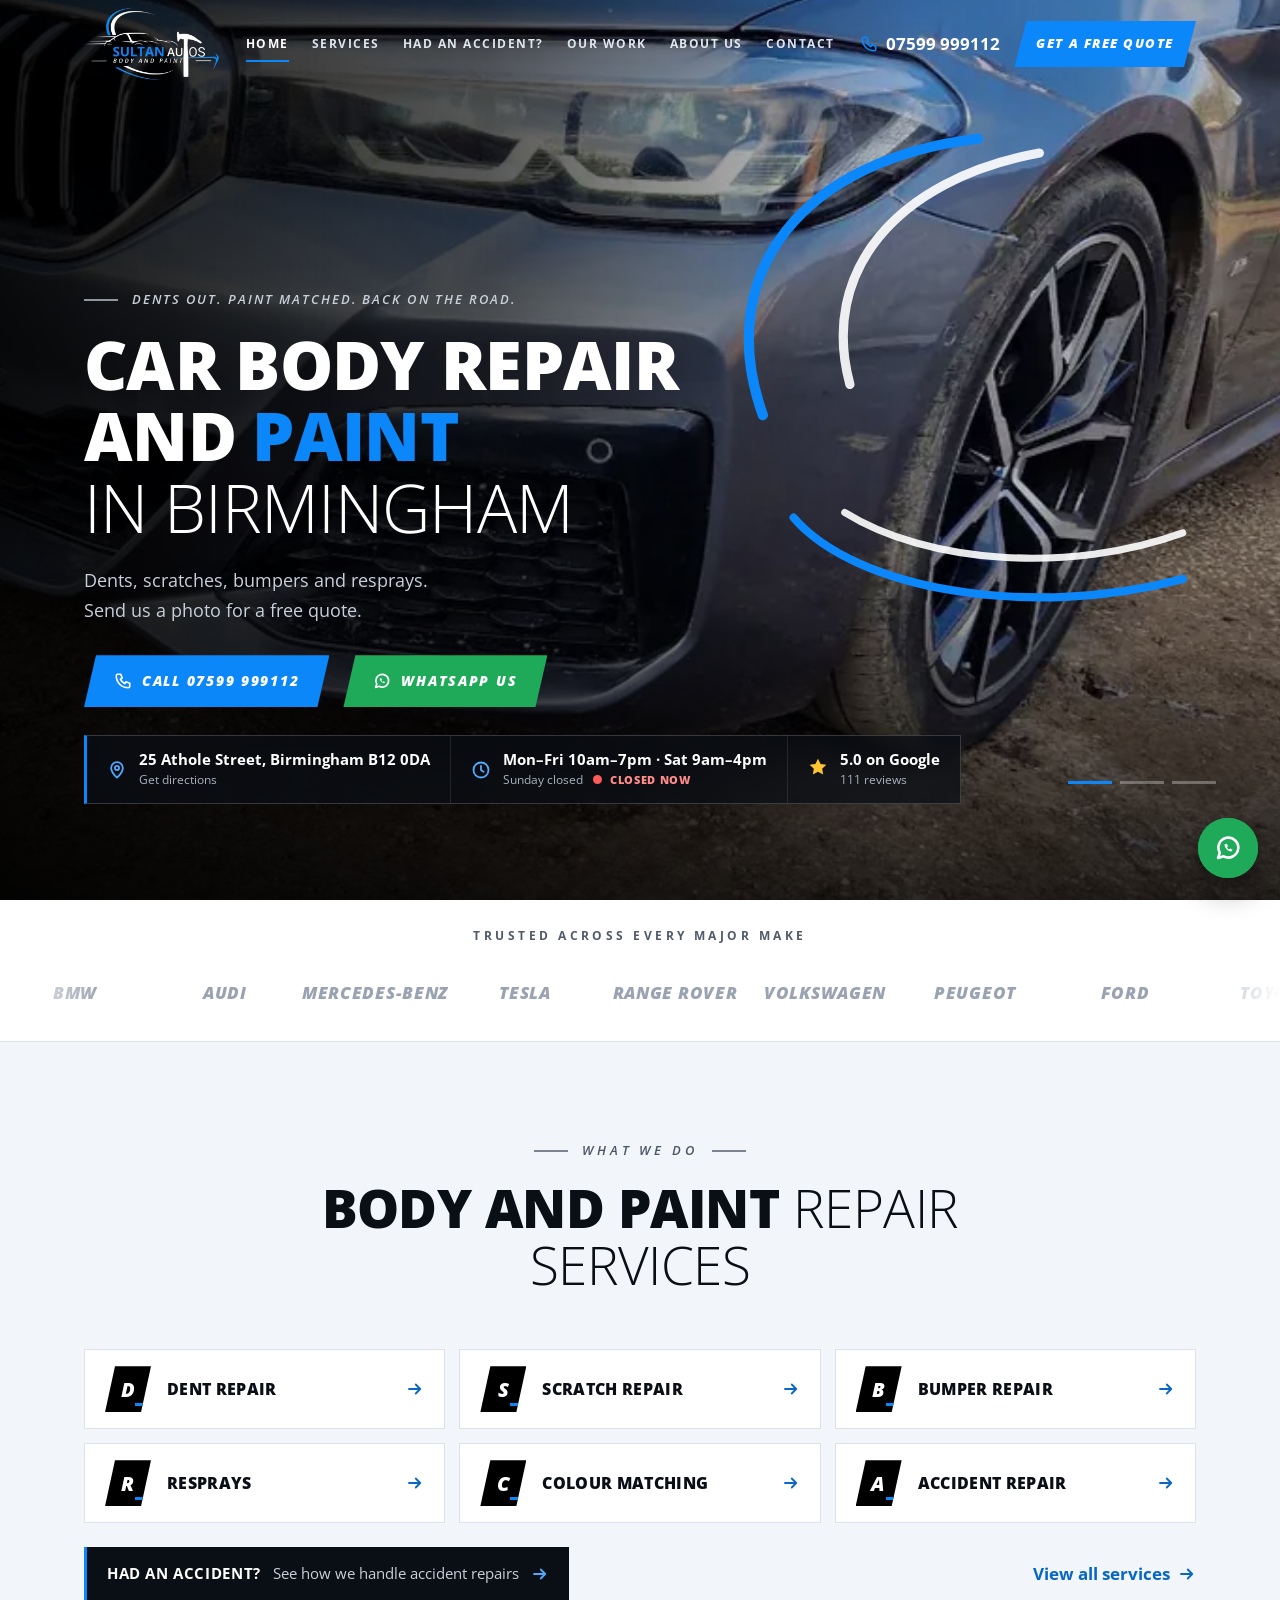
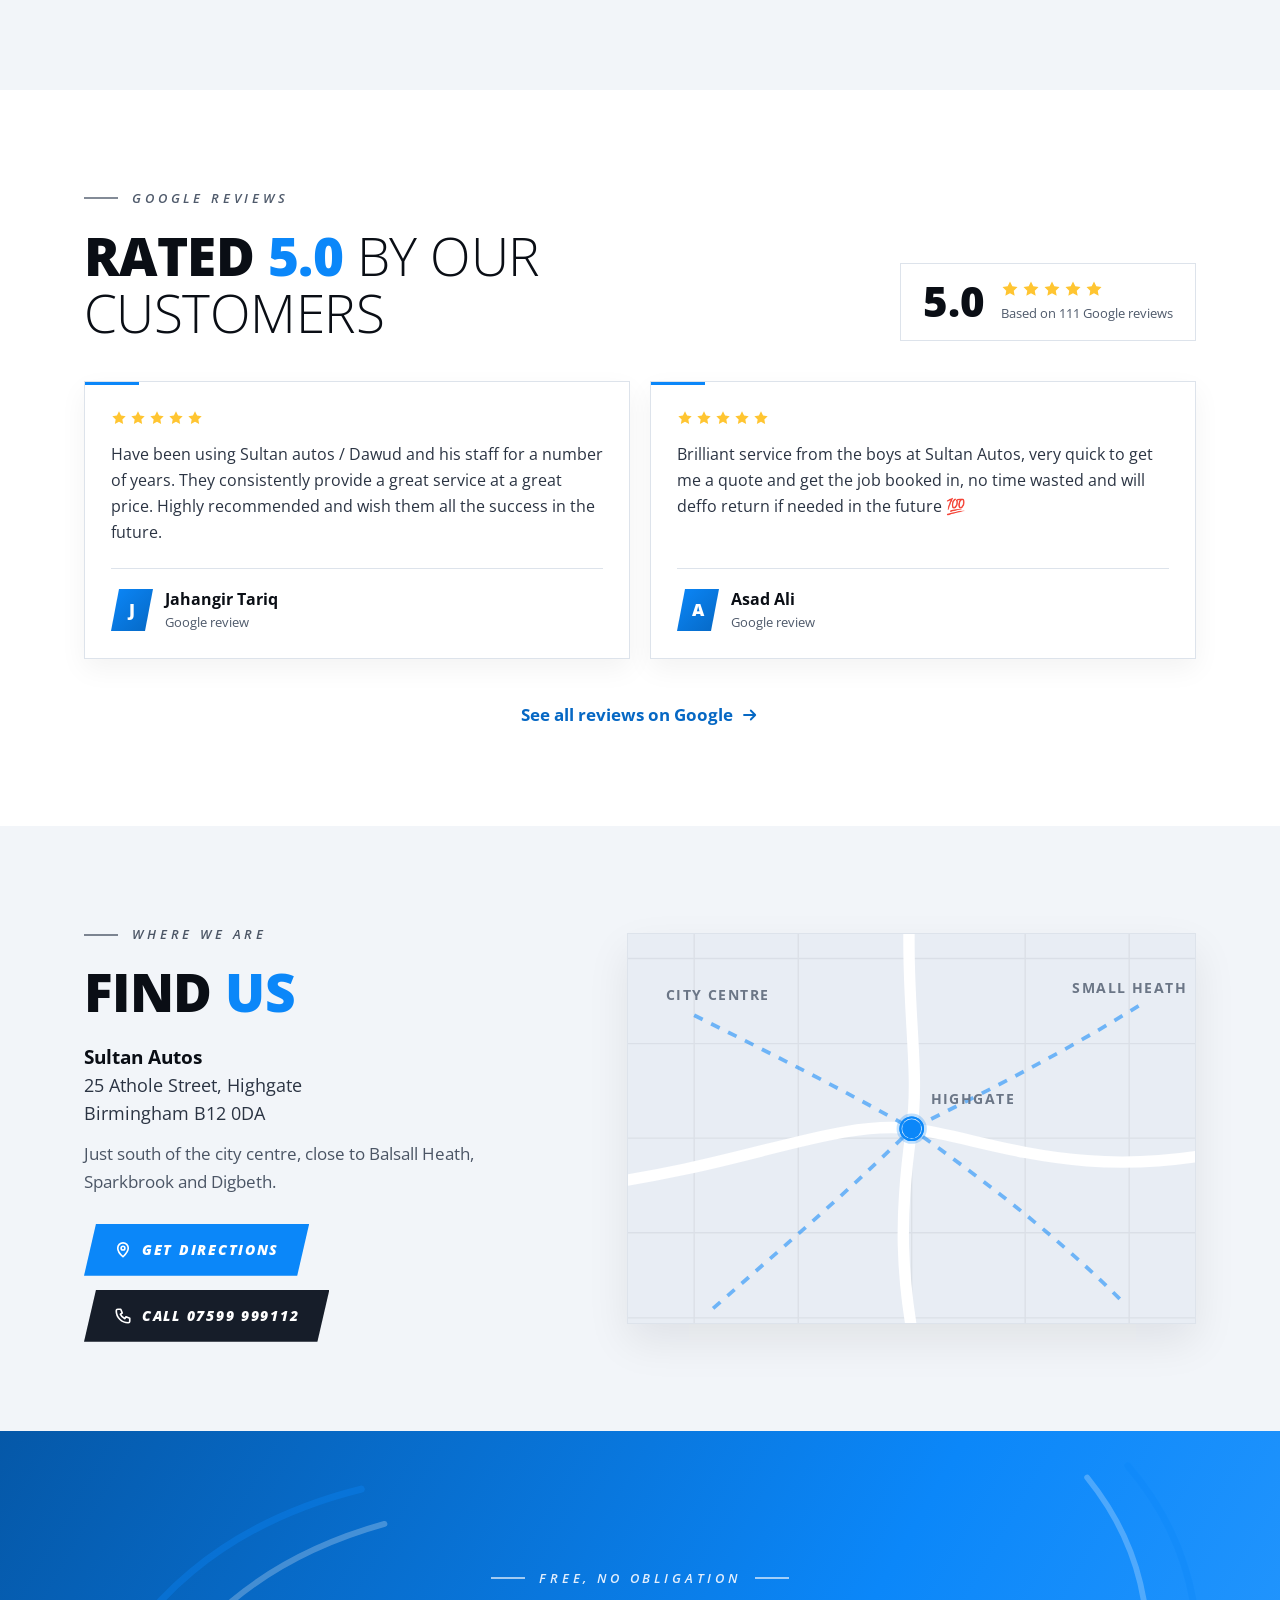
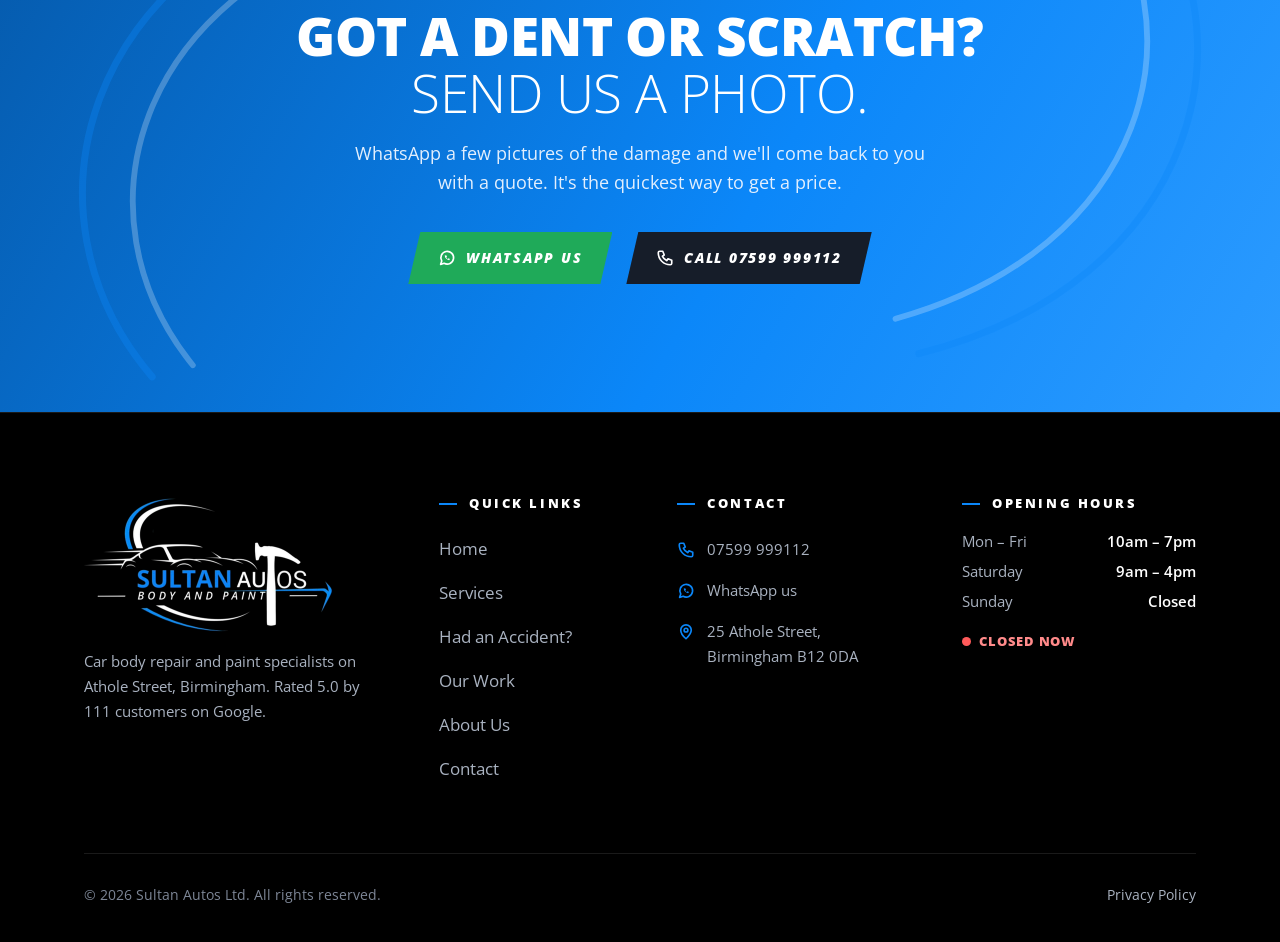
<file: index.html>
<!doctype html>
<html lang="en-GB">
<head>
<meta charset="utf-8">
<meta name="viewport" content="width=device-width, initial-scale=1, viewport-fit=cover">
<title>Sultan Autos | Car Body Repair &amp; Paint Shop, Birmingham</title>
<meta name="description" content="5.0 rated car body repair and paint shop in Birmingham B12. Dent, scratch and bumper repair, resprays, colour matching and accident repair. Free quotes.">
<meta name="theme-color" content="#000000">
<link rel="icon" href="data:image/svg+xml,%3Csvg xmlns='http://www.w3.org/2000/svg' viewBox='0 0 64 64'%3E%3Crect width='64' height='64' fill='%23000'/%3E%3Cpath d='M14 50C4 36 10 16 30 10' fill='none' stroke='%230b87f9' stroke-width='5' stroke-linecap='round'/%3E%3Ctext x='34' y='46' font-family='Arial,sans-serif' font-weight='900' font-style='italic' font-size='34' fill='%23fff' text-anchor='middle'%3ES%3C/text%3E%3C/svg%3E">
<meta property="og:type" content="website">
<meta property="og:title" content="Sultan Autos | Car Body Repair &amp; Paint Shop, Birmingham">
<meta property="og:description" content="5.0 rated car body repair and paint shop in Birmingham B12. Dent, scratch and bumper repair, resprays, colour matching and accident repair. Free quotes.">
<link rel="canonical" href="https://sultanautos.uk/">
<meta property="og:url" content="https://sultanautos.uk/">
<meta property="og:site_name" content="Sultan Autos">
<meta property="og:image" content="https://sultanautos.uk/assets/img/og/og-home.jpg">
<meta property="og:image:width" content="1062">
<meta property="og:image:height" content="556">
<meta property="og:image:alt" content="Grey BMW 5 Series at Sultan Autos, Birmingham">
<meta name="twitter:card" content="summary_large_image">
<link rel="preload" href="assets/fonts/open-sans.woff2" as="font" type="font/woff2" crossorigin>
<link rel="stylesheet" href="assets/css/style.css">
<script>document.documentElement.classList.add('js');function blf(i){if(!i.dataset.t){i.dataset.t=1;i.src=i.src.replace(/[.]svg$/,'.png')}else{var b=document.createElement('b');b.textContent=i.alt;i.replaceWith(b)}}</script>
<script type="application/ld+json">{"@context":"https://schema.org","@type":"AutoBodyShop","name":"Sultan Autos Ltd","description":"Car body repair and paint shop in Birmingham offering dent, scratch and bumper repair, resprays, colour matching and accident repair.","telephone":"+447599999112","address":{"@type":"PostalAddress","streetAddress":"25 Athole Street","addressLocality":"Birmingham","postalCode":"B12 0DA","addressCountry":"GB"},"geo":{"@type":"GeoCoordinates","latitude":52.463938,"longitude":-1.882437},"openingHoursSpecification":[{"@type":"OpeningHoursSpecification","dayOfWeek":["Monday","Tuesday","Wednesday","Thursday","Friday"],"opens":"10:00","closes":"19:00"},{"@type":"OpeningHoursSpecification","dayOfWeek":["Saturday"],"opens":"09:00","closes":"16:00"}],"url":"https://sultanautos.uk/","image":"https://sultanautos.uk/assets/img/og/og-home.jpg"}</script>
</head>
<body>
<a class="skip" href="#main">Skip to content</a>
<header class="hdr" id="hdr">
  <div class="wrap hdr-in">
    <a class="brand" href="index.html" aria-label="Sultan Autos, body and paint, home"><img src="assets/img/logo.webp" alt="Sultan Autos Body and Paint" width="500" height="272"></a>
    <nav class="nav" aria-label="Main"><a href="index.html" aria-current="page">Home</a><a href="services.html">Services</a><a href="accident-repair.html">Had an Accident?</a><a href="our-work.html">Our Work</a><a href="about.html">About Us</a><a href="contact.html">Contact</a></nav>
    <div class="hdr-cta">
      <a class="hdr-tel" href="tel:+447599999112"><svg viewBox="0 0 24 24" fill="none" stroke="currentColor" stroke-width="2.2" stroke-linecap="round" stroke-linejoin="round" aria-hidden="true"><path d="M5 3h4l2 5-2.5 1.5a11 11 0 0 0 6 6L16 13l5 2v4a2 2 0 0 1-2 2A16 16 0 0 1 3 5a2 2 0 0 1 2-2Z"/></svg>07599 999112</a>
      <a class="btn sm" href="contact.html#quote">Get a Free Quote</a>
      <a class="icon-btn" href="tel:+447599999112" aria-label="Call Sultan Autos on 07599 999112"><svg viewBox="0 0 24 24" fill="none" stroke="currentColor" stroke-width="2.2" stroke-linecap="round" stroke-linejoin="round" aria-hidden="true"><path d="M5 3h4l2 5-2.5 1.5a11 11 0 0 0 6 6L16 13l5 2v4a2 2 0 0 1-2 2A16 16 0 0 1 3 5a2 2 0 0 1 2-2Z"/></svg></a>
      <button class="burger" id="burger" type="button" aria-label="Open menu" aria-expanded="false" aria-controls="drawer"><span></span><span></span><span></span></button>
    </div>
  </div>
</header>
<div class="drawer" id="drawer" aria-hidden="true">
  <nav aria-label="Mobile"><a class="dl" href="index.html" aria-current="page" style="transition-delay:0.06s">Home<svg viewBox="0 0 24 24" fill="none" stroke="currentColor" stroke-width="2.4" stroke-linecap="round" stroke-linejoin="round" aria-hidden="true"><path d="M4 12h15M13 6l6 6-6 6"/></svg></a><a class="dl" href="services.html" style="transition-delay:0.11s">Services<svg viewBox="0 0 24 24" fill="none" stroke="currentColor" stroke-width="2.4" stroke-linecap="round" stroke-linejoin="round" aria-hidden="true"><path d="M4 12h15M13 6l6 6-6 6"/></svg></a><a class="dl" href="accident-repair.html" style="transition-delay:0.16s">Had an Accident?<svg viewBox="0 0 24 24" fill="none" stroke="currentColor" stroke-width="2.4" stroke-linecap="round" stroke-linejoin="round" aria-hidden="true"><path d="M4 12h15M13 6l6 6-6 6"/></svg></a><a class="dl" href="our-work.html" style="transition-delay:0.21s">Our Work<svg viewBox="0 0 24 24" fill="none" stroke="currentColor" stroke-width="2.4" stroke-linecap="round" stroke-linejoin="round" aria-hidden="true"><path d="M4 12h15M13 6l6 6-6 6"/></svg></a><a class="dl" href="about.html" style="transition-delay:0.26s">About Us<svg viewBox="0 0 24 24" fill="none" stroke="currentColor" stroke-width="2.4" stroke-linecap="round" stroke-linejoin="round" aria-hidden="true"><path d="M4 12h15M13 6l6 6-6 6"/></svg></a><a class="dl" href="contact.html" style="transition-delay:0.31s">Contact<svg viewBox="0 0 24 24" fill="none" stroke="currentColor" stroke-width="2.4" stroke-linecap="round" stroke-linejoin="round" aria-hidden="true"><path d="M4 12h15M13 6l6 6-6 6"/></svg></a></nav>
  <div class="btns"><a class="btn" href="contact.html#quote">Get a Free Quote</a><a class="btn wa" href="https://wa.me/447599999112?text=Hi%20Sultan%20Autos%2C%20I%27d%20like%20a%20quote." target="_blank" rel="noopener"><svg viewBox="0 0 24 24" fill="none" stroke="currentColor" stroke-width="2.2" stroke-linecap="round" stroke-linejoin="round" aria-hidden="true"><path d="M3.5 20.5 5 16a8.5 8.5 0 1 1 3.2 3.1Z"/><path d="M9 8.8c0 3 2.6 5.8 5.8 6.2l1.2-1.6-2-1-.9.9a4 4 0 0 1-2-2l.9-.9-1-2Z" fill="currentColor" stroke="none"/></svg>WhatsApp Us</a></div>
</div>
<main id="main">
<section class="hero">
  <div class="hero-media">
    <div class="slide on"><img src="assets/img/bmw5.webp" width="1100" height="556" alt="Grey BMW 5 Series at Sultan Autos" style="object-position:center 60%"></div>
    <div class="slide"><img src="assets/img/rangerover.webp" width="1200" height="626" alt="Silver Range Rover Sport" style="object-position:center 55%" loading="lazy"></div>
    <div class="slide"><img src="assets/img/bmw4_done.webp" width="716" height="727" alt="BMW 4 Series finished in the yard" style="object-position:center 60%" loading="lazy"></div>
  </div>
  <svg class="swoosh" viewBox="0 0 700 520" aria-hidden="true"><path pathLength="1" d="M330 30C160 50 70 160 120 300" stroke="#0b87f9" stroke-width="10"/><path class="s2" pathLength="1" d="M390 44C250 70 175 160 205 270" stroke="#fff" stroke-width="9"/><path pathLength="1" d="M150 400c60 70 230 100 380 60" stroke="#0b87f9" stroke-width="8"/><path class="s2" pathLength="1" d="M200 395c80 50 220 60 330 20" stroke="#fff" stroke-width="7"/></svg>
  <div class="wrap hero-in">
    <span class="eyebrow left hero-tag fade-up">Dents Out. Paint Matched. Back on the Road.</span>
    <h1><span class="ln"><span>Car Body Repair</span></span><span class="ln"><span>and <span class="blue">Paint</span></span></span><span class="ln"><span class="thin">in Birmingham</span></span></h1>
    <p class="lead fade-up d2">Dents, scratches, bumpers and resprays.<br>Send us a photo for a free quote.</p>
    <div class="btns fade-up d3"><a class="btn" href="tel:+447599999112"><svg viewBox="0 0 24 24" fill="none" stroke="currentColor" stroke-width="2.2" stroke-linecap="round" stroke-linejoin="round" aria-hidden="true"><path d="M5 3h4l2 5-2.5 1.5a11 11 0 0 0 6 6L16 13l5 2v4a2 2 0 0 1-2 2A16 16 0 0 1 3 5a2 2 0 0 1 2-2Z"/></svg>Call 07599 999112</a><a class="btn wa" href="https://wa.me/447599999112?text=Hi%20Sultan%20Autos%2C%20I%27d%20like%20a%20quote." target="_blank" rel="noopener"><svg viewBox="0 0 24 24" fill="none" stroke="currentColor" stroke-width="2.2" stroke-linecap="round" stroke-linejoin="round" aria-hidden="true"><path d="M3.5 20.5 5 16a8.5 8.5 0 1 1 3.2 3.1Z"/><path d="M9 8.8c0 3 2.6 5.8 5.8 6.2l1.2-1.6-2-1-.9.9a4 4 0 0 1-2-2l.9-.9-1-2Z" fill="currentColor" stroke="none"/></svg>WhatsApp Us</a></div>
    <div class="hero-info fade-up d4">
      <a href="https://www.google.com/maps/dir/?api=1&amp;destination=Sultan+Autos+LTD%2C+25+Athole+St%2C+Birmingham+B12+0DA" target="_blank" rel="noopener"><svg viewBox="0 0 24 24" fill="none" stroke="currentColor" stroke-width="2.2" stroke-linecap="round" stroke-linejoin="round" aria-hidden="true"><path d="M12 21s7-6.2 7-11.5A7 7 0 0 0 5 9.5C5 14.8 12 21 12 21Z"/><circle cx="12" cy="9.5" r="2.5"/></svg><span><b>25 Athole Street, Birmingham B12 0DA</b><small>Get directions</small></span></a>
      <div><svg viewBox="0 0 24 24" fill="none" stroke="currentColor" stroke-width="2.2" stroke-linecap="round" stroke-linejoin="round" aria-hidden="true"><circle cx="12" cy="12" r="9"/><path d="M12 7v5l3 2"/></svg><span><b>Mon–Fri 10am–7pm · Sat 9am–4pm</b><small>Sunday closed<span class="hrs-badge" hidden></span></small></span></div>
      <a href="#reviews"><span class="hi-star"><svg viewBox="0 0 24 24" fill="currentColor" aria-hidden="true"><path d="m12 2 3.1 6.3 6.9 1-5 4.9 1.2 6.8L12 17.8 5.8 21 7 14.2 2 9.3l6.9-1Z"/></svg></span><span><b>5.0 on Google</b><small>111 reviews</small></span></a>
    </div>
  </div>
  <div class="hero-dots"><button type="button" class="on" aria-label="Show photo 1"></button><button type="button" aria-label="Show photo 2"></button><button type="button" aria-label="Show photo 3"></button></div>
</section>
<section class="brands" aria-label="Car brands we repair">
  <p class="brands-label">Trusted across every major make</p>
  <div class="brands-wrap"><div class="strip-t"><ul><li><b>BMW</b></li><li><b>Audi</b></li><li><b>Mercedes-Benz</b></li><li><b>Tesla</b></li><li><b>Range Rover</b></li><li><b>Volkswagen</b></li><li><b>Peugeot</b></li><li><b>Ford</b></li><li><b>Toyota</b></li><li><b>Nissan</b></li><li><b>Kia</b></li><li><b>Vauxhall</b></li></ul><ul aria-hidden="true"><li><b>BMW</b></li><li><b>Audi</b></li><li><b>Mercedes-Benz</b></li><li><b>Tesla</b></li><li><b>Range Rover</b></li><li><b>Volkswagen</b></li><li><b>Peugeot</b></li><li><b>Ford</b></li><li><b>Toyota</b></li><li><b>Nissan</b></li><li><b>Kia</b></li><li><b>Vauxhall</b></li></ul></div></div>
</section>

<section class="sec light tight" id="services">
  <div class="wrap">
    <div class="sec-head center"><span class="eyebrow" data-r>What we do</span><h2 data-r data-d="1">Body and Paint <span class="thin">Repair Services</span></h2></div>
    <div class="svc-grid">
      <a class="svc-tile" href="services.html#dent-repair" data-r data-d="1"><span class="ltr" aria-hidden="true">D</span><span>Dent Repair</span><svg viewBox="0 0 24 24" fill="none" stroke="currentColor" stroke-width="2.4" stroke-linecap="round" stroke-linejoin="round" aria-hidden="true"><path d="M4 12h15M13 6l6 6-6 6"/></svg></a>
      <a class="svc-tile" href="services.html#scratch-repair" data-r data-d="2"><span class="ltr" aria-hidden="true">S</span><span>Scratch Repair</span><svg viewBox="0 0 24 24" fill="none" stroke="currentColor" stroke-width="2.4" stroke-linecap="round" stroke-linejoin="round" aria-hidden="true"><path d="M4 12h15M13 6l6 6-6 6"/></svg></a>
      <a class="svc-tile" href="services.html#bumper-repair" data-r data-d="3"><span class="ltr" aria-hidden="true">B</span><span>Bumper Repair</span><svg viewBox="0 0 24 24" fill="none" stroke="currentColor" stroke-width="2.4" stroke-linecap="round" stroke-linejoin="round" aria-hidden="true"><path d="M4 12h15M13 6l6 6-6 6"/></svg></a>
      <a class="svc-tile" href="services.html#resprays" data-r data-d="1"><span class="ltr" aria-hidden="true">R</span><span>Resprays</span><svg viewBox="0 0 24 24" fill="none" stroke="currentColor" stroke-width="2.4" stroke-linecap="round" stroke-linejoin="round" aria-hidden="true"><path d="M4 12h15M13 6l6 6-6 6"/></svg></a>
      <a class="svc-tile" href="services.html#colour-matching" data-r data-d="2"><span class="ltr" aria-hidden="true">C</span><span>Colour Matching</span><svg viewBox="0 0 24 24" fill="none" stroke="currentColor" stroke-width="2.4" stroke-linecap="round" stroke-linejoin="round" aria-hidden="true"><path d="M4 12h15M13 6l6 6-6 6"/></svg></a>
      <a class="svc-tile" href="services.html#accident-repair" data-r data-d="3"><span class="ltr" aria-hidden="true">A</span><span>Accident Repair</span><svg viewBox="0 0 24 24" fill="none" stroke="currentColor" stroke-width="2.4" stroke-linecap="round" stroke-linejoin="round" aria-hidden="true"><path d="M4 12h15M13 6l6 6-6 6"/></svg></a>
    </div>
    <div class="svc-foot" data-r>
      <a class="acc-note" href="accident-repair.html"><b>Had an accident?</b><span>See how we handle accident repairs</span><svg viewBox="0 0 24 24" fill="none" stroke="currentColor" stroke-width="2.4" stroke-linecap="round" stroke-linejoin="round" aria-hidden="true"><path d="M4 12h15M13 6l6 6-6 6"/></svg></a>
      <a class="link" href="services.html">View all services <svg viewBox="0 0 24 24" fill="none" stroke="currentColor" stroke-width="2.4" stroke-linecap="round" stroke-linejoin="round" aria-hidden="true"><path d="M4 12h15M13 6l6 6-6 6"/></svg></a>
    </div>
  </div>
</section>

<section class="sec tight" id="reviews">
  <div class="wrap">
    <div class="rev-top">
      <div class="sec-head"><span class="eyebrow left" data-r>Google Reviews</span><h2 data-r data-d="1">Rated <span class="blue">5.0</span> <span class="thin">by our customers</span></h2></div>
      <a class="g-score" href="https://www.google.com/maps/search/?api=1&amp;query=Sultan+Autos+LTD%2C+25+Athole+St%2C+Birmingham+B12+0DA" target="_blank" rel="noopener" data-r="r"><b>5.0</b><span><span class="stars" role="img" aria-label="5 out of 5 stars"><svg viewBox="0 0 24 24" fill="currentColor" aria-hidden="true"><path d="m12 2 3.1 6.3 6.9 1-5 4.9 1.2 6.8L12 17.8 5.8 21 7 14.2 2 9.3l6.9-1Z"/></svg><svg viewBox="0 0 24 24" fill="currentColor" aria-hidden="true"><path d="m12 2 3.1 6.3 6.9 1-5 4.9 1.2 6.8L12 17.8 5.8 21 7 14.2 2 9.3l6.9-1Z"/></svg><svg viewBox="0 0 24 24" fill="currentColor" aria-hidden="true"><path d="m12 2 3.1 6.3 6.9 1-5 4.9 1.2 6.8L12 17.8 5.8 21 7 14.2 2 9.3l6.9-1Z"/></svg><svg viewBox="0 0 24 24" fill="currentColor" aria-hidden="true"><path d="m12 2 3.1 6.3 6.9 1-5 4.9 1.2 6.8L12 17.8 5.8 21 7 14.2 2 9.3l6.9-1Z"/></svg><svg viewBox="0 0 24 24" fill="currentColor" aria-hidden="true"><path d="m12 2 3.1 6.3 6.9 1-5 4.9 1.2 6.8L12 17.8 5.8 21 7 14.2 2 9.3l6.9-1Z"/></svg></span><small>Based on 111 Google reviews</small></span></a>
    </div>
    <div class="rev-grid">
      <article class="rev" data-r data-d="1"><div class="stars" role="img" aria-label="5 out of 5 stars"><svg viewBox="0 0 24 24" fill="currentColor" aria-hidden="true"><path d="m12 2 3.1 6.3 6.9 1-5 4.9 1.2 6.8L12 17.8 5.8 21 7 14.2 2 9.3l6.9-1Z"/></svg><svg viewBox="0 0 24 24" fill="currentColor" aria-hidden="true"><path d="m12 2 3.1 6.3 6.9 1-5 4.9 1.2 6.8L12 17.8 5.8 21 7 14.2 2 9.3l6.9-1Z"/></svg><svg viewBox="0 0 24 24" fill="currentColor" aria-hidden="true"><path d="m12 2 3.1 6.3 6.9 1-5 4.9 1.2 6.8L12 17.8 5.8 21 7 14.2 2 9.3l6.9-1Z"/></svg><svg viewBox="0 0 24 24" fill="currentColor" aria-hidden="true"><path d="m12 2 3.1 6.3 6.9 1-5 4.9 1.2 6.8L12 17.8 5.8 21 7 14.2 2 9.3l6.9-1Z"/></svg><svg viewBox="0 0 24 24" fill="currentColor" aria-hidden="true"><path d="m12 2 3.1 6.3 6.9 1-5 4.9 1.2 6.8L12 17.8 5.8 21 7 14.2 2 9.3l6.9-1Z"/></svg></div><p>Have been using Sultan autos / Dawud and his staff for a number of years. They consistently provide a great service at a great price. Highly recommended and wish them all the success in the future.</p><footer><span class="av" aria-hidden="true">J</span><span><b>Jahangir Tariq</b><small>Google review</small></span></footer></article>
      <article class="rev" data-r data-d="2"><div class="stars" role="img" aria-label="5 out of 5 stars"><svg viewBox="0 0 24 24" fill="currentColor" aria-hidden="true"><path d="m12 2 3.1 6.3 6.9 1-5 4.9 1.2 6.8L12 17.8 5.8 21 7 14.2 2 9.3l6.9-1Z"/></svg><svg viewBox="0 0 24 24" fill="currentColor" aria-hidden="true"><path d="m12 2 3.1 6.3 6.9 1-5 4.9 1.2 6.8L12 17.8 5.8 21 7 14.2 2 9.3l6.9-1Z"/></svg><svg viewBox="0 0 24 24" fill="currentColor" aria-hidden="true"><path d="m12 2 3.1 6.3 6.9 1-5 4.9 1.2 6.8L12 17.8 5.8 21 7 14.2 2 9.3l6.9-1Z"/></svg><svg viewBox="0 0 24 24" fill="currentColor" aria-hidden="true"><path d="m12 2 3.1 6.3 6.9 1-5 4.9 1.2 6.8L12 17.8 5.8 21 7 14.2 2 9.3l6.9-1Z"/></svg><svg viewBox="0 0 24 24" fill="currentColor" aria-hidden="true"><path d="m12 2 3.1 6.3 6.9 1-5 4.9 1.2 6.8L12 17.8 5.8 21 7 14.2 2 9.3l6.9-1Z"/></svg></div><p>Brilliant service from the boys at Sultan Autos, very quick to get me a quote and get the job booked in, no time wasted and will deffo return if needed in the future 💯</p><footer><span class="av" aria-hidden="true">A</span><span><b>Asad Ali</b><small>Google review</small></span></footer></article>
    </div>
    <div class="rev-foot"><a class="link" href="https://www.google.com/maps/search/?api=1&amp;query=Sultan+Autos+LTD%2C+25+Athole+St%2C+Birmingham+B12+0DA" target="_blank" rel="noopener">See all reviews on Google <svg viewBox="0 0 24 24" fill="none" stroke="currentColor" stroke-width="2.4" stroke-linecap="round" stroke-linejoin="round" aria-hidden="true"><path d="M4 12h15M13 6l6 6-6 6"/></svg></a></div>
  </div>
</section>

<section class="sec light tight" id="find-us">
  <div class="wrap cover">
    <div>
      <span class="eyebrow left" data-r>Where we are</span>
      <h2 data-r data-d="1">Find <span class="blue">Us</span></h2>
      <address class="find-addr" data-r data-d="2"><b>Sultan Autos</b>25 Athole Street, Highgate<br>Birmingham B12 0DA</address>
      <p class="find-note" data-r data-d="2">Just south of the city centre, close to Balsall Heath, Sparkbrook and Digbeth.</p>
      <div class="btns" data-r data-d="3"><a class="btn" href="https://www.google.com/maps/dir/?api=1&amp;destination=Sultan+Autos+LTD%2C+25+Athole+St%2C+Birmingham+B12+0DA" target="_blank" rel="noopener"><svg viewBox="0 0 24 24" fill="none" stroke="currentColor" stroke-width="2.2" stroke-linecap="round" stroke-linejoin="round" aria-hidden="true"><path d="M12 21s7-6.2 7-11.5A7 7 0 0 0 5 9.5C5 14.8 12 21 12 21Z"/><circle cx="12" cy="9.5" r="2.5"/></svg>Get Directions</a><a class="btn dark" href="tel:+447599999112"><svg viewBox="0 0 24 24" fill="none" stroke="currentColor" stroke-width="2.2" stroke-linecap="round" stroke-linejoin="round" aria-hidden="true"><path d="M5 3h4l2 5-2.5 1.5a11 11 0 0 0 6 6L16 13l5 2v4a2 2 0 0 1-2 2A16 16 0 0 1 3 5a2 2 0 0 1 2-2Z"/></svg>Call 07599 999112</a></div>
    </div>
    <a class="map sm" href="https://www.google.com/maps/dir/?api=1&amp;destination=Sultan+Autos+LTD%2C+25+Athole+St%2C+Birmingham+B12+0DA" target="_blank" rel="noopener" aria-label="Open directions to Sultan Autos in Google Maps" data-r="z">
      <svg class="grid" viewBox="0 0 600 480" preserveAspectRatio="xMidYMid slice" aria-hidden="true">
  <g fill="none" stroke="rgba(10,14,21,.06)" stroke-width="1.4"><path d="M-50 60H650M-50 150H650M-50 250H650M-50 350H650M-50 440H650M70 -50V530M180 -50V530M300 -50V530M420 -50V530M530 -50V530"/></g>
  <g fill="none" stroke="#fff" stroke-width="12" stroke-linecap="round"><path d="M-40 300C120 280 220 230 300 240S480 300 650 260"/><path d="M300 -40C290 100 310 170 300 240S280 400 320 540"/></g>
  <g fill="none" stroke="rgba(11,135,249,.55)" stroke-width="4" stroke-dasharray="10 10"><path d="M70 120C150 160 230 200 300 240"/><path d="M540 110C460 160 380 200 300 240"/><path d="M90 430C170 360 240 300 300 240"/><path d="M520 420C450 350 370 290 300 240"/></g>
  <g font-family="Open Sans,sans-serif" font-size="15" font-weight="700" fill="#6b7686" letter-spacing="1.5"><text x="40" y="104">CITY CENTRE</text><text x="470" y="96">SMALL HEATH</text><text x="30" y="458">EDGBASTON</text><text x="470" y="458">MOSELEY</text><text x="320" y="214">HIGHGATE</text></g>
  <circle class="ring" cx="300" cy="240" r="12" fill="none" stroke="#0b87f9" stroke-width="2"/><circle class="ring r2" cx="300" cy="240" r="12" fill="none" stroke="#0b87f9" stroke-width="2"/>
  <circle cx="300" cy="240" r="16" fill="rgba(11,135,249,.25)"/><circle cx="300" cy="240" r="10" fill="#0b87f9"/>
</svg>
    </a>
  </div>
</section>
</main>
<section class="cta sec">
  <svg class="cta-arcs" viewBox="0 0 1200 500" preserveAspectRatio="xMidYMid slice" aria-hidden="true"><path d="M180 470C60 330 120 110 360 50" stroke="#0b87f9" stroke-width="6"/><path d="M215 460C110 330 165 140 380 80" stroke="#fff" stroke-width="5" opacity=".7"/><path d="M1020 30c120 140 60 360-180 420" stroke="#0b87f9" stroke-width="6"/><path d="M985 40c105 130 50 320-165 380" stroke="#fff" stroke-width="5" opacity=".7"/></svg>
  <div class="wrap">
    <span class="eyebrow" data-r>Free, no obligation</span>
    <h2 data-r data-d="1">Got a dent or scratch? <span class="thin">Send us a photo.</span></h2>
    <p class="lead" data-r data-d="2">WhatsApp a few pictures of the damage and we'll come back to you with a quote. It's the quickest way to get a price.</p>
    <div class="btns" data-r data-d="3"><a class="btn wa" href="https://wa.me/447599999112?text=Hi%20Sultan%20Autos%2C%20I%27d%20like%20a%20quote." target="_blank" rel="noopener"><svg viewBox="0 0 24 24" fill="none" stroke="currentColor" stroke-width="2.2" stroke-linecap="round" stroke-linejoin="round" aria-hidden="true"><path d="M3.5 20.5 5 16a8.5 8.5 0 1 1 3.2 3.1Z"/><path d="M9 8.8c0 3 2.6 5.8 5.8 6.2l1.2-1.6-2-1-.9.9a4 4 0 0 1-2-2l.9-.9-1-2Z" fill="currentColor" stroke="none"/></svg>WhatsApp Us</a><a class="btn dark" href="tel:+447599999112"><svg viewBox="0 0 24 24" fill="none" stroke="currentColor" stroke-width="2.2" stroke-linecap="round" stroke-linejoin="round" aria-hidden="true"><path d="M5 3h4l2 5-2.5 1.5a11 11 0 0 0 6 6L16 13l5 2v4a2 2 0 0 1-2 2A16 16 0 0 1 3 5a2 2 0 0 1 2-2Z"/></svg>Call 07599 999112</a></div>
  </div>
</section>
<footer class="foot">
  <div class="wrap">
    <div class="foot-grid">
      <div>
        <a href="index.html" aria-label="Sultan Autos home"><img class="foot-logo" src="assets/img/logo.webp" alt="Sultan Autos Body and Paint logo" width="500" height="272" loading="lazy"></a>
        <p>Car body repair and paint specialists on Athole Street, Birmingham. Rated 5.0 by 111 customers on Google.</p>
      </div>
      <div>
        <h3>Quick Links</h3>
        <ul><li><a href="index.html">Home</a></li><li><a href="services.html">Services</a></li><li><a href="accident-repair.html">Had an Accident?</a></li><li><a href="our-work.html">Our Work</a></li><li><a href="about.html">About Us</a></li><li><a href="contact.html">Contact</a></li></ul>
      </div>
      <div>
        <h3>Contact</h3>
        <a class="ci" href="tel:+447599999112"><svg viewBox="0 0 24 24" fill="none" stroke="currentColor" stroke-width="2.2" stroke-linecap="round" stroke-linejoin="round" aria-hidden="true"><path d="M5 3h4l2 5-2.5 1.5a11 11 0 0 0 6 6L16 13l5 2v4a2 2 0 0 1-2 2A16 16 0 0 1 3 5a2 2 0 0 1 2-2Z"/></svg><span>07599 999112</span></a>
        <a class="ci" href="https://wa.me/447599999112?text=Hi%20Sultan%20Autos%2C%20I%27d%20like%20a%20quote." target="_blank" rel="noopener"><svg viewBox="0 0 24 24" fill="none" stroke="currentColor" stroke-width="2.2" stroke-linecap="round" stroke-linejoin="round" aria-hidden="true"><path d="M3.5 20.5 5 16a8.5 8.5 0 1 1 3.2 3.1Z"/><path d="M9 8.8c0 3 2.6 5.8 5.8 6.2l1.2-1.6-2-1-.9.9a4 4 0 0 1-2-2l.9-.9-1-2Z" fill="currentColor" stroke="none"/></svg><span>WhatsApp us</span></a>
        <a class="ci" href="https://www.google.com/maps/dir/?api=1&amp;destination=Sultan+Autos+LTD%2C+25+Athole+St%2C+Birmingham+B12+0DA" target="_blank" rel="noopener"><svg viewBox="0 0 24 24" fill="none" stroke="currentColor" stroke-width="2.2" stroke-linecap="round" stroke-linejoin="round" aria-hidden="true"><path d="M12 21s7-6.2 7-11.5A7 7 0 0 0 5 9.5C5 14.8 12 21 12 21Z"/><circle cx="12" cy="9.5" r="2.5"/></svg><span>25 Athole Street, Birmingham B12 0DA</span></a>
      </div>
      <div>
        <h3>Opening Hours</h3>
        <div class="foot-hrs"><span>Mon – Fri</span><b>10am – 7pm</b><span>Saturday</span><b>9am – 4pm</b><span>Sunday</span><b>Closed</b></div>
        <p style="margin-top:14px"><span class="hrs-badge" hidden></span></p>
      </div>
    </div>
    <div class="foot-base"><span>&copy;&nbsp;<span class="yr">2026</span>&nbsp;Sultan Autos Ltd. All rights reserved.</span><span class="foot-links"><a href="privacy.html">Privacy Policy</a></span></div>
  </div>
</footer>
<nav class="mbar" aria-label="Quick contact"><a class="c" href="tel:+447599999112"><svg viewBox="0 0 24 24" fill="none" stroke="currentColor" stroke-width="2.2" stroke-linecap="round" stroke-linejoin="round" aria-hidden="true"><path d="M5 3h4l2 5-2.5 1.5a11 11 0 0 0 6 6L16 13l5 2v4a2 2 0 0 1-2 2A16 16 0 0 1 3 5a2 2 0 0 1 2-2Z"/></svg>Call</a><a class="w" href="https://wa.me/447599999112?text=Hi%20Sultan%20Autos%2C%20I%27d%20like%20a%20quote." target="_blank" rel="noopener"><svg viewBox="0 0 24 24" fill="none" stroke="currentColor" stroke-width="2.2" stroke-linecap="round" stroke-linejoin="round" aria-hidden="true"><path d="M3.5 20.5 5 16a8.5 8.5 0 1 1 3.2 3.1Z"/><path d="M9 8.8c0 3 2.6 5.8 5.8 6.2l1.2-1.6-2-1-.9.9a4 4 0 0 1-2-2l.9-.9-1-2Z" fill="currentColor" stroke="none"/></svg>WhatsApp</a><a class="q" href="contact.html#quote"><svg viewBox="0 0 24 24" fill="none" stroke="currentColor" stroke-width="2.4" stroke-linecap="round" stroke-linejoin="round" aria-hidden="true"><path d="M4 12h15M13 6l6 6-6 6"/></svg>Free Quote</a></nav>
<a class="fab" href="https://wa.me/447599999112?text=Hi%20Sultan%20Autos%2C%20I%27d%20like%20a%20quote." target="_blank" rel="noopener" aria-label="WhatsApp Sultan Autos"><svg viewBox="0 0 24 24" fill="none" stroke="currentColor" stroke-width="2.2" stroke-linecap="round" stroke-linejoin="round" aria-hidden="true"><path d="M3.5 20.5 5 16a8.5 8.5 0 1 1 3.2 3.1Z"/><path d="M9 8.8c0 3 2.6 5.8 5.8 6.2l1.2-1.6-2-1-.9.9a4 4 0 0 1-2-2l.9-.9-1-2Z" fill="currentColor" stroke="none"/></svg></a>
<script src="assets/js/main.js"></script>
</body>
</html>
</file>
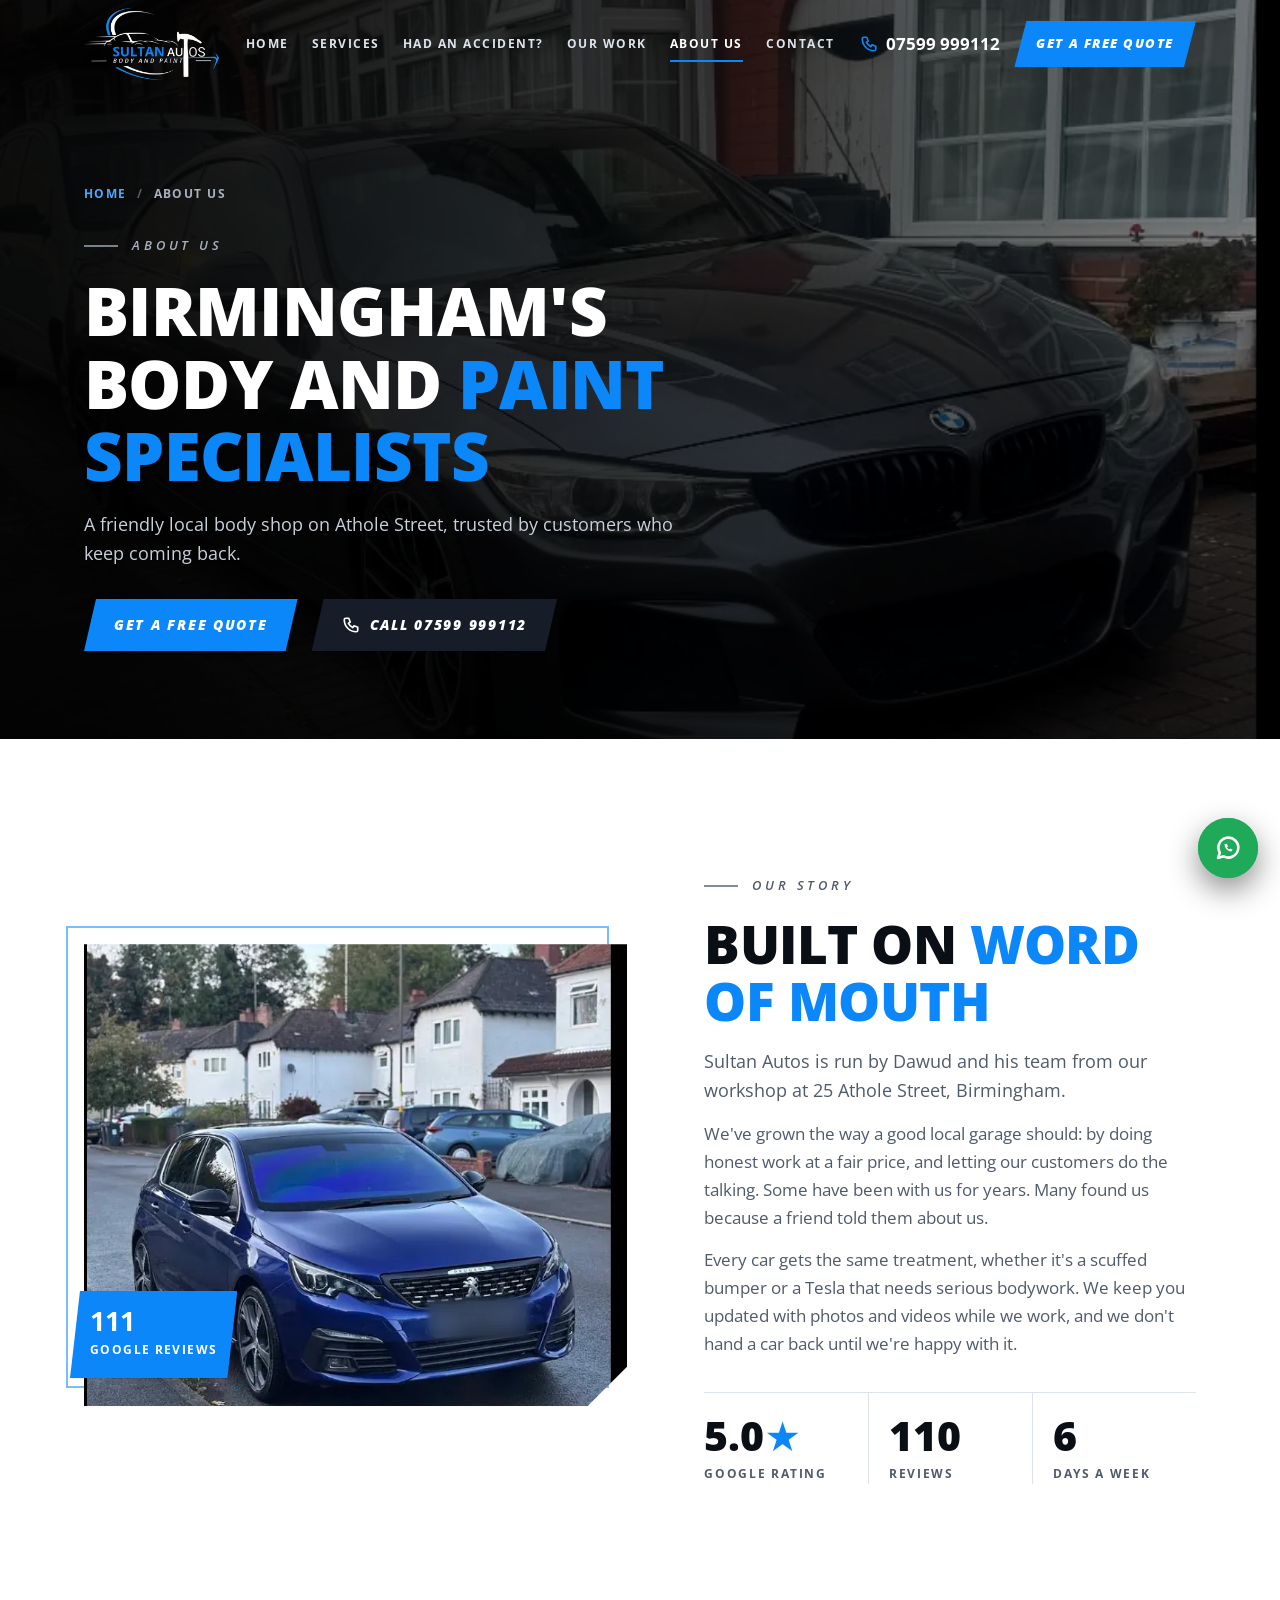
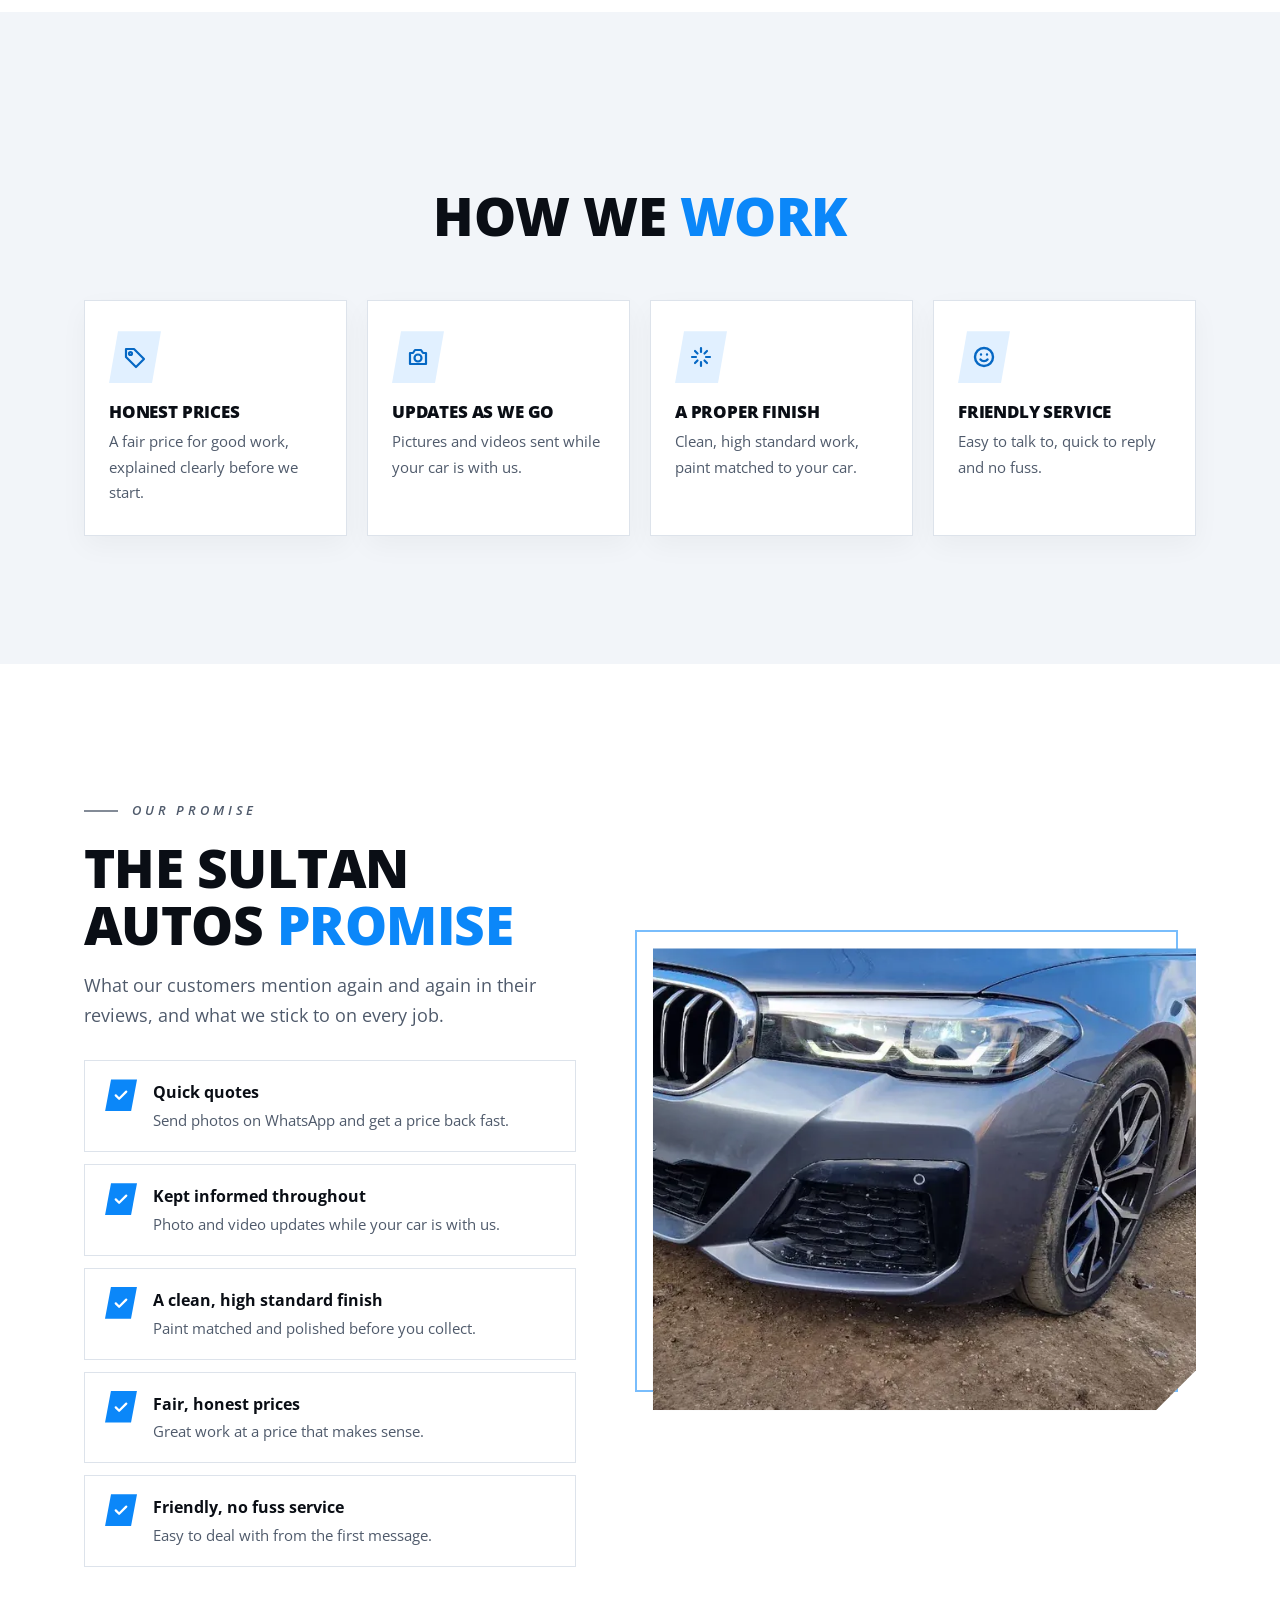
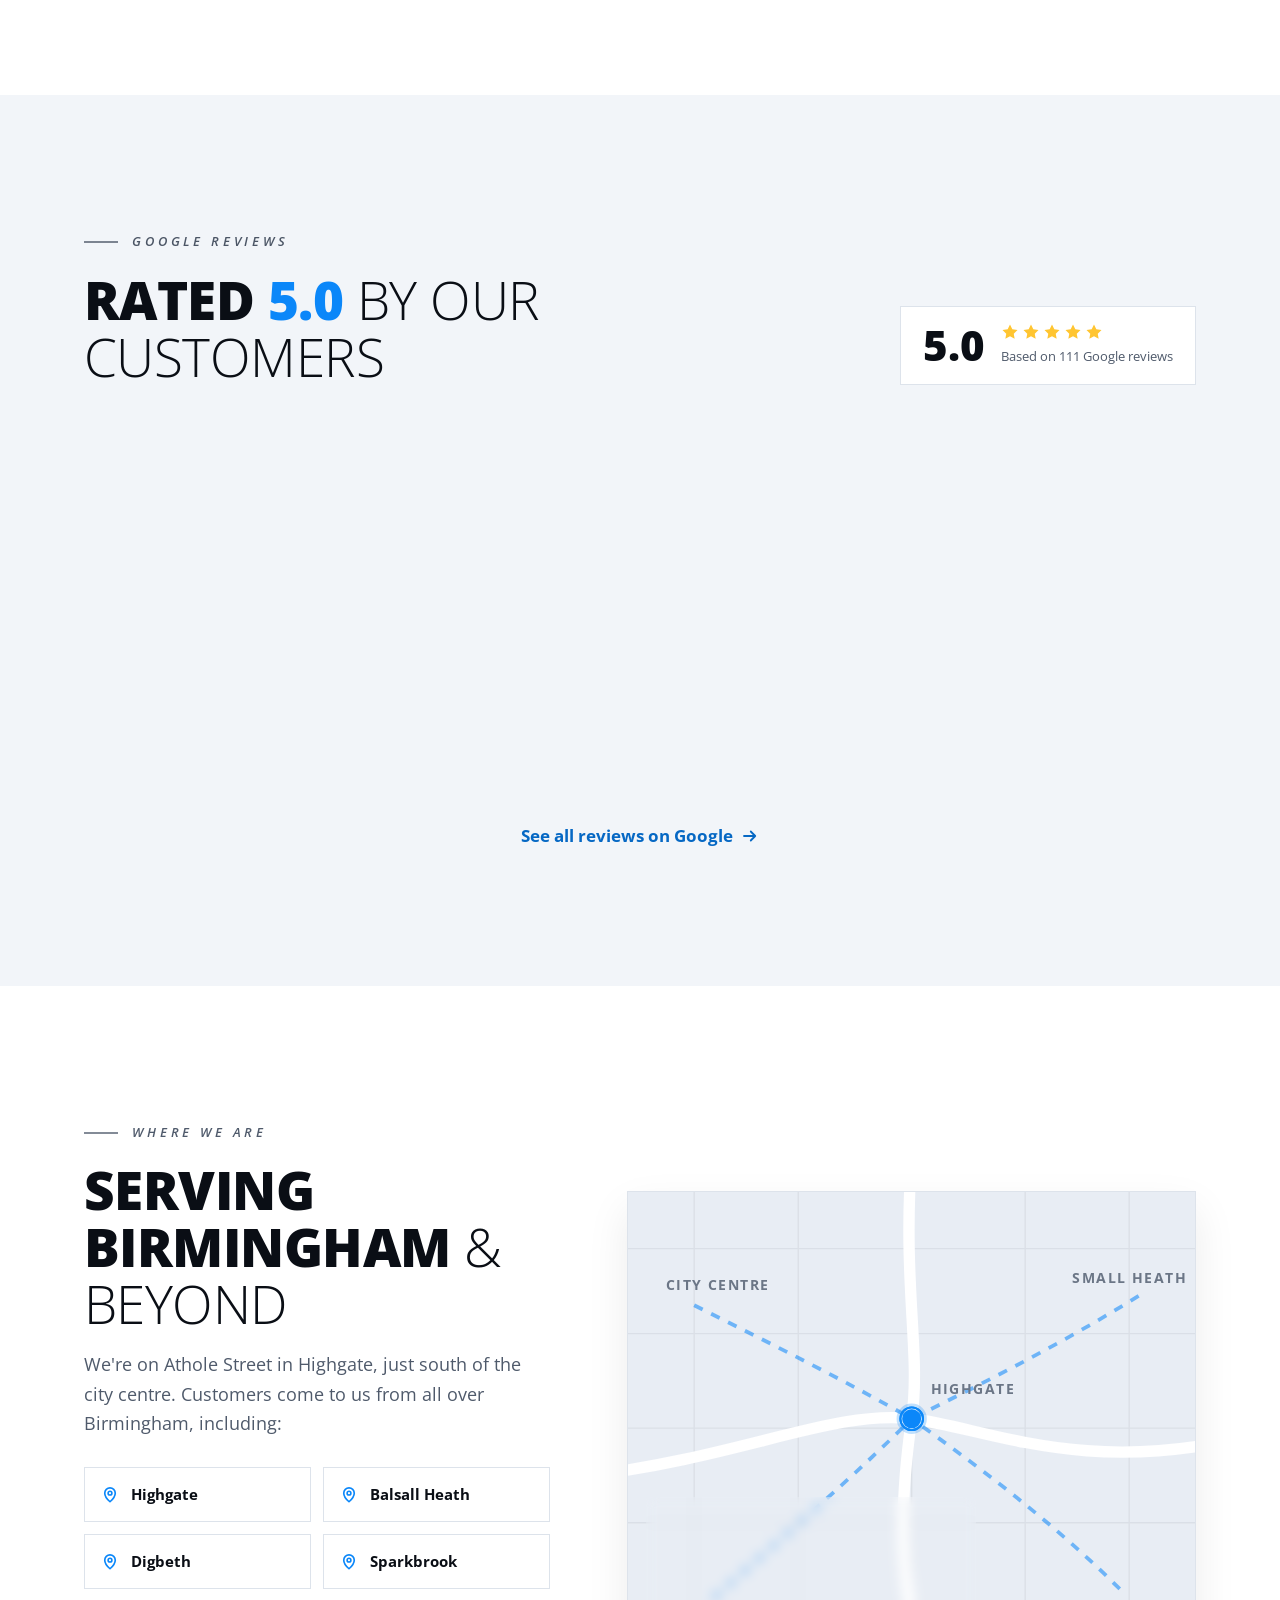
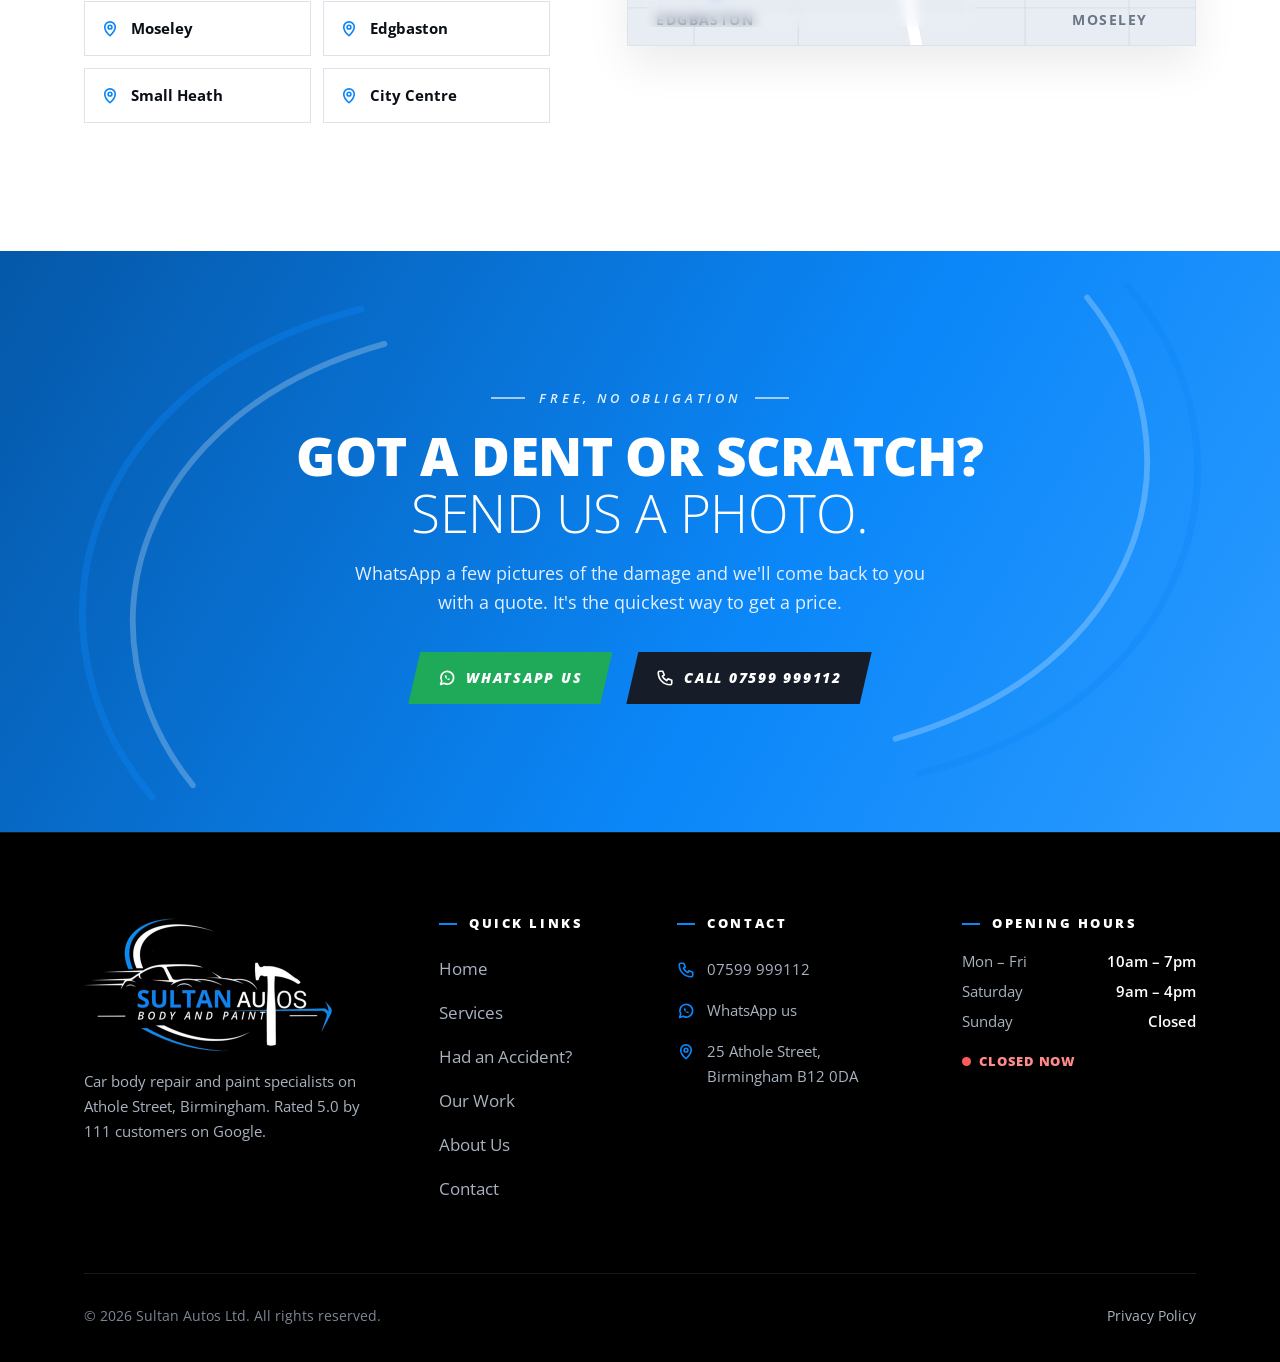
<file: about.html>
<!doctype html>
<html lang="en-GB">
<head>
<meta charset="utf-8">
<meta name="viewport" content="width=device-width, initial-scale=1, viewport-fit=cover">
<title>About Sultan Autos | Body and Paint Shop, Birmingham B12</title>
<meta name="description" content="Sultan Autos is a 5.0 rated car body and paint shop on Athole Street, Birmingham, run by Dawud and his team. Honest prices and a proper finish.">
<meta name="theme-color" content="#000000">
<link rel="icon" href="data:image/svg+xml,%3Csvg xmlns='http://www.w3.org/2000/svg' viewBox='0 0 64 64'%3E%3Crect width='64' height='64' fill='%23000'/%3E%3Cpath d='M14 50C4 36 10 16 30 10' fill='none' stroke='%230b87f9' stroke-width='5' stroke-linecap='round'/%3E%3Ctext x='34' y='46' font-family='Arial,sans-serif' font-weight='900' font-style='italic' font-size='34' fill='%23fff' text-anchor='middle'%3ES%3C/text%3E%3C/svg%3E">
<meta property="og:type" content="website">
<meta property="og:title" content="About Sultan Autos | Body and Paint Shop, Birmingham B12">
<meta property="og:description" content="Sultan Autos is a 5.0 rated car body and paint shop on Athole Street, Birmingham, run by Dawud and his team. Honest prices and a proper finish.">
<link rel="canonical" href="https://sultanautos.uk/about">
<meta property="og:url" content="https://sultanautos.uk/about">
<meta property="og:site_name" content="Sultan Autos">
<meta property="og:image" content="https://sultanautos.uk/assets/img/og/og-about.jpg">
<meta property="og:image:width" content="749">
<meta property="og:image:height" content="392">
<meta property="og:image:alt" content="Grey BMW 4 Series coupe after repair">
<meta name="twitter:card" content="summary_large_image">
<link rel="preload" href="assets/fonts/open-sans.woff2" as="font" type="font/woff2" crossorigin>
<link rel="stylesheet" href="assets/css/style.css">
<script>document.documentElement.classList.add('js');function blf(i){if(!i.dataset.t){i.dataset.t=1;i.src=i.src.replace(/[.]svg$/,'.png')}else{var b=document.createElement('b');b.textContent=i.alt;i.replaceWith(b)}}</script>
</head>
<body>
<a class="skip" href="#main">Skip to content</a>
<header class="hdr" id="hdr">
  <div class="wrap hdr-in">
    <a class="brand" href="index.html" aria-label="Sultan Autos, body and paint, home"><img src="assets/img/logo.webp" alt="Sultan Autos Body and Paint" width="500" height="272"></a>
    <nav class="nav" aria-label="Main"><a href="index.html">Home</a><a href="services.html">Services</a><a href="accident-repair.html">Had an Accident?</a><a href="our-work.html">Our Work</a><a href="about.html" aria-current="page">About Us</a><a href="contact.html">Contact</a></nav>
    <div class="hdr-cta">
      <a class="hdr-tel" href="tel:+447599999112"><svg viewBox="0 0 24 24" fill="none" stroke="currentColor" stroke-width="2.2" stroke-linecap="round" stroke-linejoin="round" aria-hidden="true"><path d="M5 3h4l2 5-2.5 1.5a11 11 0 0 0 6 6L16 13l5 2v4a2 2 0 0 1-2 2A16 16 0 0 1 3 5a2 2 0 0 1 2-2Z"/></svg>07599 999112</a>
      <a class="btn sm" href="contact.html#quote">Get a Free Quote</a>
      <a class="icon-btn" href="tel:+447599999112" aria-label="Call Sultan Autos on 07599 999112"><svg viewBox="0 0 24 24" fill="none" stroke="currentColor" stroke-width="2.2" stroke-linecap="round" stroke-linejoin="round" aria-hidden="true"><path d="M5 3h4l2 5-2.5 1.5a11 11 0 0 0 6 6L16 13l5 2v4a2 2 0 0 1-2 2A16 16 0 0 1 3 5a2 2 0 0 1 2-2Z"/></svg></a>
      <button class="burger" id="burger" type="button" aria-label="Open menu" aria-expanded="false" aria-controls="drawer"><span></span><span></span><span></span></button>
    </div>
  </div>
</header>
<div class="drawer" id="drawer" aria-hidden="true">
  <nav aria-label="Mobile"><a class="dl" href="index.html" style="transition-delay:0.06s">Home<svg viewBox="0 0 24 24" fill="none" stroke="currentColor" stroke-width="2.4" stroke-linecap="round" stroke-linejoin="round" aria-hidden="true"><path d="M4 12h15M13 6l6 6-6 6"/></svg></a><a class="dl" href="services.html" style="transition-delay:0.11s">Services<svg viewBox="0 0 24 24" fill="none" stroke="currentColor" stroke-width="2.4" stroke-linecap="round" stroke-linejoin="round" aria-hidden="true"><path d="M4 12h15M13 6l6 6-6 6"/></svg></a><a class="dl" href="accident-repair.html" style="transition-delay:0.16s">Had an Accident?<svg viewBox="0 0 24 24" fill="none" stroke="currentColor" stroke-width="2.4" stroke-linecap="round" stroke-linejoin="round" aria-hidden="true"><path d="M4 12h15M13 6l6 6-6 6"/></svg></a><a class="dl" href="our-work.html" style="transition-delay:0.21s">Our Work<svg viewBox="0 0 24 24" fill="none" stroke="currentColor" stroke-width="2.4" stroke-linecap="round" stroke-linejoin="round" aria-hidden="true"><path d="M4 12h15M13 6l6 6-6 6"/></svg></a><a class="dl" href="about.html" aria-current="page" style="transition-delay:0.26s">About Us<svg viewBox="0 0 24 24" fill="none" stroke="currentColor" stroke-width="2.4" stroke-linecap="round" stroke-linejoin="round" aria-hidden="true"><path d="M4 12h15M13 6l6 6-6 6"/></svg></a><a class="dl" href="contact.html" style="transition-delay:0.31s">Contact<svg viewBox="0 0 24 24" fill="none" stroke="currentColor" stroke-width="2.4" stroke-linecap="round" stroke-linejoin="round" aria-hidden="true"><path d="M4 12h15M13 6l6 6-6 6"/></svg></a></nav>
  <div class="btns"><a class="btn" href="contact.html#quote">Get a Free Quote</a><a class="btn wa" href="https://wa.me/447599999112?text=Hi%20Sultan%20Autos%2C%20I%27d%20like%20a%20quote." target="_blank" rel="noopener"><svg viewBox="0 0 24 24" fill="none" stroke="currentColor" stroke-width="2.2" stroke-linecap="round" stroke-linejoin="round" aria-hidden="true"><path d="M3.5 20.5 5 16a8.5 8.5 0 1 1 3.2 3.1Z"/><path d="M9 8.8c0 3 2.6 5.8 5.8 6.2l1.2-1.6-2-1-.9.9a4 4 0 0 1-2-2l.9-.9-1-2Z" fill="currentColor" stroke="none"/></svg>WhatsApp Us</a></div>
</div>
<main id="main">
<section class="phero">
  <div class="phero-bg" aria-hidden="true"><img src="assets/img/bmw4_street.webp" width="749" height="596" alt="" style="object-position:center"></div>
  <div class="wrap">
    <nav class="crumbs fade-up" aria-label="Breadcrumb"><a href="index.html">Home</a><span aria-hidden="true">/</span><span>About Us</span></nav>
    <span class="eyebrow left fade-up d1">About us</span>
    <h1 class="fade-up d1">Birmingham's Body and <span class="blue">Paint Specialists</span></h1>
    <p class="lead fade-up d2">A friendly local body shop on Athole Street, trusted by customers who keep coming back.</p>
    <div class="btns fade-up d3"><a class="btn" href="contact.html#quote">Get a Free Quote</a><a class="btn dark" href="tel:+447599999112"><svg viewBox="0 0 24 24" fill="none" stroke="currentColor" stroke-width="2.2" stroke-linecap="round" stroke-linejoin="round" aria-hidden="true"><path d="M5 3h4l2 5-2.5 1.5a11 11 0 0 0 6 6L16 13l5 2v4a2 2 0 0 1-2 2A16 16 0 0 1 3 5a2 2 0 0 1 2-2Z"/></svg>Call 07599 999112</a></div>
  </div>
</section>
<section class="sec">
  <div class="wrap split">
    <div class="split-media" data-r="l">
      <div class="frame"><img src="assets/img/peugeot.webp" width="734" height="651" alt="Blue Peugeot 308 GT" loading="lazy"></div>
      <div class="badge-float"><b>111</b><small>Google reviews</small></div>
    </div>
    <div>
      <span class="eyebrow left" data-r>Our story</span>
      <h2 data-r data-d="1">Built on <span class="blue">Word of Mouth</span></h2>
      <p class="lead" data-r data-d="2">Sultan Autos is run by Dawud and his team from our workshop at 25 Athole Street, Birmingham.</p>
      <p data-r data-d="3" style="color:var(--mute)">We've grown the way a good local garage should: by doing honest work at a fair price, and letting our customers do the talking. Some have been with us for years. Many found us because a friend told them about us.</p>
      <p data-r data-d="3" style="color:var(--mute)">Every car gets the same treatment, whether it's a scuffed bumper or a Tesla that needs serious bodywork. We keep you updated with photos and videos while we work, and we don't hand a car back until we're happy with it.</p>
      <div class="stats" data-r data-d="4">
        <div class="stat"><b><span data-count="5.0">5.0</span><i>★</i></b><small>Google rating</small></div>
        <div class="stat"><b><span data-count="111">111</span></b><small>Reviews</small></div>
        <div class="stat"><b>6</b><small>Days a week</small></div>
      </div>
    </div>
  </div>
</section>
<section class="sec alt">
  <div class="wrap">
    <div class="sec-head center"><span class="eyebrow" data-r>What we stand for</span><h2 data-r data-d="1">How We <span class="blue">Work</span></h2></div>
    <div class="values">
      <div class="val" data-r data-d="1"><span class="ico"><svg viewBox="0 0 24 24" fill="none" stroke="currentColor" stroke-width="2.2" stroke-linecap="round" stroke-linejoin="round" aria-hidden="true"><path d="M3 12V4h8l10 10-8 8Z"/><circle cx="7.5" cy="8.5" r="1.5"/></svg></span><h3>Honest prices</h3><p>A fair price for good work, explained clearly before we start.</p></div>
      <div class="val" data-r data-d="2"><span class="ico"><svg viewBox="0 0 24 24" fill="none" stroke="currentColor" stroke-width="2.2" stroke-linecap="round" stroke-linejoin="round" aria-hidden="true"><path d="M4 8h3l2-3h6l2 3h3v11H4Z"/><circle cx="12" cy="13" r="3.5"/></svg></span><h3>Updates as we go</h3><p>Pictures and videos sent while your car is with us.</p></div>
      <div class="val" data-r data-d="3"><span class="ico"><svg viewBox="0 0 24 24" fill="none" stroke="currentColor" stroke-width="2.2" stroke-linecap="round" stroke-linejoin="round" aria-hidden="true"><path d="M12 3v4M12 17v4M3 12h4M17 12h4M6 6l2.5 2.5M15.5 15.5 18 18M6 18l2.5-2.5M15.5 8.5 18 6"/></svg></span><h3>A proper finish</h3><p>Clean, high standard work, paint matched to your car.</p></div>
      <div class="val" data-r data-d="4"><span class="ico"><svg viewBox="0 0 24 24" fill="none" stroke="currentColor" stroke-width="2.4" stroke-linecap="round" stroke-linejoin="round" aria-hidden="true"><circle cx="12" cy="12" r="9"/><path d="M8.5 14.5a4.5 4.5 0 0 0 7 0M9 9.5h.01M15 9.5h.01"/></svg></span><h3>Friendly service</h3><p>Easy to talk to, quick to reply and no fuss.</p></div>
    </div>
  </div>
</section>
<section class="sec">
  <div class="wrap split flip">
    <div class="split-media" data-r="r"><div class="frame"><img src="assets/img/bmw5.webp" width="1100" height="556" alt="BMW 5 Series" loading="lazy" style="object-position:center 60%"></div></div>
    <div>
      <span class="eyebrow left" data-r>Our promise</span>
      <h2 data-r data-d="1">The Sultan Autos <span class="blue">Promise</span></h2>
      <p class="lead" data-r data-d="2">What our customers mention again and again in their reviews, and what we stick to on every job.</p>
      <ul class="promise">
<li data-r data-d="1"><span class="chk"><svg viewBox="0 0 24 24" fill="none" stroke="currentColor" stroke-width="3" stroke-linecap="round" stroke-linejoin="round" aria-hidden="true"><path d="m5 12.5 4.5 4.5L19 7.5"/></svg></span><span><b>Quick quotes</b><span>Send photos on WhatsApp and get a price back fast.</span></span></li>
<li data-r data-d="2"><span class="chk"><svg viewBox="0 0 24 24" fill="none" stroke="currentColor" stroke-width="3" stroke-linecap="round" stroke-linejoin="round" aria-hidden="true"><path d="m5 12.5 4.5 4.5L19 7.5"/></svg></span><span><b>Kept informed throughout</b><span>Photo and video updates while your car is with us.</span></span></li>
<li data-r data-d="3"><span class="chk"><svg viewBox="0 0 24 24" fill="none" stroke="currentColor" stroke-width="3" stroke-linecap="round" stroke-linejoin="round" aria-hidden="true"><path d="m5 12.5 4.5 4.5L19 7.5"/></svg></span><span><b>A clean, high standard finish</b><span>Paint matched and polished before you collect.</span></span></li>
<li data-r data-d="4"><span class="chk"><svg viewBox="0 0 24 24" fill="none" stroke="currentColor" stroke-width="3" stroke-linecap="round" stroke-linejoin="round" aria-hidden="true"><path d="m5 12.5 4.5 4.5L19 7.5"/></svg></span><span><b>Fair, honest prices</b><span>Great work at a price that makes sense.</span></span></li>
<li data-r data-d="5"><span class="chk"><svg viewBox="0 0 24 24" fill="none" stroke="currentColor" stroke-width="3" stroke-linecap="round" stroke-linejoin="round" aria-hidden="true"><path d="m5 12.5 4.5 4.5L19 7.5"/></svg></span><span><b>Friendly, no fuss service</b><span>Easy to deal with from the first message.</span></span></li>
      </ul>
    </div>
  </div>
</section>
<section class="sec light" id="reviews">
  <div class="wrap">
    <div class="rev-top">
      <div class="sec-head"><span class="eyebrow left" data-r>Google Reviews</span><h2 data-r data-d="1">Rated <span class="blue">5.0</span> <span class="thin">by our customers</span></h2></div>
      <a class="g-score" href="https://www.google.com/maps/search/?api=1&amp;query=Sultan+Autos+LTD%2C+25+Athole+St%2C+Birmingham+B12+0DA" target="_blank" rel="noopener" data-r="r"><b>5.0</b><span><span class="stars" role="img" aria-label="5 out of 5 stars"><svg viewBox="0 0 24 24" fill="currentColor" aria-hidden="true"><path d="m12 2 3.1 6.3 6.9 1-5 4.9 1.2 6.8L12 17.8 5.8 21 7 14.2 2 9.3l6.9-1Z"/></svg><svg viewBox="0 0 24 24" fill="currentColor" aria-hidden="true"><path d="m12 2 3.1 6.3 6.9 1-5 4.9 1.2 6.8L12 17.8 5.8 21 7 14.2 2 9.3l6.9-1Z"/></svg><svg viewBox="0 0 24 24" fill="currentColor" aria-hidden="true"><path d="m12 2 3.1 6.3 6.9 1-5 4.9 1.2 6.8L12 17.8 5.8 21 7 14.2 2 9.3l6.9-1Z"/></svg><svg viewBox="0 0 24 24" fill="currentColor" aria-hidden="true"><path d="m12 2 3.1 6.3 6.9 1-5 4.9 1.2 6.8L12 17.8 5.8 21 7 14.2 2 9.3l6.9-1Z"/></svg><svg viewBox="0 0 24 24" fill="currentColor" aria-hidden="true"><path d="m12 2 3.1 6.3 6.9 1-5 4.9 1.2 6.8L12 17.8 5.8 21 7 14.2 2 9.3l6.9-1Z"/></svg></span><small>Based on 111 Google reviews</small></span></a>
    </div>
  </div>
  <div class="rev-wrap" data-r>
    <div class="rev-track">
        <article class="rev"><div class="stars" role="img" aria-label="5 out of 5 stars"><svg viewBox="0 0 24 24" fill="currentColor" aria-hidden="true"><path d="m12 2 3.1 6.3 6.9 1-5 4.9 1.2 6.8L12 17.8 5.8 21 7 14.2 2 9.3l6.9-1Z"/></svg><svg viewBox="0 0 24 24" fill="currentColor" aria-hidden="true"><path d="m12 2 3.1 6.3 6.9 1-5 4.9 1.2 6.8L12 17.8 5.8 21 7 14.2 2 9.3l6.9-1Z"/></svg><svg viewBox="0 0 24 24" fill="currentColor" aria-hidden="true"><path d="m12 2 3.1 6.3 6.9 1-5 4.9 1.2 6.8L12 17.8 5.8 21 7 14.2 2 9.3l6.9-1Z"/></svg><svg viewBox="0 0 24 24" fill="currentColor" aria-hidden="true"><path d="m12 2 3.1 6.3 6.9 1-5 4.9 1.2 6.8L12 17.8 5.8 21 7 14.2 2 9.3l6.9-1Z"/></svg><svg viewBox="0 0 24 24" fill="currentColor" aria-hidden="true"><path d="m12 2 3.1 6.3 6.9 1-5 4.9 1.2 6.8L12 17.8 5.8 21 7 14.2 2 9.3l6.9-1Z"/></svg></div><p>Have been using Sultan autos / Dawud and his staff for a number of years. They consistently provide a great service at a great price. Highly recommended and wish them all the success in the future.</p><footer><span class="av" aria-hidden="true">J</span><span><b>Jahangir Tariq</b><small>Google review</small></span></footer></article>
        <article class="rev"><div class="stars" role="img" aria-label="5 out of 5 stars"><svg viewBox="0 0 24 24" fill="currentColor" aria-hidden="true"><path d="m12 2 3.1 6.3 6.9 1-5 4.9 1.2 6.8L12 17.8 5.8 21 7 14.2 2 9.3l6.9-1Z"/></svg><svg viewBox="0 0 24 24" fill="currentColor" aria-hidden="true"><path d="m12 2 3.1 6.3 6.9 1-5 4.9 1.2 6.8L12 17.8 5.8 21 7 14.2 2 9.3l6.9-1Z"/></svg><svg viewBox="0 0 24 24" fill="currentColor" aria-hidden="true"><path d="m12 2 3.1 6.3 6.9 1-5 4.9 1.2 6.8L12 17.8 5.8 21 7 14.2 2 9.3l6.9-1Z"/></svg><svg viewBox="0 0 24 24" fill="currentColor" aria-hidden="true"><path d="m12 2 3.1 6.3 6.9 1-5 4.9 1.2 6.8L12 17.8 5.8 21 7 14.2 2 9.3l6.9-1Z"/></svg><svg viewBox="0 0 24 24" fill="currentColor" aria-hidden="true"><path d="m12 2 3.1 6.3 6.9 1-5 4.9 1.2 6.8L12 17.8 5.8 21 7 14.2 2 9.3l6.9-1Z"/></svg></div><p>Superb service &amp; very professional. Daud knows what he’s doing &amp; has many years experience. Best of all you are kept informed every step of the way with pictures &amp; videos sent with updates too. The final work is so clean, car was washed too. Would 100% recommend.</p><footer><span class="av" aria-hidden="true">H</span><span><b>Hassan Ahmed</b><small>Google review</small></span></footer></article>
        <article class="rev"><div class="stars" role="img" aria-label="5 out of 5 stars"><svg viewBox="0 0 24 24" fill="currentColor" aria-hidden="true"><path d="m12 2 3.1 6.3 6.9 1-5 4.9 1.2 6.8L12 17.8 5.8 21 7 14.2 2 9.3l6.9-1Z"/></svg><svg viewBox="0 0 24 24" fill="currentColor" aria-hidden="true"><path d="m12 2 3.1 6.3 6.9 1-5 4.9 1.2 6.8L12 17.8 5.8 21 7 14.2 2 9.3l6.9-1Z"/></svg><svg viewBox="0 0 24 24" fill="currentColor" aria-hidden="true"><path d="m12 2 3.1 6.3 6.9 1-5 4.9 1.2 6.8L12 17.8 5.8 21 7 14.2 2 9.3l6.9-1Z"/></svg><svg viewBox="0 0 24 24" fill="currentColor" aria-hidden="true"><path d="m12 2 3.1 6.3 6.9 1-5 4.9 1.2 6.8L12 17.8 5.8 21 7 14.2 2 9.3l6.9-1Z"/></svg><svg viewBox="0 0 24 24" fill="currentColor" aria-hidden="true"><path d="m12 2 3.1 6.3 6.9 1-5 4.9 1.2 6.8L12 17.8 5.8 21 7 14.2 2 9.3l6.9-1Z"/></svg></div><p>Brilliant service from the boys at Sultan Autos, very quick to get me a quote and get the job booked in, no time wasted and will deffo return if needed in the future 💯</p><footer><span class="av" aria-hidden="true">A</span><span><b>Asad Ali</b><small>Google review</small></span></footer></article>
        <article class="rev"><div class="stars" role="img" aria-label="5 out of 5 stars"><svg viewBox="0 0 24 24" fill="currentColor" aria-hidden="true"><path d="m12 2 3.1 6.3 6.9 1-5 4.9 1.2 6.8L12 17.8 5.8 21 7 14.2 2 9.3l6.9-1Z"/></svg><svg viewBox="0 0 24 24" fill="currentColor" aria-hidden="true"><path d="m12 2 3.1 6.3 6.9 1-5 4.9 1.2 6.8L12 17.8 5.8 21 7 14.2 2 9.3l6.9-1Z"/></svg><svg viewBox="0 0 24 24" fill="currentColor" aria-hidden="true"><path d="m12 2 3.1 6.3 6.9 1-5 4.9 1.2 6.8L12 17.8 5.8 21 7 14.2 2 9.3l6.9-1Z"/></svg><svg viewBox="0 0 24 24" fill="currentColor" aria-hidden="true"><path d="m12 2 3.1 6.3 6.9 1-5 4.9 1.2 6.8L12 17.8 5.8 21 7 14.2 2 9.3l6.9-1Z"/></svg><svg viewBox="0 0 24 24" fill="currentColor" aria-hidden="true"><path d="m12 2 3.1 6.3 6.9 1-5 4.9 1.2 6.8L12 17.8 5.8 21 7 14.2 2 9.3l6.9-1Z"/></svg></div><p>We had a big dent in the left wing, cracks and scratches on the bumper, and broken grilles. Nice guy and he did an amazing job on our Audi A3. Would definitely recommend him if you need any bodywork done.</p><footer><span class="av" aria-hidden="true">M</span><span><b>Melissa Jary</b><small>Google review</small></span></footer></article>
        <article class="rev"><div class="stars" role="img" aria-label="5 out of 5 stars"><svg viewBox="0 0 24 24" fill="currentColor" aria-hidden="true"><path d="m12 2 3.1 6.3 6.9 1-5 4.9 1.2 6.8L12 17.8 5.8 21 7 14.2 2 9.3l6.9-1Z"/></svg><svg viewBox="0 0 24 24" fill="currentColor" aria-hidden="true"><path d="m12 2 3.1 6.3 6.9 1-5 4.9 1.2 6.8L12 17.8 5.8 21 7 14.2 2 9.3l6.9-1Z"/></svg><svg viewBox="0 0 24 24" fill="currentColor" aria-hidden="true"><path d="m12 2 3.1 6.3 6.9 1-5 4.9 1.2 6.8L12 17.8 5.8 21 7 14.2 2 9.3l6.9-1Z"/></svg><svg viewBox="0 0 24 24" fill="currentColor" aria-hidden="true"><path d="m12 2 3.1 6.3 6.9 1-5 4.9 1.2 6.8L12 17.8 5.8 21 7 14.2 2 9.3l6.9-1Z"/></svg><svg viewBox="0 0 24 24" fill="currentColor" aria-hidden="true"><path d="m12 2 3.1 6.3 6.9 1-5 4.9 1.2 6.8L12 17.8 5.8 21 7 14.2 2 9.3l6.9-1Z"/></svg></div><p>I recommend them to anyone who wants good car body spray at a good price and in less time. You won’t be disappointed. They repaired my Tesla, a car worth £50,000.</p><footer><span class="av" aria-hidden="true">V</span><span><b>Vinod Garg</b><small>Google review</small></span></footer></article>
        <article class="rev"><div class="stars" role="img" aria-label="5 out of 5 stars"><svg viewBox="0 0 24 24" fill="currentColor" aria-hidden="true"><path d="m12 2 3.1 6.3 6.9 1-5 4.9 1.2 6.8L12 17.8 5.8 21 7 14.2 2 9.3l6.9-1Z"/></svg><svg viewBox="0 0 24 24" fill="currentColor" aria-hidden="true"><path d="m12 2 3.1 6.3 6.9 1-5 4.9 1.2 6.8L12 17.8 5.8 21 7 14.2 2 9.3l6.9-1Z"/></svg><svg viewBox="0 0 24 24" fill="currentColor" aria-hidden="true"><path d="m12 2 3.1 6.3 6.9 1-5 4.9 1.2 6.8L12 17.8 5.8 21 7 14.2 2 9.3l6.9-1Z"/></svg><svg viewBox="0 0 24 24" fill="currentColor" aria-hidden="true"><path d="m12 2 3.1 6.3 6.9 1-5 4.9 1.2 6.8L12 17.8 5.8 21 7 14.2 2 9.3l6.9-1Z"/></svg><svg viewBox="0 0 24 24" fill="currentColor" aria-hidden="true"><path d="m12 2 3.1 6.3 6.9 1-5 4.9 1.2 6.8L12 17.8 5.8 21 7 14.2 2 9.3l6.9-1Z"/></svg></div><p>Great friendly professional service, the work was carried out to a high standard by a young man who will no doubt excel to a very high standard. Thanks</p><footer><span class="av" aria-hidden="true">W</span><span><b>Wikas Lone</b><small>Google review</small></span></footer></article>
        <article class="rev"><div class="stars" role="img" aria-label="5 out of 5 stars"><svg viewBox="0 0 24 24" fill="currentColor" aria-hidden="true"><path d="m12 2 3.1 6.3 6.9 1-5 4.9 1.2 6.8L12 17.8 5.8 21 7 14.2 2 9.3l6.9-1Z"/></svg><svg viewBox="0 0 24 24" fill="currentColor" aria-hidden="true"><path d="m12 2 3.1 6.3 6.9 1-5 4.9 1.2 6.8L12 17.8 5.8 21 7 14.2 2 9.3l6.9-1Z"/></svg><svg viewBox="0 0 24 24" fill="currentColor" aria-hidden="true"><path d="m12 2 3.1 6.3 6.9 1-5 4.9 1.2 6.8L12 17.8 5.8 21 7 14.2 2 9.3l6.9-1Z"/></svg><svg viewBox="0 0 24 24" fill="currentColor" aria-hidden="true"><path d="m12 2 3.1 6.3 6.9 1-5 4.9 1.2 6.8L12 17.8 5.8 21 7 14.2 2 9.3l6.9-1Z"/></svg><svg viewBox="0 0 24 24" fill="currentColor" aria-hidden="true"><path d="m12 2 3.1 6.3 6.9 1-5 4.9 1.2 6.8L12 17.8 5.8 21 7 14.2 2 9.3l6.9-1Z"/></svg></div><p>Exceptional service. The results are amazing, thank you for your hard work.</p><footer><span class="av" aria-hidden="true">L</span><span><b>Lettie</b><small>Google review</small></span></footer></article>
    </div>
  </div>
  <div class="wrap rev-foot"><a class="link" href="https://www.google.com/maps/search/?api=1&amp;query=Sultan+Autos+LTD%2C+25+Athole+St%2C+Birmingham+B12+0DA" target="_blank" rel="noopener">See all reviews on Google <svg viewBox="0 0 24 24" fill="none" stroke="currentColor" stroke-width="2.4" stroke-linecap="round" stroke-linejoin="round" aria-hidden="true"><path d="M4 12h15M13 6l6 6-6 6"/></svg></a></div>
</section>

<section class="sec">
  <div class="wrap cover">
    <div>
      <span class="eyebrow left" data-r>Where we are</span>
      <h2 data-r data-d="1">Serving Birmingham <span class="thin">&amp; Beyond</span></h2>
      <p class="lead" data-r data-d="2">We're on Athole Street in Highgate, just south of the city centre. Customers come to us from all over Birmingham, including:</p>
      <ul class="areas"><li data-r data-d="1"><svg viewBox="0 0 24 24" fill="none" stroke="currentColor" stroke-width="2.2" stroke-linecap="round" stroke-linejoin="round" aria-hidden="true"><path d="M12 21s7-6.2 7-11.5A7 7 0 0 0 5 9.5C5 14.8 12 21 12 21Z"/><circle cx="12" cy="9.5" r="2.5"/></svg>Highgate</li><li data-r data-d="2"><svg viewBox="0 0 24 24" fill="none" stroke="currentColor" stroke-width="2.2" stroke-linecap="round" stroke-linejoin="round" aria-hidden="true"><path d="M12 21s7-6.2 7-11.5A7 7 0 0 0 5 9.5C5 14.8 12 21 12 21Z"/><circle cx="12" cy="9.5" r="2.5"/></svg>Balsall Heath</li><li data-r data-d="3"><svg viewBox="0 0 24 24" fill="none" stroke="currentColor" stroke-width="2.2" stroke-linecap="round" stroke-linejoin="round" aria-hidden="true"><path d="M12 21s7-6.2 7-11.5A7 7 0 0 0 5 9.5C5 14.8 12 21 12 21Z"/><circle cx="12" cy="9.5" r="2.5"/></svg>Digbeth</li><li data-r data-d="4"><svg viewBox="0 0 24 24" fill="none" stroke="currentColor" stroke-width="2.2" stroke-linecap="round" stroke-linejoin="round" aria-hidden="true"><path d="M12 21s7-6.2 7-11.5A7 7 0 0 0 5 9.5C5 14.8 12 21 12 21Z"/><circle cx="12" cy="9.5" r="2.5"/></svg>Sparkbrook</li><li data-r data-d="1"><svg viewBox="0 0 24 24" fill="none" stroke="currentColor" stroke-width="2.2" stroke-linecap="round" stroke-linejoin="round" aria-hidden="true"><path d="M12 21s7-6.2 7-11.5A7 7 0 0 0 5 9.5C5 14.8 12 21 12 21Z"/><circle cx="12" cy="9.5" r="2.5"/></svg>Moseley</li><li data-r data-d="2"><svg viewBox="0 0 24 24" fill="none" stroke="currentColor" stroke-width="2.2" stroke-linecap="round" stroke-linejoin="round" aria-hidden="true"><path d="M12 21s7-6.2 7-11.5A7 7 0 0 0 5 9.5C5 14.8 12 21 12 21Z"/><circle cx="12" cy="9.5" r="2.5"/></svg>Edgbaston</li><li data-r data-d="3"><svg viewBox="0 0 24 24" fill="none" stroke="currentColor" stroke-width="2.2" stroke-linecap="round" stroke-linejoin="round" aria-hidden="true"><path d="M12 21s7-6.2 7-11.5A7 7 0 0 0 5 9.5C5 14.8 12 21 12 21Z"/><circle cx="12" cy="9.5" r="2.5"/></svg>Small Heath</li><li data-r data-d="4"><svg viewBox="0 0 24 24" fill="none" stroke="currentColor" stroke-width="2.2" stroke-linecap="round" stroke-linejoin="round" aria-hidden="true"><path d="M12 21s7-6.2 7-11.5A7 7 0 0 0 5 9.5C5 14.8 12 21 12 21Z"/><circle cx="12" cy="9.5" r="2.5"/></svg>City Centre</li></ul>
    </div>
    <div class="map" data-r="z">
      <svg class="grid" viewBox="0 0 600 480" preserveAspectRatio="xMidYMid slice" aria-hidden="true">
  <g fill="none" stroke="rgba(10,14,21,.06)" stroke-width="1.4"><path d="M-50 60H650M-50 150H650M-50 250H650M-50 350H650M-50 440H650M70 -50V530M180 -50V530M300 -50V530M420 -50V530M530 -50V530"/></g>
  <g fill="none" stroke="#fff" stroke-width="12" stroke-linecap="round"><path d="M-40 300C120 280 220 230 300 240S480 300 650 260"/><path d="M300 -40C290 100 310 170 300 240S280 400 320 540"/></g>
  <g fill="none" stroke="rgba(11,135,249,.55)" stroke-width="4" stroke-dasharray="10 10"><path d="M70 120C150 160 230 200 300 240"/><path d="M540 110C460 160 380 200 300 240"/><path d="M90 430C170 360 240 300 300 240"/><path d="M520 420C450 350 370 290 300 240"/></g>
  <g font-family="Open Sans,sans-serif" font-size="15" font-weight="700" fill="#6b7686" letter-spacing="1.5"><text x="40" y="104">CITY CENTRE</text><text x="470" y="96">SMALL HEATH</text><text x="30" y="458">EDGBASTON</text><text x="470" y="458">MOSELEY</text><text x="320" y="214">HIGHGATE</text></g>
  <circle class="ring" cx="300" cy="240" r="12" fill="none" stroke="#0b87f9" stroke-width="2"/><circle class="ring r2" cx="300" cy="240" r="12" fill="none" stroke="#0b87f9" stroke-width="2"/>
  <circle cx="300" cy="240" r="16" fill="rgba(11,135,249,.25)"/><circle cx="300" cy="240" r="10" fill="#0b87f9"/>
</svg>
      <div class="map-card"><b>Sultan Autos Ltd</b><span>25 Athole Street, Birmingham B12 0DA</span><a class="link" href="https://www.google.com/maps/dir/?api=1&amp;destination=Sultan+Autos+LTD%2C+25+Athole+St%2C+Birmingham+B12+0DA" target="_blank" rel="noopener">Get directions <svg viewBox="0 0 24 24" fill="none" stroke="currentColor" stroke-width="2.4" stroke-linecap="round" stroke-linejoin="round" aria-hidden="true"><path d="M4 12h15M13 6l6 6-6 6"/></svg></a></div>
    </div>
  </div>
</section>
</main>
<section class="cta sec">
  <svg class="cta-arcs" viewBox="0 0 1200 500" preserveAspectRatio="xMidYMid slice" aria-hidden="true"><path d="M180 470C60 330 120 110 360 50" stroke="#0b87f9" stroke-width="6"/><path d="M215 460C110 330 165 140 380 80" stroke="#fff" stroke-width="5" opacity=".7"/><path d="M1020 30c120 140 60 360-180 420" stroke="#0b87f9" stroke-width="6"/><path d="M985 40c105 130 50 320-165 380" stroke="#fff" stroke-width="5" opacity=".7"/></svg>
  <div class="wrap">
    <span class="eyebrow" data-r>Free, no obligation</span>
    <h2 data-r data-d="1">Got a dent or scratch? <span class="thin">Send us a photo.</span></h2>
    <p class="lead" data-r data-d="2">WhatsApp a few pictures of the damage and we'll come back to you with a quote. It's the quickest way to get a price.</p>
    <div class="btns" data-r data-d="3"><a class="btn wa" href="https://wa.me/447599999112?text=Hi%20Sultan%20Autos%2C%20I%27d%20like%20a%20quote." target="_blank" rel="noopener"><svg viewBox="0 0 24 24" fill="none" stroke="currentColor" stroke-width="2.2" stroke-linecap="round" stroke-linejoin="round" aria-hidden="true"><path d="M3.5 20.5 5 16a8.5 8.5 0 1 1 3.2 3.1Z"/><path d="M9 8.8c0 3 2.6 5.8 5.8 6.2l1.2-1.6-2-1-.9.9a4 4 0 0 1-2-2l.9-.9-1-2Z" fill="currentColor" stroke="none"/></svg>WhatsApp Us</a><a class="btn dark" href="tel:+447599999112"><svg viewBox="0 0 24 24" fill="none" stroke="currentColor" stroke-width="2.2" stroke-linecap="round" stroke-linejoin="round" aria-hidden="true"><path d="M5 3h4l2 5-2.5 1.5a11 11 0 0 0 6 6L16 13l5 2v4a2 2 0 0 1-2 2A16 16 0 0 1 3 5a2 2 0 0 1 2-2Z"/></svg>Call 07599 999112</a></div>
  </div>
</section>
<footer class="foot">
  <div class="wrap">
    <div class="foot-grid">
      <div>
        <a href="index.html" aria-label="Sultan Autos home"><img class="foot-logo" src="assets/img/logo.webp" alt="Sultan Autos Body and Paint logo" width="500" height="272" loading="lazy"></a>
        <p>Car body repair and paint specialists on Athole Street, Birmingham. Rated 5.0 by 111 customers on Google.</p>
      </div>
      <div>
        <h3>Quick Links</h3>
        <ul><li><a href="index.html">Home</a></li><li><a href="services.html">Services</a></li><li><a href="accident-repair.html">Had an Accident?</a></li><li><a href="our-work.html">Our Work</a></li><li><a href="about.html">About Us</a></li><li><a href="contact.html">Contact</a></li></ul>
      </div>
      <div>
        <h3>Contact</h3>
        <a class="ci" href="tel:+447599999112"><svg viewBox="0 0 24 24" fill="none" stroke="currentColor" stroke-width="2.2" stroke-linecap="round" stroke-linejoin="round" aria-hidden="true"><path d="M5 3h4l2 5-2.5 1.5a11 11 0 0 0 6 6L16 13l5 2v4a2 2 0 0 1-2 2A16 16 0 0 1 3 5a2 2 0 0 1 2-2Z"/></svg><span>07599 999112</span></a>
        <a class="ci" href="https://wa.me/447599999112?text=Hi%20Sultan%20Autos%2C%20I%27d%20like%20a%20quote." target="_blank" rel="noopener"><svg viewBox="0 0 24 24" fill="none" stroke="currentColor" stroke-width="2.2" stroke-linecap="round" stroke-linejoin="round" aria-hidden="true"><path d="M3.5 20.5 5 16a8.5 8.5 0 1 1 3.2 3.1Z"/><path d="M9 8.8c0 3 2.6 5.8 5.8 6.2l1.2-1.6-2-1-.9.9a4 4 0 0 1-2-2l.9-.9-1-2Z" fill="currentColor" stroke="none"/></svg><span>WhatsApp us</span></a>
        <a class="ci" href="https://www.google.com/maps/dir/?api=1&amp;destination=Sultan+Autos+LTD%2C+25+Athole+St%2C+Birmingham+B12+0DA" target="_blank" rel="noopener"><svg viewBox="0 0 24 24" fill="none" stroke="currentColor" stroke-width="2.2" stroke-linecap="round" stroke-linejoin="round" aria-hidden="true"><path d="M12 21s7-6.2 7-11.5A7 7 0 0 0 5 9.5C5 14.8 12 21 12 21Z"/><circle cx="12" cy="9.5" r="2.5"/></svg><span>25 Athole Street, Birmingham B12 0DA</span></a>
      </div>
      <div>
        <h3>Opening Hours</h3>
        <div class="foot-hrs"><span>Mon – Fri</span><b>10am – 7pm</b><span>Saturday</span><b>9am – 4pm</b><span>Sunday</span><b>Closed</b></div>
        <p style="margin-top:14px"><span class="hrs-badge" hidden></span></p>
      </div>
    </div>
    <div class="foot-base"><span>&copy;&nbsp;<span class="yr">2026</span>&nbsp;Sultan Autos Ltd. All rights reserved.</span><span class="foot-links"><a href="privacy.html">Privacy Policy</a></span></div>
  </div>
</footer>
<nav class="mbar" aria-label="Quick contact"><a class="c" href="tel:+447599999112"><svg viewBox="0 0 24 24" fill="none" stroke="currentColor" stroke-width="2.2" stroke-linecap="round" stroke-linejoin="round" aria-hidden="true"><path d="M5 3h4l2 5-2.5 1.5a11 11 0 0 0 6 6L16 13l5 2v4a2 2 0 0 1-2 2A16 16 0 0 1 3 5a2 2 0 0 1 2-2Z"/></svg>Call</a><a class="w" href="https://wa.me/447599999112?text=Hi%20Sultan%20Autos%2C%20I%27d%20like%20a%20quote." target="_blank" rel="noopener"><svg viewBox="0 0 24 24" fill="none" stroke="currentColor" stroke-width="2.2" stroke-linecap="round" stroke-linejoin="round" aria-hidden="true"><path d="M3.5 20.5 5 16a8.5 8.5 0 1 1 3.2 3.1Z"/><path d="M9 8.8c0 3 2.6 5.8 5.8 6.2l1.2-1.6-2-1-.9.9a4 4 0 0 1-2-2l.9-.9-1-2Z" fill="currentColor" stroke="none"/></svg>WhatsApp</a><a class="q" href="contact.html#quote"><svg viewBox="0 0 24 24" fill="none" stroke="currentColor" stroke-width="2.4" stroke-linecap="round" stroke-linejoin="round" aria-hidden="true"><path d="M4 12h15M13 6l6 6-6 6"/></svg>Free Quote</a></nav>
<a class="fab" href="https://wa.me/447599999112?text=Hi%20Sultan%20Autos%2C%20I%27d%20like%20a%20quote." target="_blank" rel="noopener" aria-label="WhatsApp Sultan Autos"><svg viewBox="0 0 24 24" fill="none" stroke="currentColor" stroke-width="2.2" stroke-linecap="round" stroke-linejoin="round" aria-hidden="true"><path d="M3.5 20.5 5 16a8.5 8.5 0 1 1 3.2 3.1Z"/><path d="M9 8.8c0 3 2.6 5.8 5.8 6.2l1.2-1.6-2-1-.9.9a4 4 0 0 1-2-2l.9-.9-1-2Z" fill="currentColor" stroke="none"/></svg></a>
<script src="assets/js/main.js"></script>
</body>
</html>
</file>
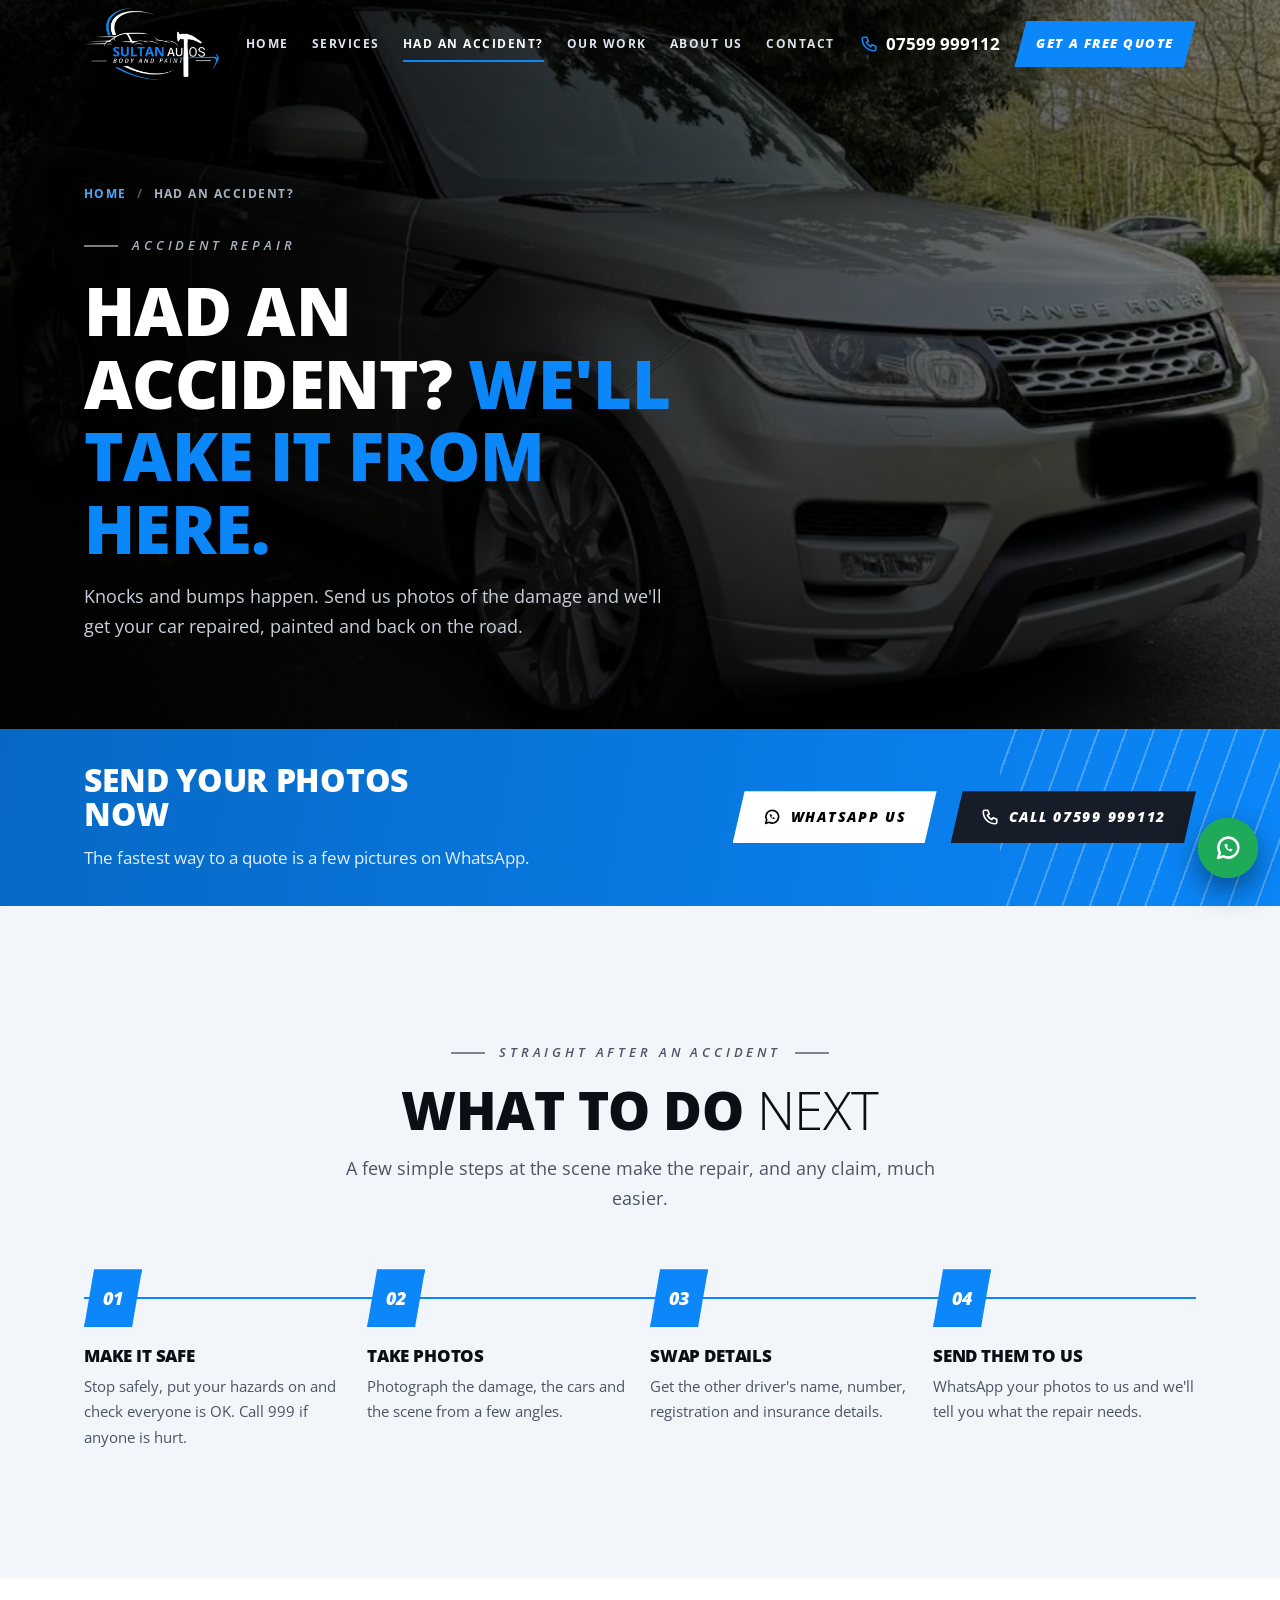
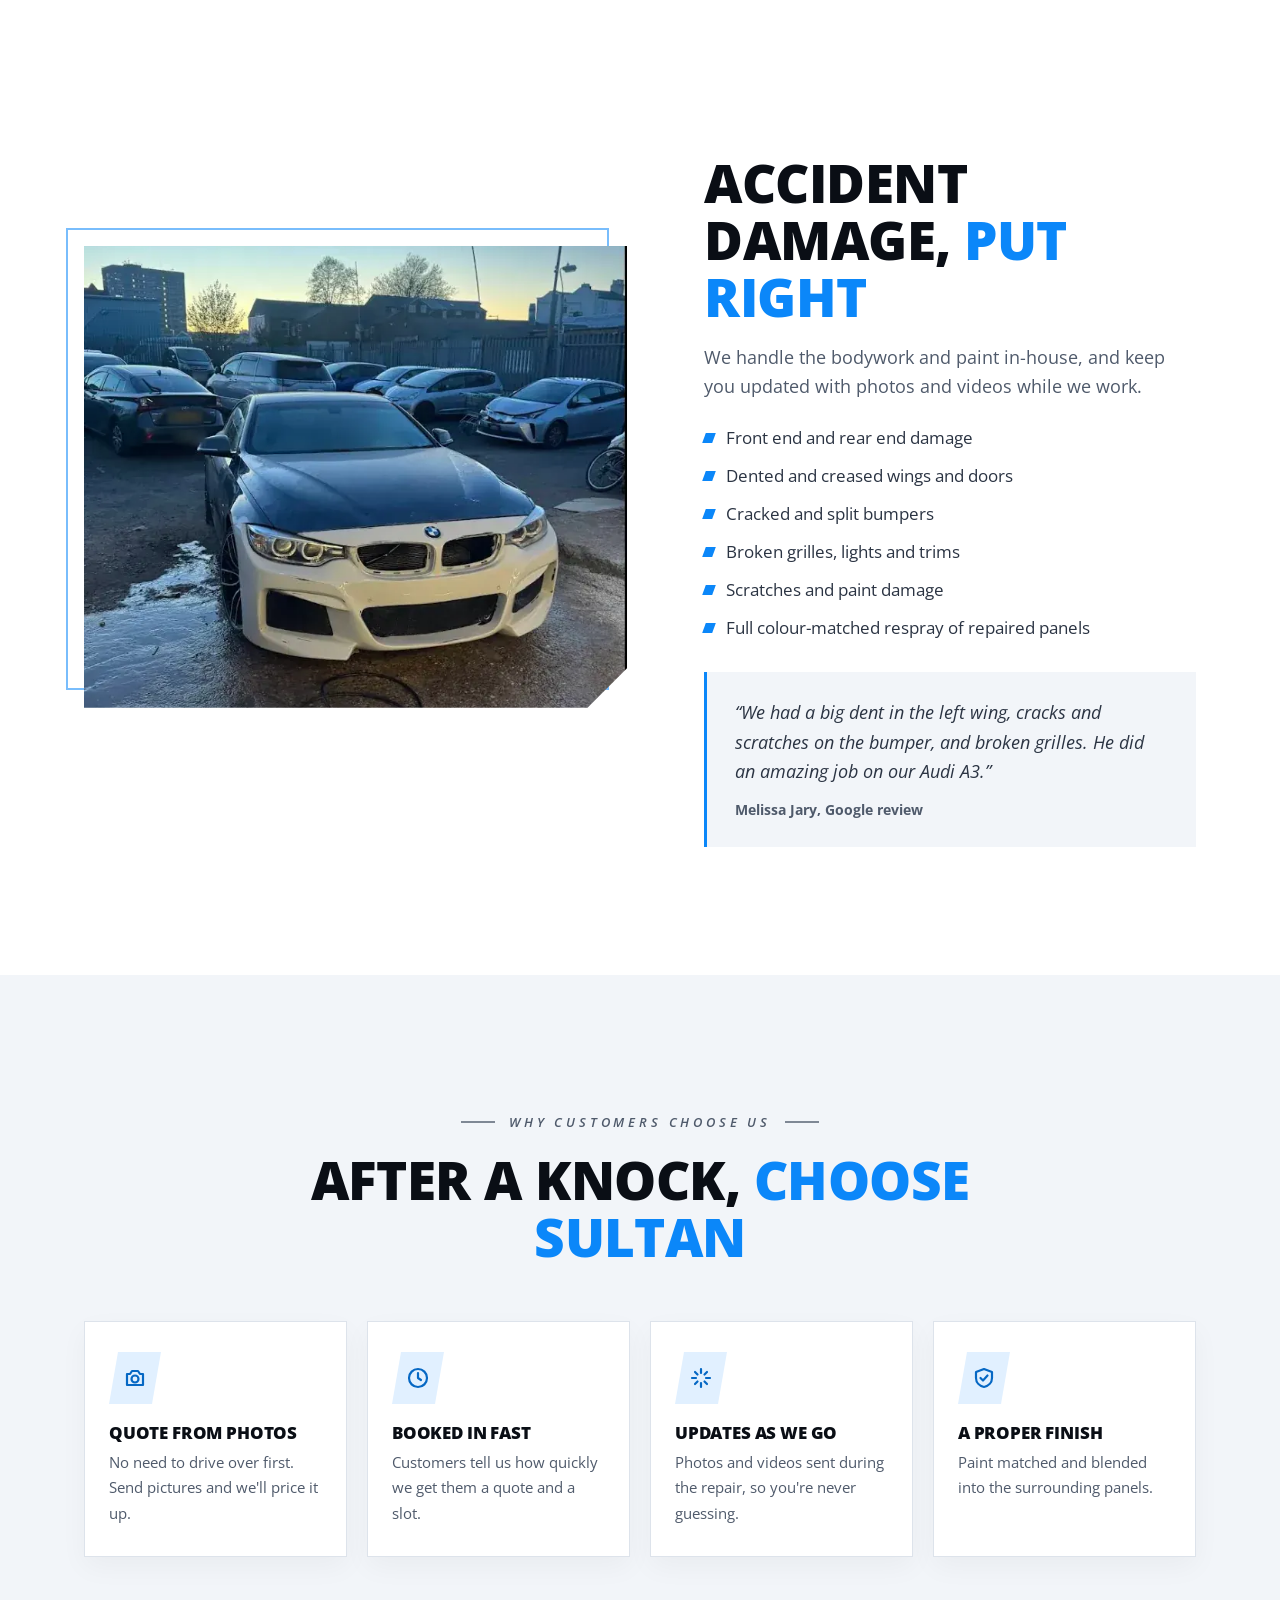
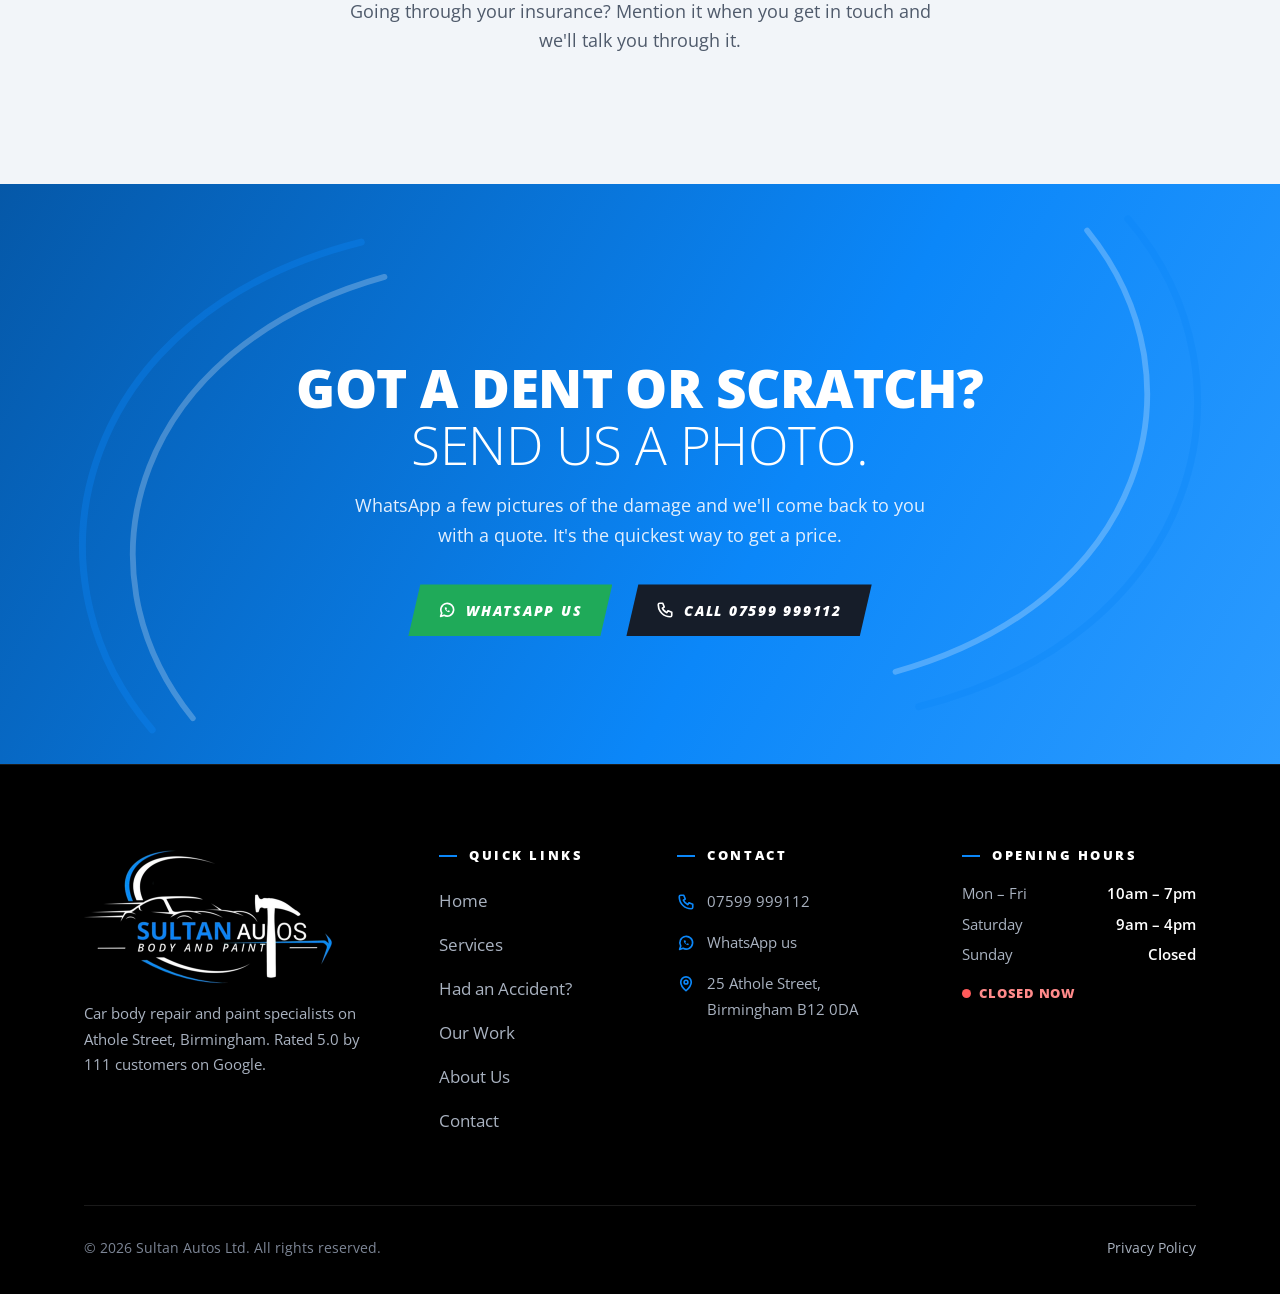
<file: accident-repair.html>
<!doctype html>
<html lang="en-GB">
<head>
<meta charset="utf-8">
<meta name="viewport" content="width=device-width, initial-scale=1, viewport-fit=cover">
<title>Accident Repair Birmingham | Sultan Autos Body and Paint</title>
<meta name="description" content="Had an accident in Birmingham? Sultan Autos repairs accident damage, bumpers, wings and panels with colour-matched paint. Send photos for a quote.">
<meta name="theme-color" content="#000000">
<link rel="icon" href="data:image/svg+xml,%3Csvg xmlns='http://www.w3.org/2000/svg' viewBox='0 0 64 64'%3E%3Crect width='64' height='64' fill='%23000'/%3E%3Cpath d='M14 50C4 36 10 16 30 10' fill='none' stroke='%230b87f9' stroke-width='5' stroke-linecap='round'/%3E%3Ctext x='34' y='46' font-family='Arial,sans-serif' font-weight='900' font-style='italic' font-size='34' fill='%23fff' text-anchor='middle'%3ES%3C/text%3E%3C/svg%3E">
<meta property="og:type" content="website">
<meta property="og:title" content="Accident Repair Birmingham | Sultan Autos Body and Paint">
<meta property="og:description" content="Had an accident in Birmingham? Sultan Autos repairs accident damage, bumpers, wings and panels with colour-matched paint. Send photos for a quote.">
<link rel="canonical" href="https://sultanautos.uk/accident-repair">
<meta property="og:url" content="https://sultanautos.uk/accident-repair">
<meta property="og:site_name" content="Sultan Autos">
<meta property="og:image" content="https://sultanautos.uk/assets/img/og/og-accident.jpg">
<meta property="og:image:width" content="1196">
<meta property="og:image:height" content="626">
<meta property="og:image:alt" content="Silver Range Rover Sport at Sultan Autos">
<meta name="twitter:card" content="summary_large_image">
<link rel="preload" href="assets/fonts/open-sans.woff2" as="font" type="font/woff2" crossorigin>
<link rel="stylesheet" href="assets/css/style.css">
<script>document.documentElement.classList.add('js');function blf(i){if(!i.dataset.t){i.dataset.t=1;i.src=i.src.replace(/[.]svg$/,'.png')}else{var b=document.createElement('b');b.textContent=i.alt;i.replaceWith(b)}}</script>
<script type="application/ld+json">{"@context":"https://schema.org","@type":"Service","serviceType":"Accident repair","name":"Accident repair in Birmingham","description":"Accident damage repair for bumpers, wings, doors and panels, with colour-matched paint.","areaServed":{"@type":"City","name":"Birmingham"},"provider":{"@type":"AutoBodyShop","name":"Sultan Autos Ltd","telephone":"+447599999112","address":{"@type":"PostalAddress","streetAddress":"25 Athole Street","addressLocality":"Birmingham","postalCode":"B12 0DA","addressCountry":"GB"},"geo":{"@type":"GeoCoordinates","latitude":52.463938,"longitude":-1.882437},"openingHoursSpecification":[{"@type":"OpeningHoursSpecification","dayOfWeek":["Monday","Tuesday","Wednesday","Thursday","Friday"],"opens":"10:00","closes":"19:00"},{"@type":"OpeningHoursSpecification","dayOfWeek":["Saturday"],"opens":"09:00","closes":"16:00"}],"url":"https://sultanautos.uk/","image":"https://sultanautos.uk/assets/img/og/og-home.jpg"}}</script>
</head>
<body>
<a class="skip" href="#main">Skip to content</a>
<header class="hdr" id="hdr">
  <div class="wrap hdr-in">
    <a class="brand" href="index.html" aria-label="Sultan Autos, body and paint, home"><img src="assets/img/logo.webp" alt="Sultan Autos Body and Paint" width="500" height="272"></a>
    <nav class="nav" aria-label="Main"><a href="index.html">Home</a><a href="services.html">Services</a><a href="accident-repair.html" aria-current="page">Had an Accident?</a><a href="our-work.html">Our Work</a><a href="about.html">About Us</a><a href="contact.html">Contact</a></nav>
    <div class="hdr-cta">
      <a class="hdr-tel" href="tel:+447599999112"><svg viewBox="0 0 24 24" fill="none" stroke="currentColor" stroke-width="2.2" stroke-linecap="round" stroke-linejoin="round" aria-hidden="true"><path d="M5 3h4l2 5-2.5 1.5a11 11 0 0 0 6 6L16 13l5 2v4a2 2 0 0 1-2 2A16 16 0 0 1 3 5a2 2 0 0 1 2-2Z"/></svg>07599 999112</a>
      <a class="btn sm" href="contact.html#quote">Get a Free Quote</a>
      <a class="icon-btn" href="tel:+447599999112" aria-label="Call Sultan Autos on 07599 999112"><svg viewBox="0 0 24 24" fill="none" stroke="currentColor" stroke-width="2.2" stroke-linecap="round" stroke-linejoin="round" aria-hidden="true"><path d="M5 3h4l2 5-2.5 1.5a11 11 0 0 0 6 6L16 13l5 2v4a2 2 0 0 1-2 2A16 16 0 0 1 3 5a2 2 0 0 1 2-2Z"/></svg></a>
      <button class="burger" id="burger" type="button" aria-label="Open menu" aria-expanded="false" aria-controls="drawer"><span></span><span></span><span></span></button>
    </div>
  </div>
</header>
<div class="drawer" id="drawer" aria-hidden="true">
  <nav aria-label="Mobile"><a class="dl" href="index.html" style="transition-delay:0.06s">Home<svg viewBox="0 0 24 24" fill="none" stroke="currentColor" stroke-width="2.4" stroke-linecap="round" stroke-linejoin="round" aria-hidden="true"><path d="M4 12h15M13 6l6 6-6 6"/></svg></a><a class="dl" href="services.html" style="transition-delay:0.11s">Services<svg viewBox="0 0 24 24" fill="none" stroke="currentColor" stroke-width="2.4" stroke-linecap="round" stroke-linejoin="round" aria-hidden="true"><path d="M4 12h15M13 6l6 6-6 6"/></svg></a><a class="dl" href="accident-repair.html" aria-current="page" style="transition-delay:0.16s">Had an Accident?<svg viewBox="0 0 24 24" fill="none" stroke="currentColor" stroke-width="2.4" stroke-linecap="round" stroke-linejoin="round" aria-hidden="true"><path d="M4 12h15M13 6l6 6-6 6"/></svg></a><a class="dl" href="our-work.html" style="transition-delay:0.21s">Our Work<svg viewBox="0 0 24 24" fill="none" stroke="currentColor" stroke-width="2.4" stroke-linecap="round" stroke-linejoin="round" aria-hidden="true"><path d="M4 12h15M13 6l6 6-6 6"/></svg></a><a class="dl" href="about.html" style="transition-delay:0.26s">About Us<svg viewBox="0 0 24 24" fill="none" stroke="currentColor" stroke-width="2.4" stroke-linecap="round" stroke-linejoin="round" aria-hidden="true"><path d="M4 12h15M13 6l6 6-6 6"/></svg></a><a class="dl" href="contact.html" style="transition-delay:0.31s">Contact<svg viewBox="0 0 24 24" fill="none" stroke="currentColor" stroke-width="2.4" stroke-linecap="round" stroke-linejoin="round" aria-hidden="true"><path d="M4 12h15M13 6l6 6-6 6"/></svg></a></nav>
  <div class="btns"><a class="btn" href="contact.html#quote">Get a Free Quote</a><a class="btn wa" href="https://wa.me/447599999112?text=Hi%20Sultan%20Autos%2C%20I%27d%20like%20a%20quote." target="_blank" rel="noopener"><svg viewBox="0 0 24 24" fill="none" stroke="currentColor" stroke-width="2.2" stroke-linecap="round" stroke-linejoin="round" aria-hidden="true"><path d="M3.5 20.5 5 16a8.5 8.5 0 1 1 3.2 3.1Z"/><path d="M9 8.8c0 3 2.6 5.8 5.8 6.2l1.2-1.6-2-1-.9.9a4 4 0 0 1-2-2l.9-.9-1-2Z" fill="currentColor" stroke="none"/></svg>WhatsApp Us</a></div>
</div>
<main id="main">
<section class="phero">
  <div class="phero-bg" aria-hidden="true"><img src="assets/img/rangerover.webp" width="1200" height="626" alt="" style="object-position:center 55%"></div>
  <div class="wrap">
    <nav class="crumbs fade-up" aria-label="Breadcrumb"><a href="index.html">Home</a><span aria-hidden="true">/</span><span>Had an Accident?</span></nav>
    <span class="eyebrow left fade-up d1">Accident repair</span>
    <h1 class="fade-up d1">Had an Accident? <span class="blue">We'll Take It From Here.</span></h1>
    <p class="lead fade-up d2">Knocks and bumps happen. Send us photos of the damage and we'll get your car repaired, painted and back on the road.</p>
    
  </div>
</section>
<section class="band" style="margin-top:-1px;background:linear-gradient(100deg,#0668c4,#0b87f9)">
  <div class="band-lines" aria-hidden="true"></div>
  <div class="wrap" style="padding-block:34px">
    <div data-r="l"><h2 style="font-size:clamp(1.4rem,2.6vw,2rem)">Send your photos now</h2><p>The fastest way to a quote is a few pictures on WhatsApp.</p></div>
    <div class="btns" data-r="r"><a class="btn white" href="https://wa.me/447599999112?text=Hi%20Sultan%20Autos%2C%20I%27d%20like%20a%20quote." target="_blank" rel="noopener"><svg viewBox="0 0 24 24" fill="none" stroke="currentColor" stroke-width="2.2" stroke-linecap="round" stroke-linejoin="round" aria-hidden="true"><path d="M3.5 20.5 5 16a8.5 8.5 0 1 1 3.2 3.1Z"/><path d="M9 8.8c0 3 2.6 5.8 5.8 6.2l1.2-1.6-2-1-.9.9a4 4 0 0 1-2-2l.9-.9-1-2Z" fill="currentColor" stroke="none"/></svg>WhatsApp Us</a><a class="btn dark" href="tel:+447599999112"><svg viewBox="0 0 24 24" fill="none" stroke="currentColor" stroke-width="2.2" stroke-linecap="round" stroke-linejoin="round" aria-hidden="true"><path d="M5 3h4l2 5-2.5 1.5a11 11 0 0 0 6 6L16 13l5 2v4a2 2 0 0 1-2 2A16 16 0 0 1 3 5a2 2 0 0 1 2-2Z"/></svg>Call 07599 999112</a></div>
  </div>
</section>
<section class="sec light">
  <div class="wrap">
    <div class="sec-head center"><span class="eyebrow" data-r>Straight after an accident</span><h2 data-r data-d="1">What To Do <span class="thin">Next</span></h2><p class="lead" data-r data-d="2">A few simple steps at the scene make the repair, and any claim, much easier.</p></div>
    <div class="steps"><div class="step" data-r data-d="1"><h3>Make it safe</h3><p>Stop safely, put your hazards on and check everyone is OK. Call 999 if anyone is hurt.</p></div><div class="step" data-r data-d="2"><h3>Take photos</h3><p>Photograph the damage, the cars and the scene from a few angles.</p></div><div class="step" data-r data-d="3"><h3>Swap details</h3><p>Get the other driver's name, number, registration and insurance details.</p></div><div class="step" data-r data-d="4"><h3>Send them to us</h3><p>WhatsApp your photos to us and we'll tell you what the repair needs.</p></div></div>
  </div>
</section>
<section class="sec">
  <div class="wrap split">
    <div class="split-media" data-r="l"><div class="frame"><img src="assets/img/bmw4_mid.webp" width="706" height="729" alt="BMW 4 Series in the yard with a replacement front bumper" loading="lazy"></div></div>
    <div>
      <span class="eyebrow left" data-r>What we repair</span>
      <h2 data-r data-d="1">Accident Damage, <span class="blue">Put Right</span></h2>
      <p class="lead" data-r data-d="2">We handle the bodywork and paint in-house, and keep you updated with photos and videos while we work.</p>
      <ul class="ticks" data-r data-d="3"><li>Front end and rear end damage</li><li>Dented and creased wings and doors</li><li>Cracked and split bumpers</li><li>Broken grilles, lights and trims</li><li>Scratches and paint damage</li><li>Full colour-matched respray of repaired panels</li></ul>
      <div class="quote-big" data-r data-d="4"><p>“We had a big dent in the left wing, cracks and scratches on the bumper, and broken grilles. He did an amazing job on our Audi A3.”</p><footer>Melissa Jary, Google review</footer></div>
    </div>
  </div>
</section>
<section class="sec alt">
  <div class="wrap">
    <div class="sec-head center"><span class="eyebrow" data-r>Why customers choose us</span><h2 data-r data-d="1">After a Knock, <span class="blue">Choose Sultan</span></h2></div>
    <div class="values">
      <div class="val" data-r data-d="1"><span class="ico"><svg viewBox="0 0 24 24" fill="none" stroke="currentColor" stroke-width="2.2" stroke-linecap="round" stroke-linejoin="round" aria-hidden="true"><path d="M4 8h3l2-3h6l2 3h3v11H4Z"/><circle cx="12" cy="13" r="3.5"/></svg></span><h3>Quote from photos</h3><p>No need to drive over first. Send pictures and we'll price it up.</p></div>
      <div class="val" data-r data-d="2"><span class="ico"><svg viewBox="0 0 24 24" fill="none" stroke="currentColor" stroke-width="2.2" stroke-linecap="round" stroke-linejoin="round" aria-hidden="true"><circle cx="12" cy="12" r="9"/><path d="M12 7v5l3 2"/></svg></span><h3>Booked in fast</h3><p>Customers tell us how quickly we get them a quote and a slot.</p></div>
      <div class="val" data-r data-d="3"><span class="ico"><svg viewBox="0 0 24 24" fill="none" stroke="currentColor" stroke-width="2.2" stroke-linecap="round" stroke-linejoin="round" aria-hidden="true"><path d="M12 3v4M12 17v4M3 12h4M17 12h4M6 6l2.5 2.5M15.5 15.5 18 18M6 18l2.5-2.5M15.5 8.5 18 6"/></svg></span><h3>Updates as we go</h3><p>Photos and videos sent during the repair, so you're never guessing.</p></div>
      <div class="val" data-r data-d="4"><span class="ico"><svg viewBox="0 0 24 24" fill="none" stroke="currentColor" stroke-width="2.2" stroke-linecap="round" stroke-linejoin="round" aria-hidden="true"><path d="M12 3 4 6v6c0 4.5 3.4 8 8 9 4.6-1 8-4.5 8-9V6Z"/><path d="m8.5 12 2.5 2.5 4.5-5"/></svg></span><h3>A proper finish</h3><p>Paint matched and blended into the surrounding panels.</p></div>
    </div>
    <p class="lead" style="margin:40px auto 0;text-align:center" data-r>Going through your insurance? Mention it when you get in touch and we'll talk you through it.</p>
  </div>
</section>
</main>
<section class="cta sec">
  <svg class="cta-arcs" viewBox="0 0 1200 500" preserveAspectRatio="xMidYMid slice" aria-hidden="true"><path d="M180 470C60 330 120 110 360 50" stroke="#0b87f9" stroke-width="6"/><path d="M215 460C110 330 165 140 380 80" stroke="#fff" stroke-width="5" opacity=".7"/><path d="M1020 30c120 140 60 360-180 420" stroke="#0b87f9" stroke-width="6"/><path d="M985 40c105 130 50 320-165 380" stroke="#fff" stroke-width="5" opacity=".7"/></svg>
  <div class="wrap">
    <span class="eyebrow" data-r>Free, no obligation</span>
    <h2 data-r data-d="1">Got a dent or scratch? <span class="thin">Send us a photo.</span></h2>
    <p class="lead" data-r data-d="2">WhatsApp a few pictures of the damage and we'll come back to you with a quote. It's the quickest way to get a price.</p>
    <div class="btns" data-r data-d="3"><a class="btn wa" href="https://wa.me/447599999112?text=Hi%20Sultan%20Autos%2C%20I%27d%20like%20a%20quote." target="_blank" rel="noopener"><svg viewBox="0 0 24 24" fill="none" stroke="currentColor" stroke-width="2.2" stroke-linecap="round" stroke-linejoin="round" aria-hidden="true"><path d="M3.5 20.5 5 16a8.5 8.5 0 1 1 3.2 3.1Z"/><path d="M9 8.8c0 3 2.6 5.8 5.8 6.2l1.2-1.6-2-1-.9.9a4 4 0 0 1-2-2l.9-.9-1-2Z" fill="currentColor" stroke="none"/></svg>WhatsApp Us</a><a class="btn dark" href="tel:+447599999112"><svg viewBox="0 0 24 24" fill="none" stroke="currentColor" stroke-width="2.2" stroke-linecap="round" stroke-linejoin="round" aria-hidden="true"><path d="M5 3h4l2 5-2.5 1.5a11 11 0 0 0 6 6L16 13l5 2v4a2 2 0 0 1-2 2A16 16 0 0 1 3 5a2 2 0 0 1 2-2Z"/></svg>Call 07599 999112</a></div>
  </div>
</section>
<footer class="foot">
  <div class="wrap">
    <div class="foot-grid">
      <div>
        <a href="index.html" aria-label="Sultan Autos home"><img class="foot-logo" src="assets/img/logo.webp" alt="Sultan Autos Body and Paint logo" width="500" height="272" loading="lazy"></a>
        <p>Car body repair and paint specialists on Athole Street, Birmingham. Rated 5.0 by 111 customers on Google.</p>
      </div>
      <div>
        <h3>Quick Links</h3>
        <ul><li><a href="index.html">Home</a></li><li><a href="services.html">Services</a></li><li><a href="accident-repair.html">Had an Accident?</a></li><li><a href="our-work.html">Our Work</a></li><li><a href="about.html">About Us</a></li><li><a href="contact.html">Contact</a></li></ul>
      </div>
      <div>
        <h3>Contact</h3>
        <a class="ci" href="tel:+447599999112"><svg viewBox="0 0 24 24" fill="none" stroke="currentColor" stroke-width="2.2" stroke-linecap="round" stroke-linejoin="round" aria-hidden="true"><path d="M5 3h4l2 5-2.5 1.5a11 11 0 0 0 6 6L16 13l5 2v4a2 2 0 0 1-2 2A16 16 0 0 1 3 5a2 2 0 0 1 2-2Z"/></svg><span>07599 999112</span></a>
        <a class="ci" href="https://wa.me/447599999112?text=Hi%20Sultan%20Autos%2C%20I%27d%20like%20a%20quote." target="_blank" rel="noopener"><svg viewBox="0 0 24 24" fill="none" stroke="currentColor" stroke-width="2.2" stroke-linecap="round" stroke-linejoin="round" aria-hidden="true"><path d="M3.5 20.5 5 16a8.5 8.5 0 1 1 3.2 3.1Z"/><path d="M9 8.8c0 3 2.6 5.8 5.8 6.2l1.2-1.6-2-1-.9.9a4 4 0 0 1-2-2l.9-.9-1-2Z" fill="currentColor" stroke="none"/></svg><span>WhatsApp us</span></a>
        <a class="ci" href="https://www.google.com/maps/dir/?api=1&amp;destination=Sultan+Autos+LTD%2C+25+Athole+St%2C+Birmingham+B12+0DA" target="_blank" rel="noopener"><svg viewBox="0 0 24 24" fill="none" stroke="currentColor" stroke-width="2.2" stroke-linecap="round" stroke-linejoin="round" aria-hidden="true"><path d="M12 21s7-6.2 7-11.5A7 7 0 0 0 5 9.5C5 14.8 12 21 12 21Z"/><circle cx="12" cy="9.5" r="2.5"/></svg><span>25 Athole Street, Birmingham B12 0DA</span></a>
      </div>
      <div>
        <h3>Opening Hours</h3>
        <div class="foot-hrs"><span>Mon – Fri</span><b>10am – 7pm</b><span>Saturday</span><b>9am – 4pm</b><span>Sunday</span><b>Closed</b></div>
        <p style="margin-top:14px"><span class="hrs-badge" hidden></span></p>
      </div>
    </div>
    <div class="foot-base"><span>&copy;&nbsp;<span class="yr">2026</span>&nbsp;Sultan Autos Ltd. All rights reserved.</span><span class="foot-links"><a href="privacy.html">Privacy Policy</a></span></div>
  </div>
</footer>
<nav class="mbar" aria-label="Quick contact"><a class="c" href="tel:+447599999112"><svg viewBox="0 0 24 24" fill="none" stroke="currentColor" stroke-width="2.2" stroke-linecap="round" stroke-linejoin="round" aria-hidden="true"><path d="M5 3h4l2 5-2.5 1.5a11 11 0 0 0 6 6L16 13l5 2v4a2 2 0 0 1-2 2A16 16 0 0 1 3 5a2 2 0 0 1 2-2Z"/></svg>Call</a><a class="w" href="https://wa.me/447599999112?text=Hi%20Sultan%20Autos%2C%20I%27d%20like%20a%20quote." target="_blank" rel="noopener"><svg viewBox="0 0 24 24" fill="none" stroke="currentColor" stroke-width="2.2" stroke-linecap="round" stroke-linejoin="round" aria-hidden="true"><path d="M3.5 20.5 5 16a8.5 8.5 0 1 1 3.2 3.1Z"/><path d="M9 8.8c0 3 2.6 5.8 5.8 6.2l1.2-1.6-2-1-.9.9a4 4 0 0 1-2-2l.9-.9-1-2Z" fill="currentColor" stroke="none"/></svg>WhatsApp</a><a class="q" href="contact.html#quote"><svg viewBox="0 0 24 24" fill="none" stroke="currentColor" stroke-width="2.4" stroke-linecap="round" stroke-linejoin="round" aria-hidden="true"><path d="M4 12h15M13 6l6 6-6 6"/></svg>Free Quote</a></nav>
<a class="fab" href="https://wa.me/447599999112?text=Hi%20Sultan%20Autos%2C%20I%27d%20like%20a%20quote." target="_blank" rel="noopener" aria-label="WhatsApp Sultan Autos"><svg viewBox="0 0 24 24" fill="none" stroke="currentColor" stroke-width="2.2" stroke-linecap="round" stroke-linejoin="round" aria-hidden="true"><path d="M3.5 20.5 5 16a8.5 8.5 0 1 1 3.2 3.1Z"/><path d="M9 8.8c0 3 2.6 5.8 5.8 6.2l1.2-1.6-2-1-.9.9a4 4 0 0 1-2-2l.9-.9-1-2Z" fill="currentColor" stroke="none"/></svg></a>
<script src="assets/js/main.js"></script>
</body>
</html>
</file>
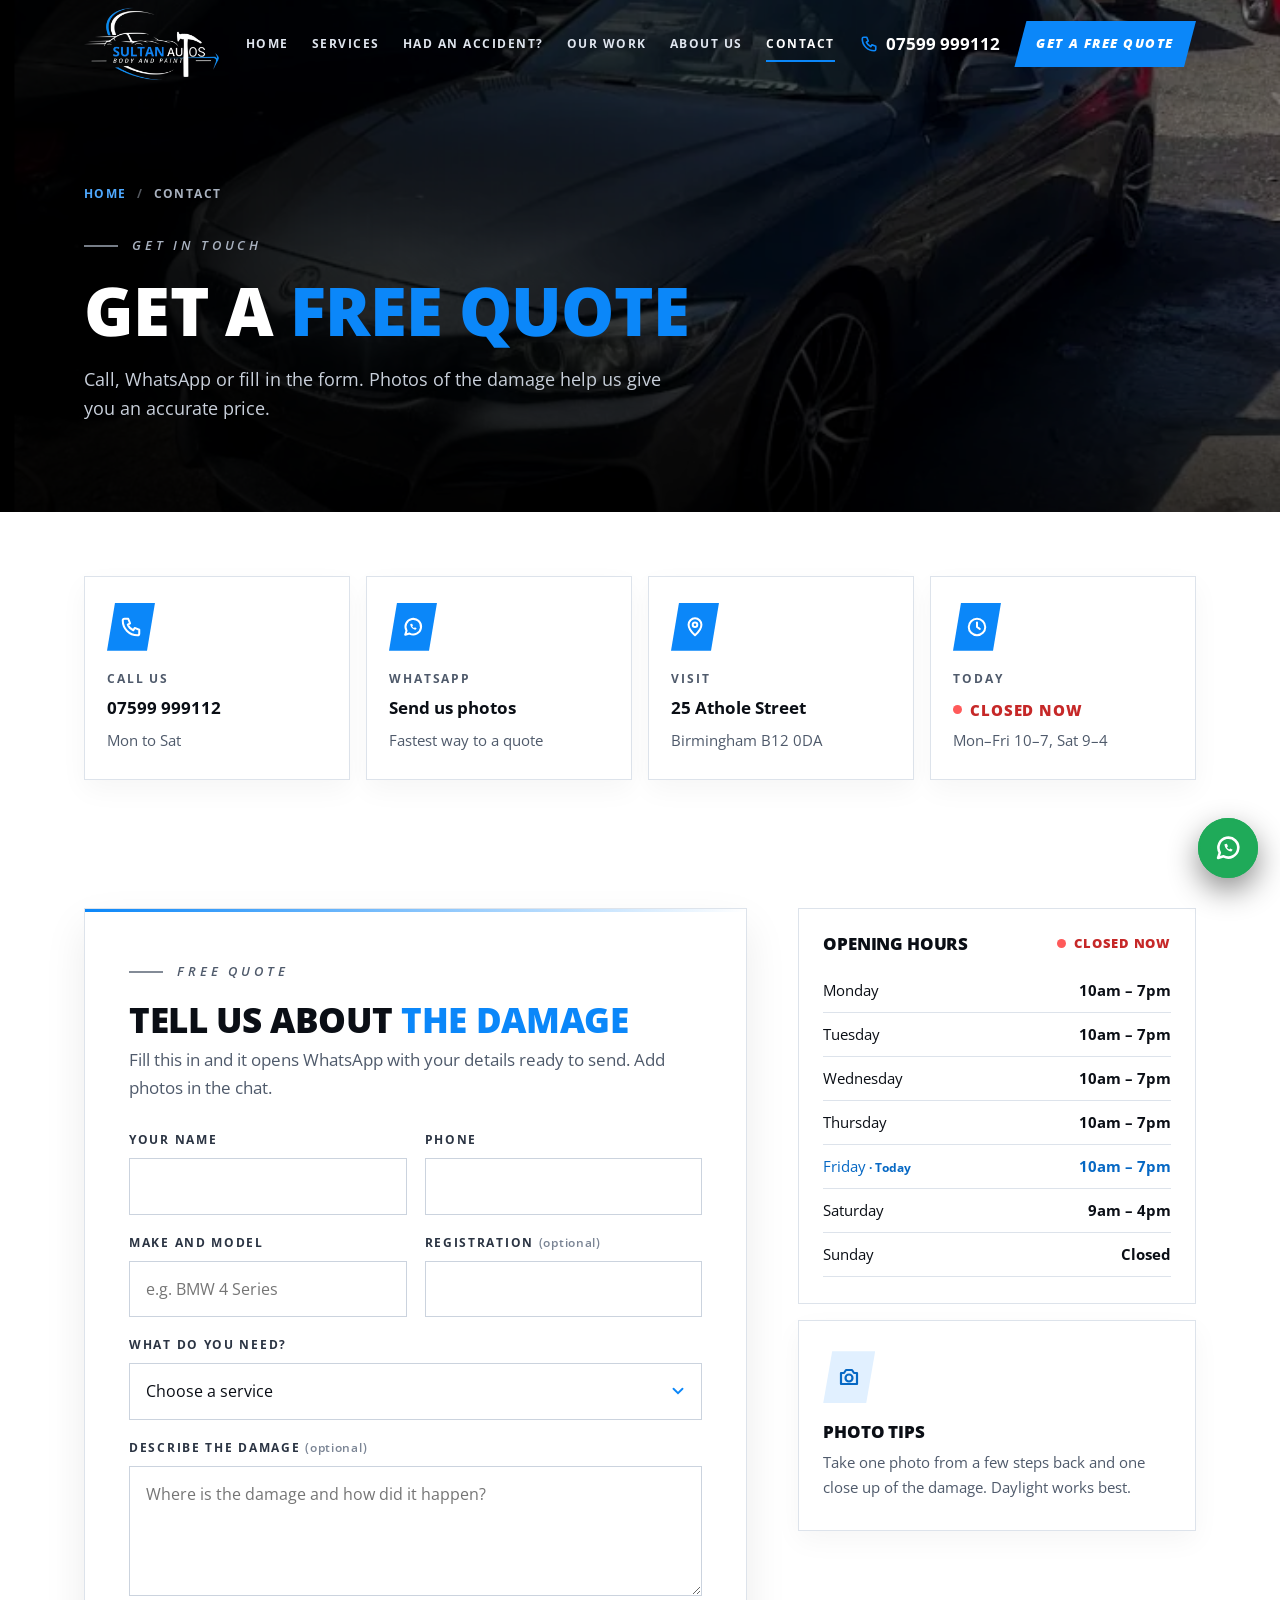
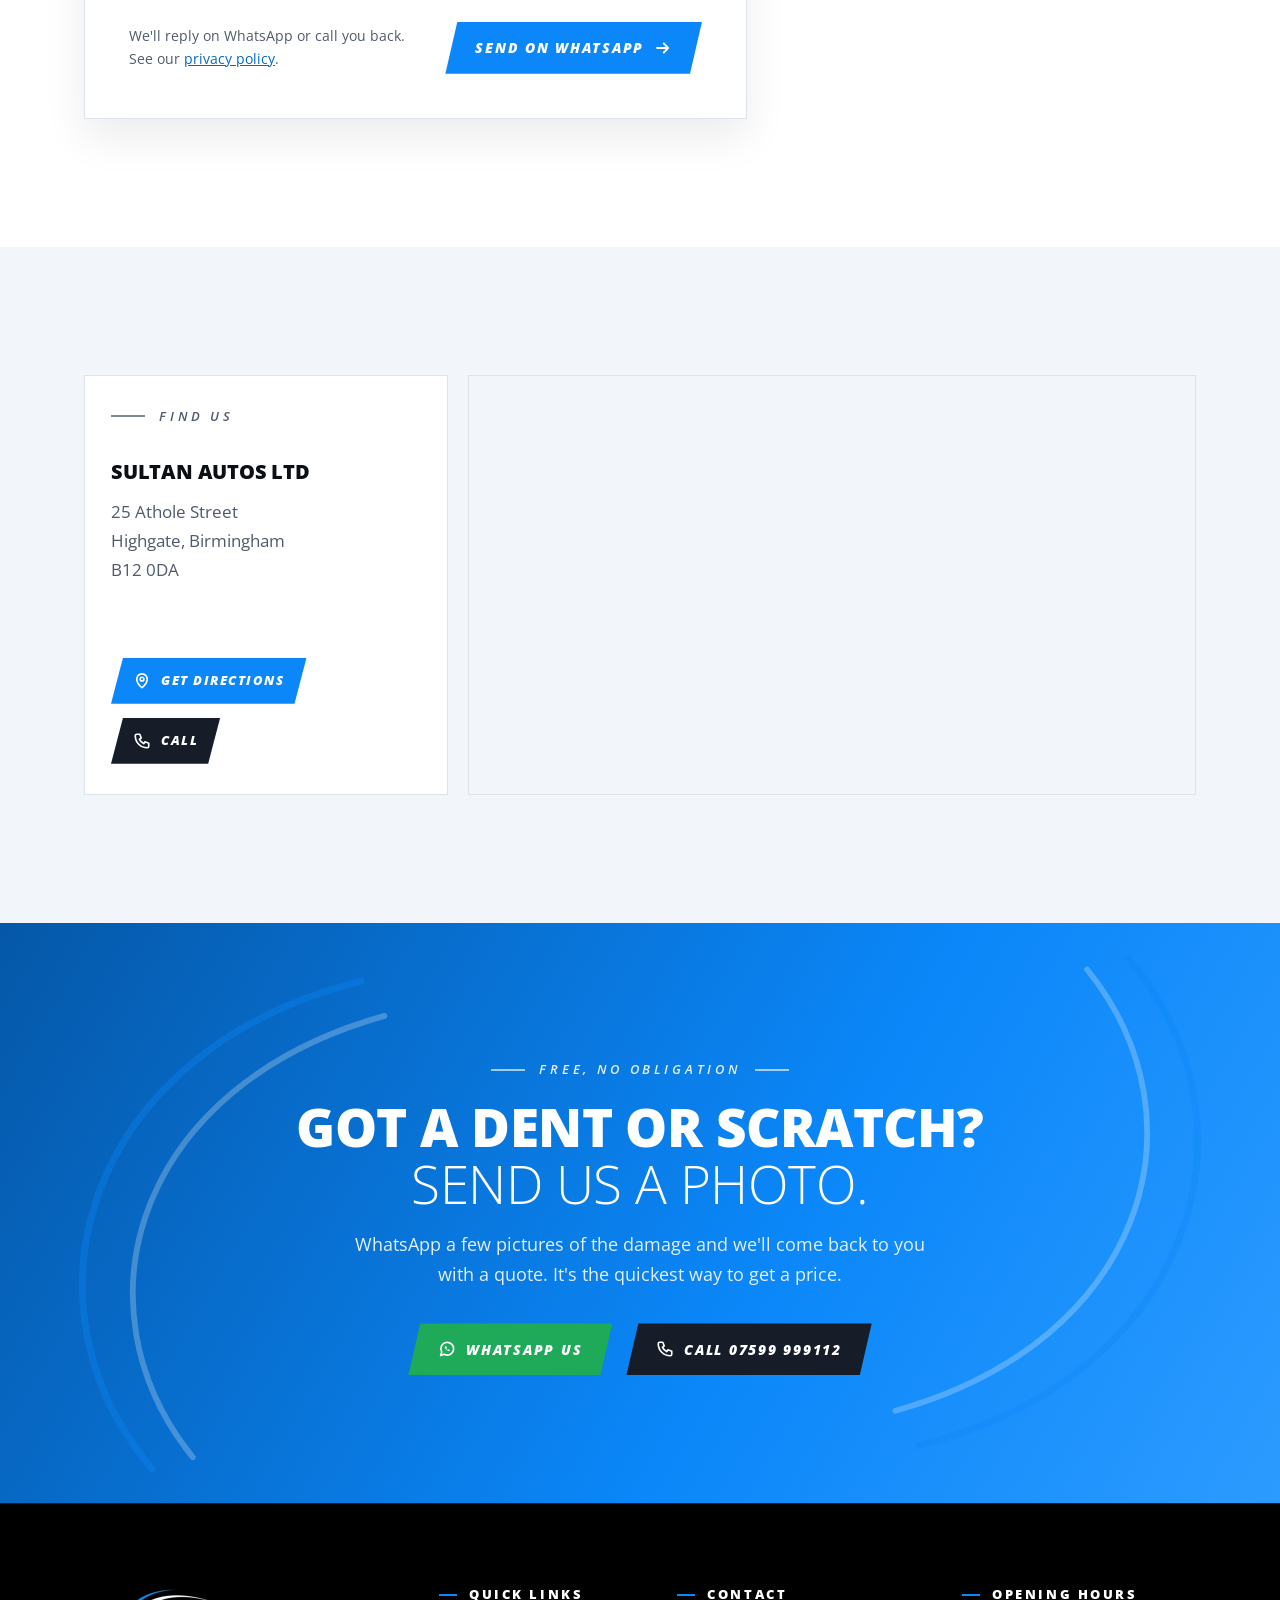
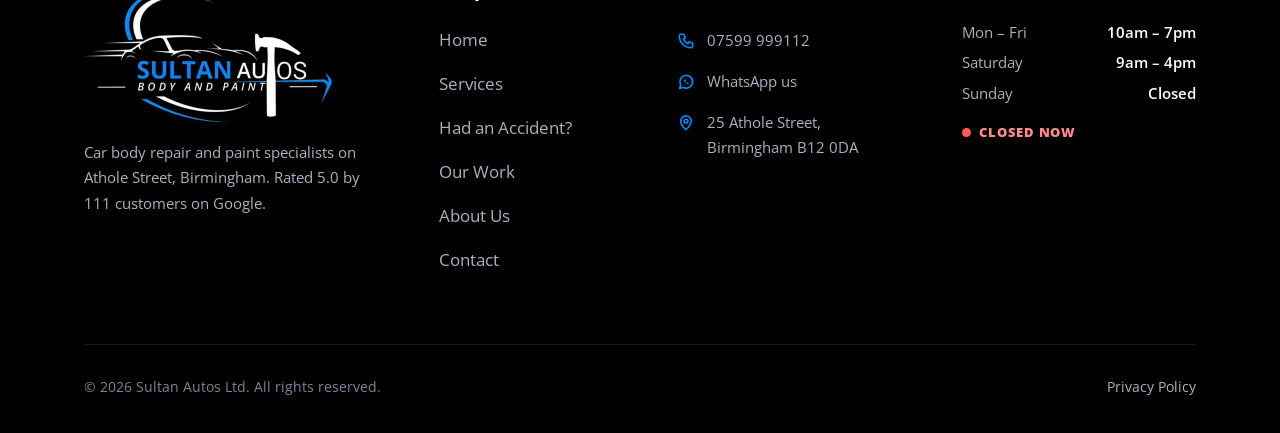
<file: contact.html>
<!doctype html>
<html lang="en-GB">
<head>
<meta charset="utf-8">
<meta name="viewport" content="width=device-width, initial-scale=1, viewport-fit=cover">
<title>Contact Sultan Autos | Free Body Repair Quote, Birmingham</title>
<meta name="description" content="Get a free body repair quote from Sultan Autos, 25 Athole Street, Birmingham B12 0DA. Call or WhatsApp 07599 999112. Open Mon to Sat.">
<meta name="theme-color" content="#000000">
<link rel="icon" href="data:image/svg+xml,%3Csvg xmlns='http://www.w3.org/2000/svg' viewBox='0 0 64 64'%3E%3Crect width='64' height='64' fill='%23000'/%3E%3Cpath d='M14 50C4 36 10 16 30 10' fill='none' stroke='%230b87f9' stroke-width='5' stroke-linecap='round'/%3E%3Ctext x='34' y='46' font-family='Arial,sans-serif' font-weight='900' font-style='italic' font-size='34' fill='%23fff' text-anchor='middle'%3ES%3C/text%3E%3C/svg%3E">
<meta property="og:type" content="website">
<meta property="og:title" content="Contact Sultan Autos | Free Body Repair Quote, Birmingham">
<meta property="og:description" content="Get a free body repair quote from Sultan Autos, 25 Athole Street, Birmingham B12 0DA. Call or WhatsApp 07599 999112. Open Mon to Sat.">
<link rel="canonical" href="https://sultanautos.uk/contact">
<meta property="og:url" content="https://sultanautos.uk/contact">
<meta property="og:site_name" content="Sultan Autos">
<meta property="og:image" content="https://sultanautos.uk/assets/img/og/og-contact.jpg">
<meta property="og:image:width" content="706">
<meta property="og:image:height" content="370">
<meta property="og:image:alt" content="BMW 4 Series in the yard during repair">
<meta name="twitter:card" content="summary_large_image">
<link rel="preload" href="assets/fonts/open-sans.woff2" as="font" type="font/woff2" crossorigin>
<link rel="stylesheet" href="assets/css/style.css">
<script>document.documentElement.classList.add('js');function blf(i){if(!i.dataset.t){i.dataset.t=1;i.src=i.src.replace(/[.]svg$/,'.png')}else{var b=document.createElement('b');b.textContent=i.alt;i.replaceWith(b)}}</script>
</head>
<body>
<a class="skip" href="#main">Skip to content</a>
<header class="hdr" id="hdr">
  <div class="wrap hdr-in">
    <a class="brand" href="index.html" aria-label="Sultan Autos, body and paint, home"><img src="assets/img/logo.webp" alt="Sultan Autos Body and Paint" width="500" height="272"></a>
    <nav class="nav" aria-label="Main"><a href="index.html">Home</a><a href="services.html">Services</a><a href="accident-repair.html">Had an Accident?</a><a href="our-work.html">Our Work</a><a href="about.html">About Us</a><a href="contact.html" aria-current="page">Contact</a></nav>
    <div class="hdr-cta">
      <a class="hdr-tel" href="tel:+447599999112"><svg viewBox="0 0 24 24" fill="none" stroke="currentColor" stroke-width="2.2" stroke-linecap="round" stroke-linejoin="round" aria-hidden="true"><path d="M5 3h4l2 5-2.5 1.5a11 11 0 0 0 6 6L16 13l5 2v4a2 2 0 0 1-2 2A16 16 0 0 1 3 5a2 2 0 0 1 2-2Z"/></svg>07599 999112</a>
      <a class="btn sm" href="contact.html#quote">Get a Free Quote</a>
      <a class="icon-btn" href="tel:+447599999112" aria-label="Call Sultan Autos on 07599 999112"><svg viewBox="0 0 24 24" fill="none" stroke="currentColor" stroke-width="2.2" stroke-linecap="round" stroke-linejoin="round" aria-hidden="true"><path d="M5 3h4l2 5-2.5 1.5a11 11 0 0 0 6 6L16 13l5 2v4a2 2 0 0 1-2 2A16 16 0 0 1 3 5a2 2 0 0 1 2-2Z"/></svg></a>
      <button class="burger" id="burger" type="button" aria-label="Open menu" aria-expanded="false" aria-controls="drawer"><span></span><span></span><span></span></button>
    </div>
  </div>
</header>
<div class="drawer" id="drawer" aria-hidden="true">
  <nav aria-label="Mobile"><a class="dl" href="index.html" style="transition-delay:0.06s">Home<svg viewBox="0 0 24 24" fill="none" stroke="currentColor" stroke-width="2.4" stroke-linecap="round" stroke-linejoin="round" aria-hidden="true"><path d="M4 12h15M13 6l6 6-6 6"/></svg></a><a class="dl" href="services.html" style="transition-delay:0.11s">Services<svg viewBox="0 0 24 24" fill="none" stroke="currentColor" stroke-width="2.4" stroke-linecap="round" stroke-linejoin="round" aria-hidden="true"><path d="M4 12h15M13 6l6 6-6 6"/></svg></a><a class="dl" href="accident-repair.html" style="transition-delay:0.16s">Had an Accident?<svg viewBox="0 0 24 24" fill="none" stroke="currentColor" stroke-width="2.4" stroke-linecap="round" stroke-linejoin="round" aria-hidden="true"><path d="M4 12h15M13 6l6 6-6 6"/></svg></a><a class="dl" href="our-work.html" style="transition-delay:0.21s">Our Work<svg viewBox="0 0 24 24" fill="none" stroke="currentColor" stroke-width="2.4" stroke-linecap="round" stroke-linejoin="round" aria-hidden="true"><path d="M4 12h15M13 6l6 6-6 6"/></svg></a><a class="dl" href="about.html" style="transition-delay:0.26s">About Us<svg viewBox="0 0 24 24" fill="none" stroke="currentColor" stroke-width="2.4" stroke-linecap="round" stroke-linejoin="round" aria-hidden="true"><path d="M4 12h15M13 6l6 6-6 6"/></svg></a><a class="dl" href="contact.html" aria-current="page" style="transition-delay:0.31s">Contact<svg viewBox="0 0 24 24" fill="none" stroke="currentColor" stroke-width="2.4" stroke-linecap="round" stroke-linejoin="round" aria-hidden="true"><path d="M4 12h15M13 6l6 6-6 6"/></svg></a></nav>
  <div class="btns"><a class="btn" href="contact.html#quote">Get a Free Quote</a><a class="btn wa" href="https://wa.me/447599999112?text=Hi%20Sultan%20Autos%2C%20I%27d%20like%20a%20quote." target="_blank" rel="noopener"><svg viewBox="0 0 24 24" fill="none" stroke="currentColor" stroke-width="2.2" stroke-linecap="round" stroke-linejoin="round" aria-hidden="true"><path d="M3.5 20.5 5 16a8.5 8.5 0 1 1 3.2 3.1Z"/><path d="M9 8.8c0 3 2.6 5.8 5.8 6.2l1.2-1.6-2-1-.9.9a4 4 0 0 1-2-2l.9-.9-1-2Z" fill="currentColor" stroke="none"/></svg>WhatsApp Us</a></div>
</div>
<main id="main">
<section class="phero">
  <div class="phero-bg" aria-hidden="true"><img src="assets/img/bmw4_done.webp" width="716" height="727" alt="" style="object-position:center 60%"></div>
  <div class="wrap">
    <nav class="crumbs fade-up" aria-label="Breadcrumb"><a href="index.html">Home</a><span aria-hidden="true">/</span><span>Contact</span></nav>
    <span class="eyebrow left fade-up d1">Get in touch</span>
    <h1 class="fade-up d1">Get a <span class="blue">Free Quote</span></h1>
    <p class="lead fade-up d2">Call, WhatsApp or fill in the form. Photos of the damage help us give you an accurate price.</p>
    
  </div>
</section>
<section class="sec" style="padding-top:clamp(40px,6vw,64px)">
  <div class="wrap">
    <div class="ccards">
      <a class="ccard" href="tel:+447599999112" data-r data-d="1"><span class="ico"><svg viewBox="0 0 24 24" fill="none" stroke="currentColor" stroke-width="2.2" stroke-linecap="round" stroke-linejoin="round" aria-hidden="true"><path d="M5 3h4l2 5-2.5 1.5a11 11 0 0 0 6 6L16 13l5 2v4a2 2 0 0 1-2 2A16 16 0 0 1 3 5a2 2 0 0 1 2-2Z"/></svg></span><small>Call us</small><b>07599 999112</b><span>Mon to Sat</span></a>
      <a class="ccard" href="https://wa.me/447599999112?text=Hi%20Sultan%20Autos%2C%20I%27d%20like%20a%20quote." target="_blank" rel="noopener" data-r data-d="2"><span class="ico"><svg viewBox="0 0 24 24" fill="none" stroke="currentColor" stroke-width="2.2" stroke-linecap="round" stroke-linejoin="round" aria-hidden="true"><path d="M3.5 20.5 5 16a8.5 8.5 0 1 1 3.2 3.1Z"/><path d="M9 8.8c0 3 2.6 5.8 5.8 6.2l1.2-1.6-2-1-.9.9a4 4 0 0 1-2-2l.9-.9-1-2Z" fill="currentColor" stroke="none"/></svg></span><small>WhatsApp</small><b>Send us photos</b><span>Fastest way to a quote</span></a>
      <a class="ccard" href="https://www.google.com/maps/dir/?api=1&amp;destination=Sultan+Autos+LTD%2C+25+Athole+St%2C+Birmingham+B12+0DA" target="_blank" rel="noopener" data-r data-d="3"><span class="ico"><svg viewBox="0 0 24 24" fill="none" stroke="currentColor" stroke-width="2.2" stroke-linecap="round" stroke-linejoin="round" aria-hidden="true"><path d="M12 21s7-6.2 7-11.5A7 7 0 0 0 5 9.5C5 14.8 12 21 12 21Z"/><circle cx="12" cy="9.5" r="2.5"/></svg></span><small>Visit</small><b>25 Athole Street</b><span>Birmingham B12 0DA</span></a>
      <div class="ccard" data-r data-d="4"><span class="ico"><svg viewBox="0 0 24 24" fill="none" stroke="currentColor" stroke-width="2.2" stroke-linecap="round" stroke-linejoin="round" aria-hidden="true"><circle cx="12" cy="12" r="9"/><path d="M12 7v5l3 2"/></svg></span><small>Today</small><b><span class="hrs-badge" hidden></span></b><span>Mon–Fri 10–7, Sat 9–4</span></div>
    </div>
  </div>
</section>
<section class="sec" id="quote" style="padding-top:0">
  <div class="wrap quote-grid">
    <form class="form" id="quote-form" novalidate data-r>
      <span class="eyebrow left">Free quote</span>
      <h2>Tell Us About <span class="blue">the Damage</span></h2>
      <p class="muted">Fill this in and it opens WhatsApp with your details ready to send. Add photos in the chat.</p>
      <div class="fgrid">
        <div class="f"><label for="f-name">Your name</label><input id="f-name" name="name" autocomplete="name" required><span class="err">Please enter your name</span></div>
        <div class="f"><label for="f-phone">Phone</label><input id="f-phone" name="phone" type="tel" autocomplete="tel" inputmode="tel" required><span class="err">Please enter a valid phone number</span></div>
        <div class="f"><label for="f-vehicle">Make and model</label><input id="f-vehicle" name="vehicle" placeholder="e.g. BMW 4 Series" required><span class="err">Please tell us the car</span></div>
        <div class="f"><label for="f-reg">Registration <em>(optional)</em></label><input id="f-reg" name="reg" autocapitalize="characters"></div>
        <div class="f full"><label for="f-service">What do you need?</label><select id="f-service" name="service" required><option value="">Choose a service</option><option value="Dent repair">Dent repair</option><option value="Scratch repair">Scratch repair</option><option value="Bumper repair">Bumper repair</option><option value="Respray">Respray</option><option value="Colour matching">Colour matching</option><option value="Accident repair">Accident repair</option><option value="Something else">Something else</option></select><span class="err">Please choose a service</span></div>
        <div class="f full"><label for="f-msg">Describe the damage <em>(optional)</em></label><textarea id="f-msg" name="message" placeholder="Where is the damage and how did it happen?"></textarea></div>
      </div>
      <div class="form-foot"><small>We'll reply on WhatsApp or call you back. See our <a href="privacy.html">privacy policy</a>.</small><button class="btn" type="submit">Send on WhatsApp <svg viewBox="0 0 24 24" fill="none" stroke="currentColor" stroke-width="2.4" stroke-linecap="round" stroke-linejoin="round" aria-hidden="true"><path d="M4 12h15M13 6l6 6-6 6"/></svg></button></div>
      <p class="form-ok" role="status">WhatsApp should now be open with your message. Just press send and attach your photos.</p>
    </form>
    <aside class="side">
      <div class="hours" data-r data-d="1">
        <h3>Opening Hours <span class="hrs-badge" hidden></span></h3>
        <table><tbody>
          <tr data-day="1"><td>Monday</td><td>10am – 7pm</td></tr><tr data-day="2"><td>Tuesday</td><td>10am – 7pm</td></tr><tr data-day="3"><td>Wednesday</td><td>10am – 7pm</td></tr>
          <tr data-day="4"><td>Thursday</td><td>10am – 7pm</td></tr><tr data-day="5"><td>Friday</td><td>10am – 7pm</td></tr><tr data-day="6"><td>Saturday</td><td>9am – 4pm</td></tr><tr data-day="0"><td>Sunday</td><td>Closed</td></tr>
        </tbody></table>
      </div>
      <div class="val" data-r data-d="2"><span class="ico"><svg viewBox="0 0 24 24" fill="none" stroke="currentColor" stroke-width="2.2" stroke-linecap="round" stroke-linejoin="round" aria-hidden="true"><path d="M4 8h3l2-3h6l2 3h3v11H4Z"/><circle cx="12" cy="13" r="3.5"/></svg></span><h3>Photo tips</h3><p>Take one photo from a few steps back and one close up of the damage. Daylight works best.</p></div>
    </aside>
  </div>
</section>
<section class="sec alt">
  <div class="wrap map-row">
    <div class="addr" data-r="l">
      <span class="eyebrow left">Find us</span>
      <h3>Sultan Autos Ltd</h3>
      <address>25 Athole Street<br>Highgate, Birmingham<br>B12 0DA</address>
      <div class="btns"><a class="btn sm" href="https://www.google.com/maps/dir/?api=1&amp;destination=Sultan+Autos+LTD%2C+25+Athole+St%2C+Birmingham+B12+0DA" target="_blank" rel="noopener"><svg viewBox="0 0 24 24" fill="none" stroke="currentColor" stroke-width="2.2" stroke-linecap="round" stroke-linejoin="round" aria-hidden="true"><path d="M12 21s7-6.2 7-11.5A7 7 0 0 0 5 9.5C5 14.8 12 21 12 21Z"/><circle cx="12" cy="9.5" r="2.5"/></svg>Get Directions</a><a class="btn sm dark" href="tel:+447599999112"><svg viewBox="0 0 24 24" fill="none" stroke="currentColor" stroke-width="2.2" stroke-linecap="round" stroke-linejoin="round" aria-hidden="true"><path d="M5 3h4l2 5-2.5 1.5a11 11 0 0 0 6 6L16 13l5 2v4a2 2 0 0 1-2 2A16 16 0 0 1 3 5a2 2 0 0 1 2-2Z"/></svg>Call</a></div>
    </div>
    <div class="mapframe" data-r="r"><iframe src="https://www.google.com/maps?q=Sultan+Autos+LTD,+25+Athole+St,+Birmingham+B12+0DA&amp;output=embed" title="Map showing Sultan Autos on Athole Street, Birmingham" loading="lazy" referrerpolicy="no-referrer-when-downgrade" allowfullscreen></iframe></div>
  </div>
</section>
</main>
<section class="cta sec">
  <svg class="cta-arcs" viewBox="0 0 1200 500" preserveAspectRatio="xMidYMid slice" aria-hidden="true"><path d="M180 470C60 330 120 110 360 50" stroke="#0b87f9" stroke-width="6"/><path d="M215 460C110 330 165 140 380 80" stroke="#fff" stroke-width="5" opacity=".7"/><path d="M1020 30c120 140 60 360-180 420" stroke="#0b87f9" stroke-width="6"/><path d="M985 40c105 130 50 320-165 380" stroke="#fff" stroke-width="5" opacity=".7"/></svg>
  <div class="wrap">
    <span class="eyebrow" data-r>Free, no obligation</span>
    <h2 data-r data-d="1">Got a dent or scratch? <span class="thin">Send us a photo.</span></h2>
    <p class="lead" data-r data-d="2">WhatsApp a few pictures of the damage and we'll come back to you with a quote. It's the quickest way to get a price.</p>
    <div class="btns" data-r data-d="3"><a class="btn wa" href="https://wa.me/447599999112?text=Hi%20Sultan%20Autos%2C%20I%27d%20like%20a%20quote." target="_blank" rel="noopener"><svg viewBox="0 0 24 24" fill="none" stroke="currentColor" stroke-width="2.2" stroke-linecap="round" stroke-linejoin="round" aria-hidden="true"><path d="M3.5 20.5 5 16a8.5 8.5 0 1 1 3.2 3.1Z"/><path d="M9 8.8c0 3 2.6 5.8 5.8 6.2l1.2-1.6-2-1-.9.9a4 4 0 0 1-2-2l.9-.9-1-2Z" fill="currentColor" stroke="none"/></svg>WhatsApp Us</a><a class="btn dark" href="tel:+447599999112"><svg viewBox="0 0 24 24" fill="none" stroke="currentColor" stroke-width="2.2" stroke-linecap="round" stroke-linejoin="round" aria-hidden="true"><path d="M5 3h4l2 5-2.5 1.5a11 11 0 0 0 6 6L16 13l5 2v4a2 2 0 0 1-2 2A16 16 0 0 1 3 5a2 2 0 0 1 2-2Z"/></svg>Call 07599 999112</a></div>
  </div>
</section>
<footer class="foot">
  <div class="wrap">
    <div class="foot-grid">
      <div>
        <a href="index.html" aria-label="Sultan Autos home"><img class="foot-logo" src="assets/img/logo.webp" alt="Sultan Autos Body and Paint logo" width="500" height="272" loading="lazy"></a>
        <p>Car body repair and paint specialists on Athole Street, Birmingham. Rated 5.0 by 111 customers on Google.</p>
      </div>
      <div>
        <h3>Quick Links</h3>
        <ul><li><a href="index.html">Home</a></li><li><a href="services.html">Services</a></li><li><a href="accident-repair.html">Had an Accident?</a></li><li><a href="our-work.html">Our Work</a></li><li><a href="about.html">About Us</a></li><li><a href="contact.html">Contact</a></li></ul>
      </div>
      <div>
        <h3>Contact</h3>
        <a class="ci" href="tel:+447599999112"><svg viewBox="0 0 24 24" fill="none" stroke="currentColor" stroke-width="2.2" stroke-linecap="round" stroke-linejoin="round" aria-hidden="true"><path d="M5 3h4l2 5-2.5 1.5a11 11 0 0 0 6 6L16 13l5 2v4a2 2 0 0 1-2 2A16 16 0 0 1 3 5a2 2 0 0 1 2-2Z"/></svg><span>07599 999112</span></a>
        <a class="ci" href="https://wa.me/447599999112?text=Hi%20Sultan%20Autos%2C%20I%27d%20like%20a%20quote." target="_blank" rel="noopener"><svg viewBox="0 0 24 24" fill="none" stroke="currentColor" stroke-width="2.2" stroke-linecap="round" stroke-linejoin="round" aria-hidden="true"><path d="M3.5 20.5 5 16a8.5 8.5 0 1 1 3.2 3.1Z"/><path d="M9 8.8c0 3 2.6 5.8 5.8 6.2l1.2-1.6-2-1-.9.9a4 4 0 0 1-2-2l.9-.9-1-2Z" fill="currentColor" stroke="none"/></svg><span>WhatsApp us</span></a>
        <a class="ci" href="https://www.google.com/maps/dir/?api=1&amp;destination=Sultan+Autos+LTD%2C+25+Athole+St%2C+Birmingham+B12+0DA" target="_blank" rel="noopener"><svg viewBox="0 0 24 24" fill="none" stroke="currentColor" stroke-width="2.2" stroke-linecap="round" stroke-linejoin="round" aria-hidden="true"><path d="M12 21s7-6.2 7-11.5A7 7 0 0 0 5 9.5C5 14.8 12 21 12 21Z"/><circle cx="12" cy="9.5" r="2.5"/></svg><span>25 Athole Street, Birmingham B12 0DA</span></a>
      </div>
      <div>
        <h3>Opening Hours</h3>
        <div class="foot-hrs"><span>Mon – Fri</span><b>10am – 7pm</b><span>Saturday</span><b>9am – 4pm</b><span>Sunday</span><b>Closed</b></div>
        <p style="margin-top:14px"><span class="hrs-badge" hidden></span></p>
      </div>
    </div>
    <div class="foot-base"><span>&copy;&nbsp;<span class="yr">2026</span>&nbsp;Sultan Autos Ltd. All rights reserved.</span><span class="foot-links"><a href="privacy.html">Privacy Policy</a></span></div>
  </div>
</footer>
<nav class="mbar" aria-label="Quick contact"><a class="c" href="tel:+447599999112"><svg viewBox="0 0 24 24" fill="none" stroke="currentColor" stroke-width="2.2" stroke-linecap="round" stroke-linejoin="round" aria-hidden="true"><path d="M5 3h4l2 5-2.5 1.5a11 11 0 0 0 6 6L16 13l5 2v4a2 2 0 0 1-2 2A16 16 0 0 1 3 5a2 2 0 0 1 2-2Z"/></svg>Call</a><a class="w" href="https://wa.me/447599999112?text=Hi%20Sultan%20Autos%2C%20I%27d%20like%20a%20quote." target="_blank" rel="noopener"><svg viewBox="0 0 24 24" fill="none" stroke="currentColor" stroke-width="2.2" stroke-linecap="round" stroke-linejoin="round" aria-hidden="true"><path d="M3.5 20.5 5 16a8.5 8.5 0 1 1 3.2 3.1Z"/><path d="M9 8.8c0 3 2.6 5.8 5.8 6.2l1.2-1.6-2-1-.9.9a4 4 0 0 1-2-2l.9-.9-1-2Z" fill="currentColor" stroke="none"/></svg>WhatsApp</a><a class="q" href="contact.html#quote"><svg viewBox="0 0 24 24" fill="none" stroke="currentColor" stroke-width="2.4" stroke-linecap="round" stroke-linejoin="round" aria-hidden="true"><path d="M4 12h15M13 6l6 6-6 6"/></svg>Free Quote</a></nav>
<a class="fab" href="https://wa.me/447599999112?text=Hi%20Sultan%20Autos%2C%20I%27d%20like%20a%20quote." target="_blank" rel="noopener" aria-label="WhatsApp Sultan Autos"><svg viewBox="0 0 24 24" fill="none" stroke="currentColor" stroke-width="2.2" stroke-linecap="round" stroke-linejoin="round" aria-hidden="true"><path d="M3.5 20.5 5 16a8.5 8.5 0 1 1 3.2 3.1Z"/><path d="M9 8.8c0 3 2.6 5.8 5.8 6.2l1.2-1.6-2-1-.9.9a4 4 0 0 1-2-2l.9-.9-1-2Z" fill="currentColor" stroke="none"/></svg></a>
<script src="assets/js/main.js"></script>
</body>
</html>
</file>
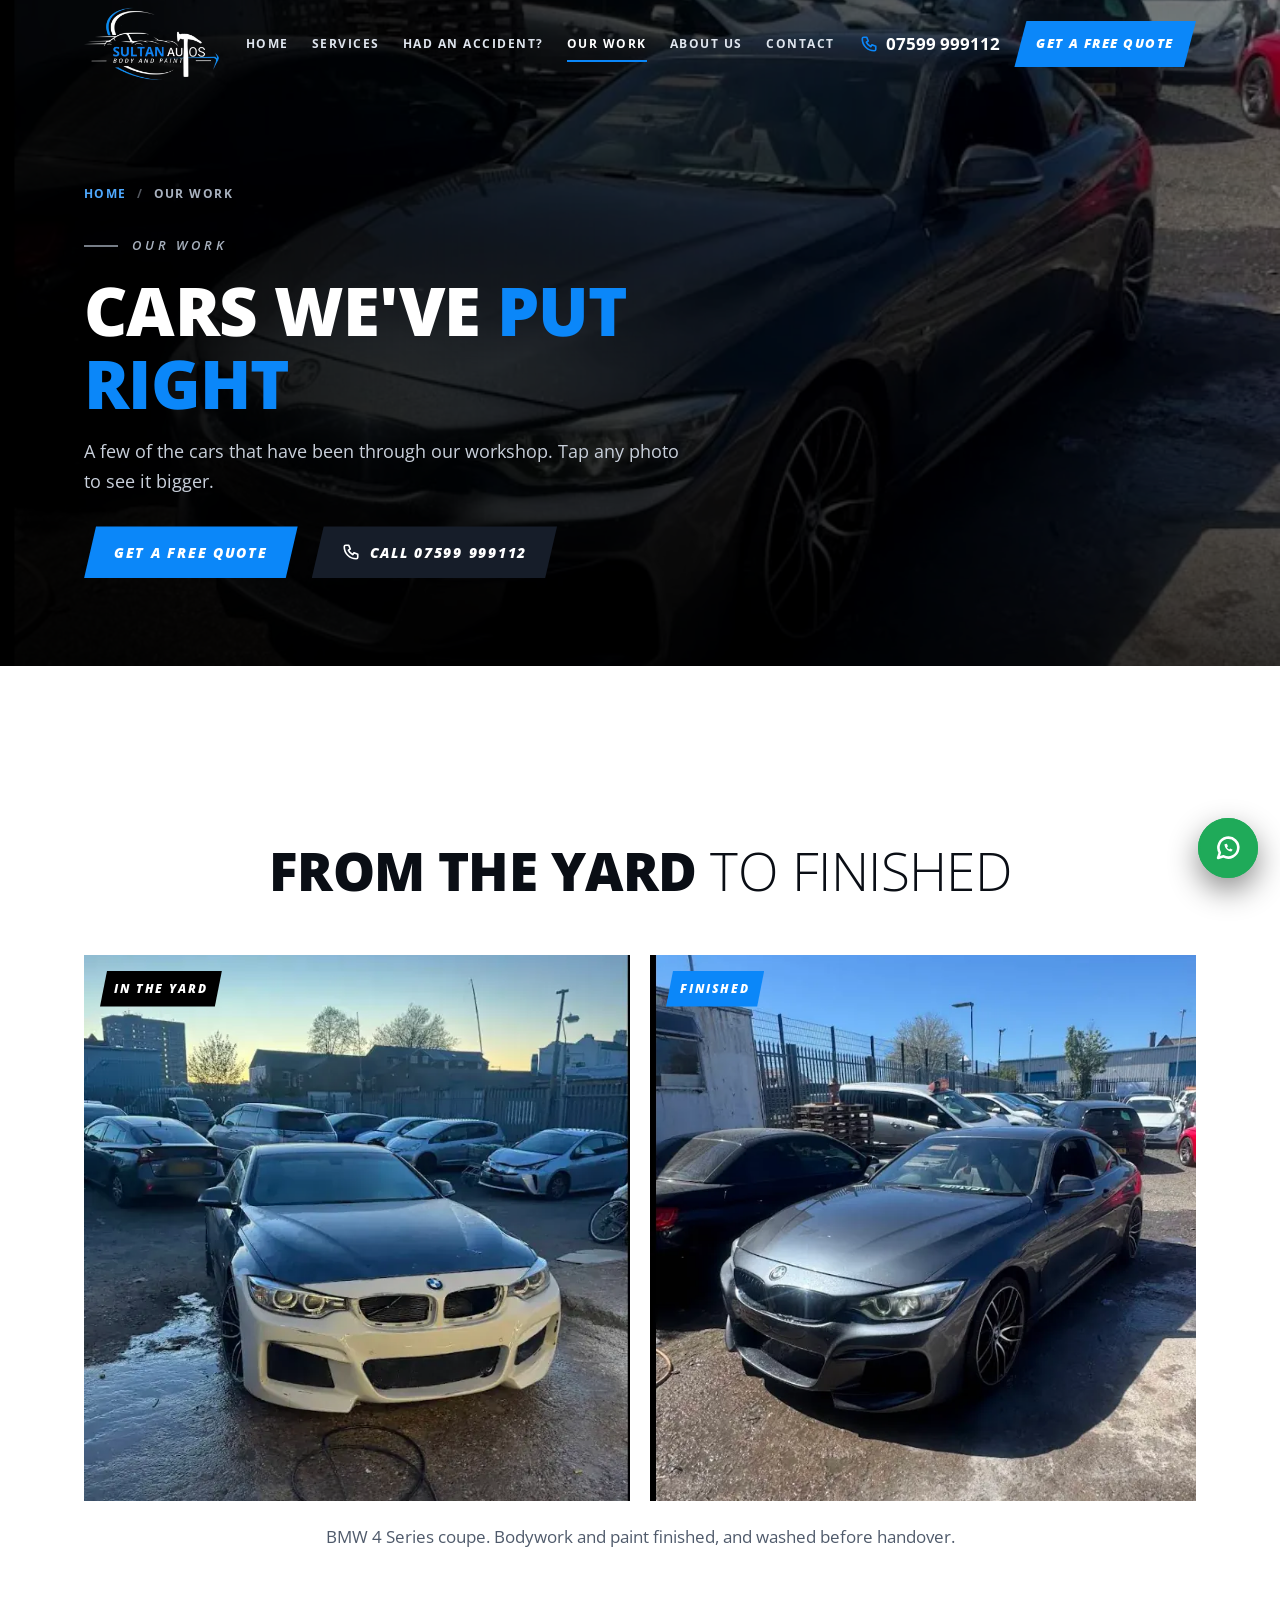
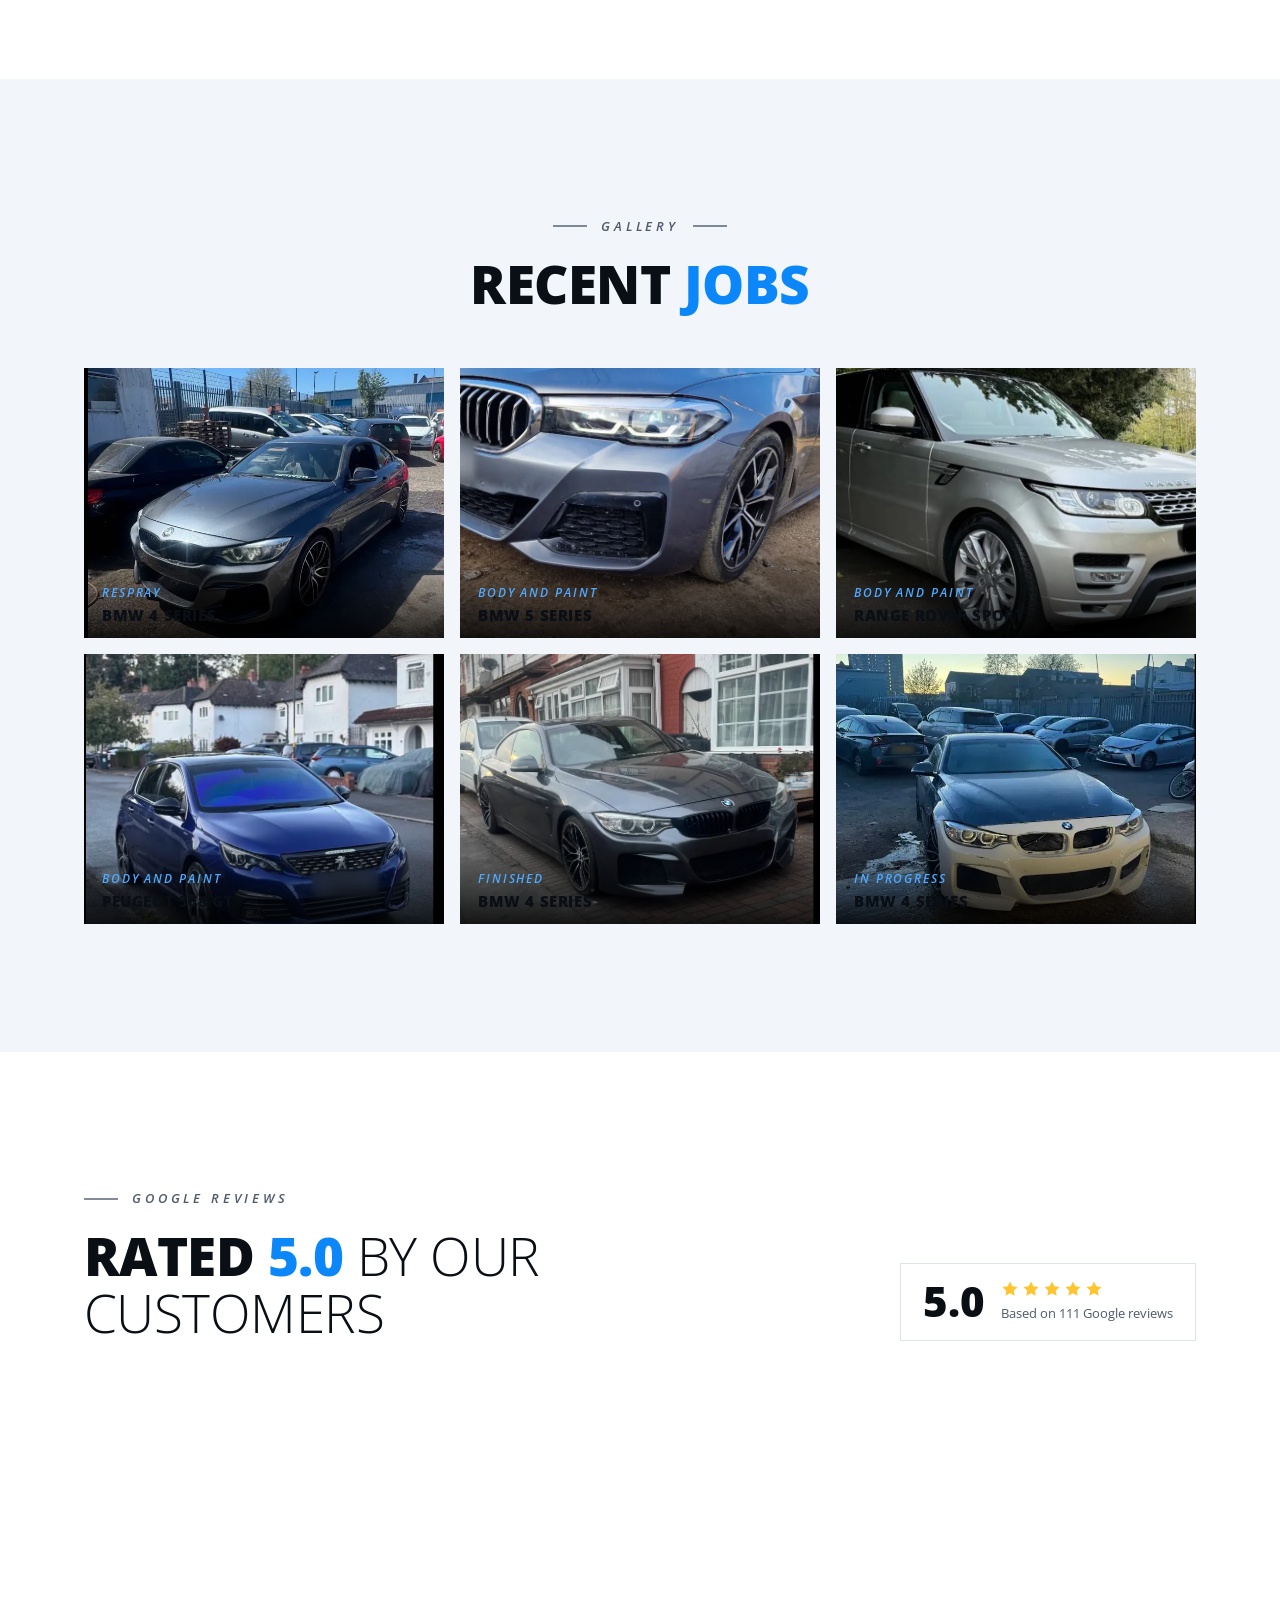
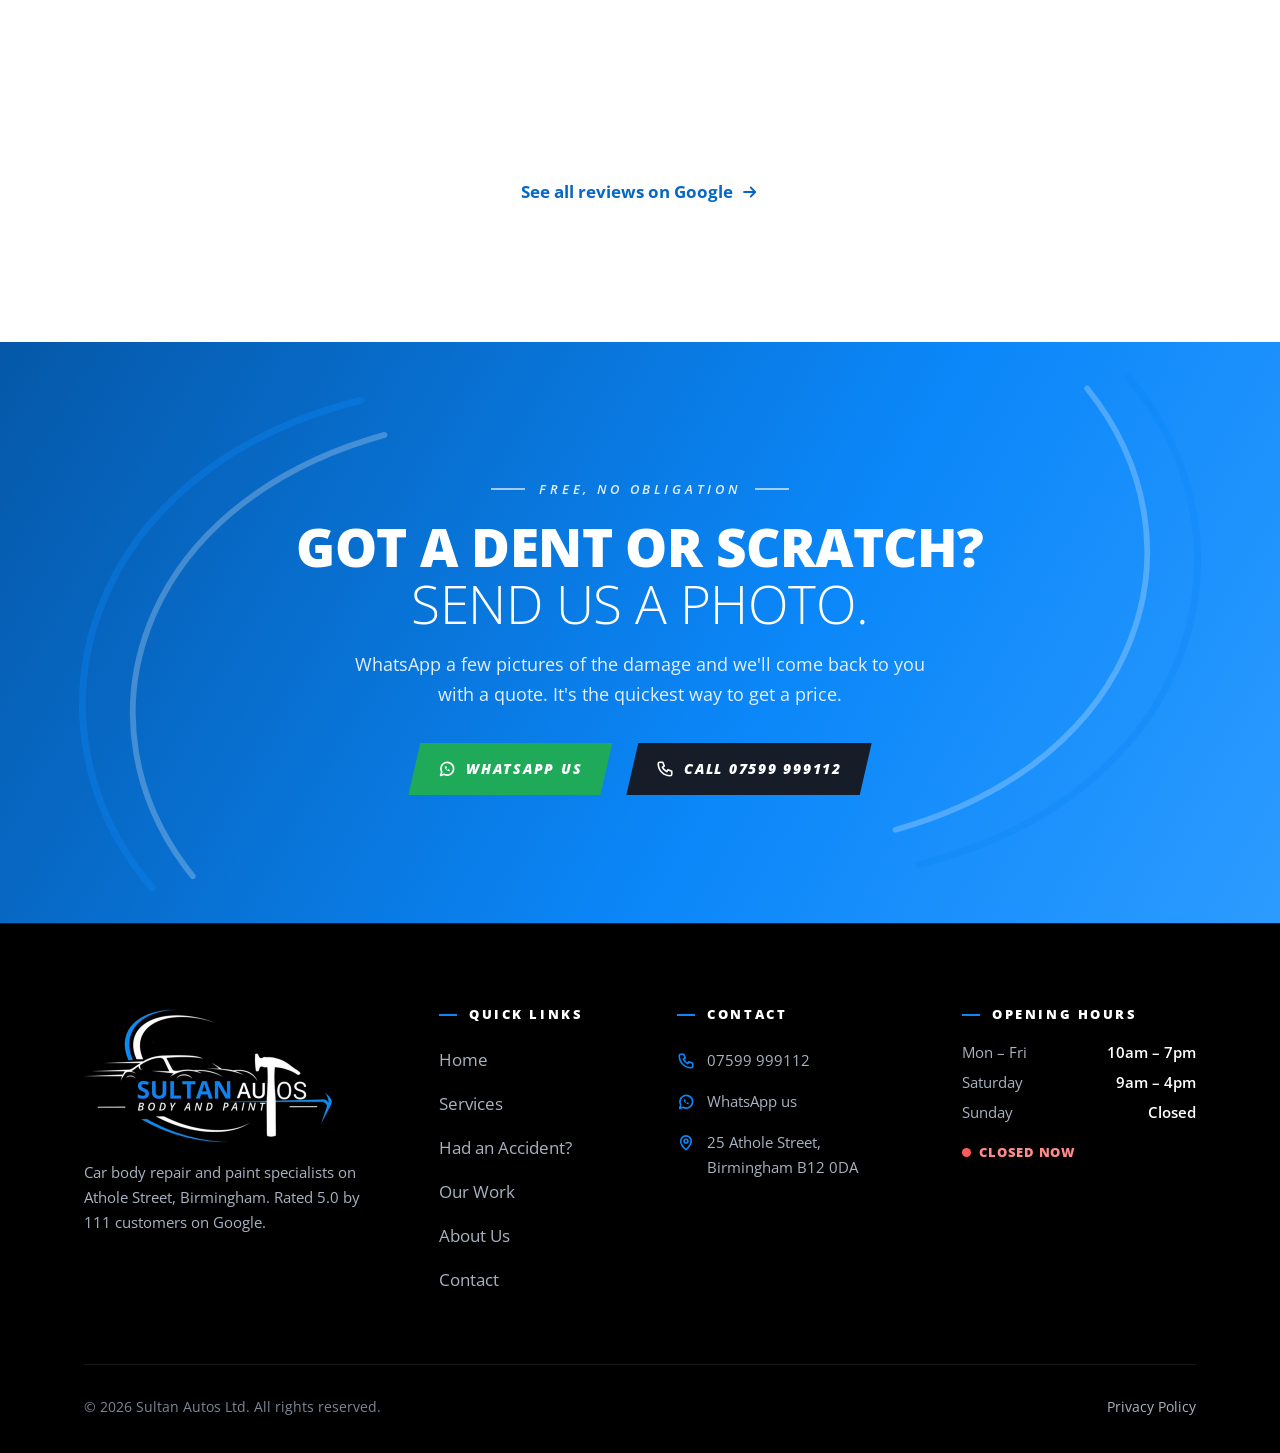
<file: our-work.html>
<!doctype html>
<html lang="en-GB">
<head>
<meta charset="utf-8">
<meta name="viewport" content="width=device-width, initial-scale=1, viewport-fit=cover">
<title>Our Work | Car Body Repairs by Sultan Autos Birmingham</title>
<meta name="description" content="See body repair and paint work by Sultan Autos in Birmingham: BMW, Range Rover, Peugeot and more. 5.0 rated on Google.">
<meta name="theme-color" content="#000000">
<link rel="icon" href="data:image/svg+xml,%3Csvg xmlns='http://www.w3.org/2000/svg' viewBox='0 0 64 64'%3E%3Crect width='64' height='64' fill='%23000'/%3E%3Cpath d='M14 50C4 36 10 16 30 10' fill='none' stroke='%230b87f9' stroke-width='5' stroke-linecap='round'/%3E%3Ctext x='34' y='46' font-family='Arial,sans-serif' font-weight='900' font-style='italic' font-size='34' fill='%23fff' text-anchor='middle'%3ES%3C/text%3E%3C/svg%3E">
<meta property="og:type" content="website">
<meta property="og:title" content="Our Work | Car Body Repairs by Sultan Autos Birmingham">
<meta property="og:description" content="See body repair and paint work by Sultan Autos in Birmingham: BMW, Range Rover, Peugeot and more. 5.0 rated on Google.">
<link rel="canonical" href="https://sultanautos.uk/our-work">
<meta property="og:url" content="https://sultanautos.uk/our-work">
<meta property="og:site_name" content="Sultan Autos">
<meta property="og:image" content="https://sultanautos.uk/assets/img/og/og-work.jpg">
<meta property="og:image:width" content="716">
<meta property="og:image:height" content="375">
<meta property="og:image:alt" content="BMW 4 Series finished in the yard">
<meta name="twitter:card" content="summary_large_image">
<link rel="preload" href="assets/fonts/open-sans.woff2" as="font" type="font/woff2" crossorigin>
<link rel="stylesheet" href="assets/css/style.css">
<script>document.documentElement.classList.add('js');function blf(i){if(!i.dataset.t){i.dataset.t=1;i.src=i.src.replace(/[.]svg$/,'.png')}else{var b=document.createElement('b');b.textContent=i.alt;i.replaceWith(b)}}</script>
</head>
<body>
<a class="skip" href="#main">Skip to content</a>
<header class="hdr" id="hdr">
  <div class="wrap hdr-in">
    <a class="brand" href="index.html" aria-label="Sultan Autos, body and paint, home"><img src="assets/img/logo.webp" alt="Sultan Autos Body and Paint" width="500" height="272"></a>
    <nav class="nav" aria-label="Main"><a href="index.html">Home</a><a href="services.html">Services</a><a href="accident-repair.html">Had an Accident?</a><a href="our-work.html" aria-current="page">Our Work</a><a href="about.html">About Us</a><a href="contact.html">Contact</a></nav>
    <div class="hdr-cta">
      <a class="hdr-tel" href="tel:+447599999112"><svg viewBox="0 0 24 24" fill="none" stroke="currentColor" stroke-width="2.2" stroke-linecap="round" stroke-linejoin="round" aria-hidden="true"><path d="M5 3h4l2 5-2.5 1.5a11 11 0 0 0 6 6L16 13l5 2v4a2 2 0 0 1-2 2A16 16 0 0 1 3 5a2 2 0 0 1 2-2Z"/></svg>07599 999112</a>
      <a class="btn sm" href="contact.html#quote">Get a Free Quote</a>
      <a class="icon-btn" href="tel:+447599999112" aria-label="Call Sultan Autos on 07599 999112"><svg viewBox="0 0 24 24" fill="none" stroke="currentColor" stroke-width="2.2" stroke-linecap="round" stroke-linejoin="round" aria-hidden="true"><path d="M5 3h4l2 5-2.5 1.5a11 11 0 0 0 6 6L16 13l5 2v4a2 2 0 0 1-2 2A16 16 0 0 1 3 5a2 2 0 0 1 2-2Z"/></svg></a>
      <button class="burger" id="burger" type="button" aria-label="Open menu" aria-expanded="false" aria-controls="drawer"><span></span><span></span><span></span></button>
    </div>
  </div>
</header>
<div class="drawer" id="drawer" aria-hidden="true">
  <nav aria-label="Mobile"><a class="dl" href="index.html" style="transition-delay:0.06s">Home<svg viewBox="0 0 24 24" fill="none" stroke="currentColor" stroke-width="2.4" stroke-linecap="round" stroke-linejoin="round" aria-hidden="true"><path d="M4 12h15M13 6l6 6-6 6"/></svg></a><a class="dl" href="services.html" style="transition-delay:0.11s">Services<svg viewBox="0 0 24 24" fill="none" stroke="currentColor" stroke-width="2.4" stroke-linecap="round" stroke-linejoin="round" aria-hidden="true"><path d="M4 12h15M13 6l6 6-6 6"/></svg></a><a class="dl" href="accident-repair.html" style="transition-delay:0.16s">Had an Accident?<svg viewBox="0 0 24 24" fill="none" stroke="currentColor" stroke-width="2.4" stroke-linecap="round" stroke-linejoin="round" aria-hidden="true"><path d="M4 12h15M13 6l6 6-6 6"/></svg></a><a class="dl" href="our-work.html" aria-current="page" style="transition-delay:0.21s">Our Work<svg viewBox="0 0 24 24" fill="none" stroke="currentColor" stroke-width="2.4" stroke-linecap="round" stroke-linejoin="round" aria-hidden="true"><path d="M4 12h15M13 6l6 6-6 6"/></svg></a><a class="dl" href="about.html" style="transition-delay:0.26s">About Us<svg viewBox="0 0 24 24" fill="none" stroke="currentColor" stroke-width="2.4" stroke-linecap="round" stroke-linejoin="round" aria-hidden="true"><path d="M4 12h15M13 6l6 6-6 6"/></svg></a><a class="dl" href="contact.html" style="transition-delay:0.31s">Contact<svg viewBox="0 0 24 24" fill="none" stroke="currentColor" stroke-width="2.4" stroke-linecap="round" stroke-linejoin="round" aria-hidden="true"><path d="M4 12h15M13 6l6 6-6 6"/></svg></a></nav>
  <div class="btns"><a class="btn" href="contact.html#quote">Get a Free Quote</a><a class="btn wa" href="https://wa.me/447599999112?text=Hi%20Sultan%20Autos%2C%20I%27d%20like%20a%20quote." target="_blank" rel="noopener"><svg viewBox="0 0 24 24" fill="none" stroke="currentColor" stroke-width="2.2" stroke-linecap="round" stroke-linejoin="round" aria-hidden="true"><path d="M3.5 20.5 5 16a8.5 8.5 0 1 1 3.2 3.1Z"/><path d="M9 8.8c0 3 2.6 5.8 5.8 6.2l1.2-1.6-2-1-.9.9a4 4 0 0 1-2-2l.9-.9-1-2Z" fill="currentColor" stroke="none"/></svg>WhatsApp Us</a></div>
</div>
<main id="main">
<section class="phero">
  <div class="phero-bg" aria-hidden="true"><img src="assets/img/bmw4_done.webp" width="716" height="727" alt="" style="object-position:center 60%"></div>
  <div class="wrap">
    <nav class="crumbs fade-up" aria-label="Breadcrumb"><a href="index.html">Home</a><span aria-hidden="true">/</span><span>Our Work</span></nav>
    <span class="eyebrow left fade-up d1">Our work</span>
    <h1 class="fade-up d1">Cars We've <span class="blue">Put Right</span></h1>
    <p class="lead fade-up d2">A few of the cars that have been through our workshop. Tap any photo to see it bigger.</p>
    <div class="btns fade-up d3"><a class="btn" href="contact.html#quote">Get a Free Quote</a><a class="btn dark" href="tel:+447599999112"><svg viewBox="0 0 24 24" fill="none" stroke="currentColor" stroke-width="2.2" stroke-linecap="round" stroke-linejoin="round" aria-hidden="true"><path d="M5 3h4l2 5-2.5 1.5a11 11 0 0 0 6 6L16 13l5 2v4a2 2 0 0 1-2 2A16 16 0 0 1 3 5a2 2 0 0 1 2-2Z"/></svg>Call 07599 999112</a></div>
  </div>
</section>
<section class="sec">
  <div class="wrap">
    <div class="sec-head center"><span class="eyebrow" data-r>Before and after</span><h2 data-r data-d="1">From the Yard <span class="thin">to Finished</span></h2></div>
    <div class="feature-pair">
      <div class="pair-item" data-r="l"><span class="tag">In the yard</span><img src="assets/img/bmw4_mid.webp" width="706" height="729" alt="BMW 4 Series in the yard during repair" loading="lazy"></div>
      <div class="pair-item" data-r="r"><span class="tag b">Finished</span><img src="assets/img/bmw4_done.webp" width="716" height="727" alt="BMW 4 Series finished and washed" loading="lazy"></div>
    </div>
    <p class="pair-cap" data-r>BMW 4 Series coupe. Bodywork and paint finished, and washed before handover.</p>
  </div>
</section>
<section class="sec alt">
  <div class="wrap">
    <div class="sec-head center"><span class="eyebrow" data-r>Gallery</span><h2 data-r data-d="1">Recent <span class="blue">Jobs</span></h2></div>
    <div class="gallery">
      <button type="button" class="gitem" data-full="assets/img/bmw4_done.webp" data-alt="BMW 4 Series – Respray" data-r="z" data-d="1"><img src="assets/img/bmw4_done.webp" width="716" height="727" alt="BMW 4 Series, respray" loading="lazy"><span class="cap"><small>Respray</small>BMW 4 Series</span><span class="zoom" aria-hidden="true"><svg viewBox="0 0 24 24" fill="none" stroke="currentColor" stroke-width="2.2" stroke-linecap="round" stroke-linejoin="round" aria-hidden="true"><circle cx="11" cy="11" r="7"/><path d="m20 20-4-4M11 8v6M8 11h6"/></svg></span></button>
      <button type="button" class="gitem" data-full="assets/img/bmw5.webp" data-alt="BMW 5 Series – Body and paint" data-r="z" data-d="2"><img src="assets/img/bmw5.webp" width="1100" height="556" alt="BMW 5 Series, body and paint" loading="lazy"><span class="cap"><small>Body and paint</small>BMW 5 Series</span><span class="zoom" aria-hidden="true"><svg viewBox="0 0 24 24" fill="none" stroke="currentColor" stroke-width="2.2" stroke-linecap="round" stroke-linejoin="round" aria-hidden="true"><circle cx="11" cy="11" r="7"/><path d="m20 20-4-4M11 8v6M8 11h6"/></svg></span></button>
      <button type="button" class="gitem" data-full="assets/img/rangerover.webp" data-alt="Range Rover Sport – Body and paint" data-r="z" data-d="3"><img src="assets/img/rangerover.webp" width="1200" height="626" alt="Range Rover Sport, body and paint" loading="lazy"><span class="cap"><small>Body and paint</small>Range Rover Sport</span><span class="zoom" aria-hidden="true"><svg viewBox="0 0 24 24" fill="none" stroke="currentColor" stroke-width="2.2" stroke-linecap="round" stroke-linejoin="round" aria-hidden="true"><circle cx="11" cy="11" r="7"/><path d="m20 20-4-4M11 8v6M8 11h6"/></svg></span></button>
      <button type="button" class="gitem" data-full="assets/img/peugeot.webp" data-alt="Peugeot 308 GT – Body and paint" data-r="z" data-d="1"><img src="assets/img/peugeot.webp" width="734" height="651" alt="Peugeot 308 GT, body and paint" loading="lazy"><span class="cap"><small>Body and paint</small>Peugeot 308 GT</span><span class="zoom" aria-hidden="true"><svg viewBox="0 0 24 24" fill="none" stroke="currentColor" stroke-width="2.2" stroke-linecap="round" stroke-linejoin="round" aria-hidden="true"><circle cx="11" cy="11" r="7"/><path d="m20 20-4-4M11 8v6M8 11h6"/></svg></span></button>
      <button type="button" class="gitem" data-full="assets/img/bmw4_street.webp" data-alt="BMW 4 Series – Finished" data-r="z" data-d="2"><img src="assets/img/bmw4_street.webp" width="749" height="596" alt="BMW 4 Series, finished" loading="lazy"><span class="cap"><small>Finished</small>BMW 4 Series</span><span class="zoom" aria-hidden="true"><svg viewBox="0 0 24 24" fill="none" stroke="currentColor" stroke-width="2.2" stroke-linecap="round" stroke-linejoin="round" aria-hidden="true"><circle cx="11" cy="11" r="7"/><path d="m20 20-4-4M11 8v6M8 11h6"/></svg></span></button>
      <button type="button" class="gitem" data-full="assets/img/bmw4_mid.webp" data-alt="BMW 4 Series – In progress" data-r="z" data-d="3"><img src="assets/img/bmw4_mid.webp" width="706" height="729" alt="BMW 4 Series, in progress" loading="lazy"><span class="cap"><small>In progress</small>BMW 4 Series</span><span class="zoom" aria-hidden="true"><svg viewBox="0 0 24 24" fill="none" stroke="currentColor" stroke-width="2.2" stroke-linecap="round" stroke-linejoin="round" aria-hidden="true"><circle cx="11" cy="11" r="7"/><path d="m20 20-4-4M11 8v6M8 11h6"/></svg></span></button>
    </div>
  </div>
</section>
<div class="lb" id="lb" role="dialog" aria-modal="true" aria-label="Photo viewer" aria-hidden="true">
  <button type="button" class="x" aria-label="Close"><svg viewBox="0 0 24 24" fill="none" stroke="currentColor" stroke-width="2.6" stroke-linecap="round" stroke-linejoin="round" aria-hidden="true"><path d="M6 6l12 12M18 6 6 18"/></svg></button><button type="button" class="pv" aria-label="Previous photo"><svg viewBox="0 0 24 24" fill="none" stroke="currentColor" stroke-width="2.6" stroke-linecap="round" stroke-linejoin="round" aria-hidden="true"><path d="m15 5-7 7 7 7"/></svg></button><button type="button" class="nx" aria-label="Next photo"><svg viewBox="0 0 24 24" fill="none" stroke="currentColor" stroke-width="2.6" stroke-linecap="round" stroke-linejoin="round" aria-hidden="true"><path d="m9 5 7 7-7 7"/></svg></button>
  <img src="assets/img/bmw4_done.webp" width="716" height="727" alt=""><p></p>
</div>
<section class="sec" id="reviews">
  <div class="wrap">
    <div class="rev-top">
      <div class="sec-head"><span class="eyebrow left" data-r>Google Reviews</span><h2 data-r data-d="1">Rated <span class="blue">5.0</span> <span class="thin">by our customers</span></h2></div>
      <a class="g-score" href="https://www.google.com/maps/search/?api=1&amp;query=Sultan+Autos+LTD%2C+25+Athole+St%2C+Birmingham+B12+0DA" target="_blank" rel="noopener" data-r="r"><b>5.0</b><span><span class="stars" role="img" aria-label="5 out of 5 stars"><svg viewBox="0 0 24 24" fill="currentColor" aria-hidden="true"><path d="m12 2 3.1 6.3 6.9 1-5 4.9 1.2 6.8L12 17.8 5.8 21 7 14.2 2 9.3l6.9-1Z"/></svg><svg viewBox="0 0 24 24" fill="currentColor" aria-hidden="true"><path d="m12 2 3.1 6.3 6.9 1-5 4.9 1.2 6.8L12 17.8 5.8 21 7 14.2 2 9.3l6.9-1Z"/></svg><svg viewBox="0 0 24 24" fill="currentColor" aria-hidden="true"><path d="m12 2 3.1 6.3 6.9 1-5 4.9 1.2 6.8L12 17.8 5.8 21 7 14.2 2 9.3l6.9-1Z"/></svg><svg viewBox="0 0 24 24" fill="currentColor" aria-hidden="true"><path d="m12 2 3.1 6.3 6.9 1-5 4.9 1.2 6.8L12 17.8 5.8 21 7 14.2 2 9.3l6.9-1Z"/></svg><svg viewBox="0 0 24 24" fill="currentColor" aria-hidden="true"><path d="m12 2 3.1 6.3 6.9 1-5 4.9 1.2 6.8L12 17.8 5.8 21 7 14.2 2 9.3l6.9-1Z"/></svg></span><small>Based on 111 Google reviews</small></span></a>
    </div>
  </div>
  <div class="rev-wrap" data-r>
    <div class="rev-track">
        <article class="rev"><div class="stars" role="img" aria-label="5 out of 5 stars"><svg viewBox="0 0 24 24" fill="currentColor" aria-hidden="true"><path d="m12 2 3.1 6.3 6.9 1-5 4.9 1.2 6.8L12 17.8 5.8 21 7 14.2 2 9.3l6.9-1Z"/></svg><svg viewBox="0 0 24 24" fill="currentColor" aria-hidden="true"><path d="m12 2 3.1 6.3 6.9 1-5 4.9 1.2 6.8L12 17.8 5.8 21 7 14.2 2 9.3l6.9-1Z"/></svg><svg viewBox="0 0 24 24" fill="currentColor" aria-hidden="true"><path d="m12 2 3.1 6.3 6.9 1-5 4.9 1.2 6.8L12 17.8 5.8 21 7 14.2 2 9.3l6.9-1Z"/></svg><svg viewBox="0 0 24 24" fill="currentColor" aria-hidden="true"><path d="m12 2 3.1 6.3 6.9 1-5 4.9 1.2 6.8L12 17.8 5.8 21 7 14.2 2 9.3l6.9-1Z"/></svg><svg viewBox="0 0 24 24" fill="currentColor" aria-hidden="true"><path d="m12 2 3.1 6.3 6.9 1-5 4.9 1.2 6.8L12 17.8 5.8 21 7 14.2 2 9.3l6.9-1Z"/></svg></div><p>Have been using Sultan autos / Dawud and his staff for a number of years. They consistently provide a great service at a great price. Highly recommended and wish them all the success in the future.</p><footer><span class="av" aria-hidden="true">J</span><span><b>Jahangir Tariq</b><small>Google review</small></span></footer></article>
        <article class="rev"><div class="stars" role="img" aria-label="5 out of 5 stars"><svg viewBox="0 0 24 24" fill="currentColor" aria-hidden="true"><path d="m12 2 3.1 6.3 6.9 1-5 4.9 1.2 6.8L12 17.8 5.8 21 7 14.2 2 9.3l6.9-1Z"/></svg><svg viewBox="0 0 24 24" fill="currentColor" aria-hidden="true"><path d="m12 2 3.1 6.3 6.9 1-5 4.9 1.2 6.8L12 17.8 5.8 21 7 14.2 2 9.3l6.9-1Z"/></svg><svg viewBox="0 0 24 24" fill="currentColor" aria-hidden="true"><path d="m12 2 3.1 6.3 6.9 1-5 4.9 1.2 6.8L12 17.8 5.8 21 7 14.2 2 9.3l6.9-1Z"/></svg><svg viewBox="0 0 24 24" fill="currentColor" aria-hidden="true"><path d="m12 2 3.1 6.3 6.9 1-5 4.9 1.2 6.8L12 17.8 5.8 21 7 14.2 2 9.3l6.9-1Z"/></svg><svg viewBox="0 0 24 24" fill="currentColor" aria-hidden="true"><path d="m12 2 3.1 6.3 6.9 1-5 4.9 1.2 6.8L12 17.8 5.8 21 7 14.2 2 9.3l6.9-1Z"/></svg></div><p>Superb service &amp; very professional. Daud knows what he’s doing &amp; has many years experience. Best of all you are kept informed every step of the way with pictures &amp; videos sent with updates too. The final work is so clean, car was washed too. Would 100% recommend.</p><footer><span class="av" aria-hidden="true">H</span><span><b>Hassan Ahmed</b><small>Google review</small></span></footer></article>
        <article class="rev"><div class="stars" role="img" aria-label="5 out of 5 stars"><svg viewBox="0 0 24 24" fill="currentColor" aria-hidden="true"><path d="m12 2 3.1 6.3 6.9 1-5 4.9 1.2 6.8L12 17.8 5.8 21 7 14.2 2 9.3l6.9-1Z"/></svg><svg viewBox="0 0 24 24" fill="currentColor" aria-hidden="true"><path d="m12 2 3.1 6.3 6.9 1-5 4.9 1.2 6.8L12 17.8 5.8 21 7 14.2 2 9.3l6.9-1Z"/></svg><svg viewBox="0 0 24 24" fill="currentColor" aria-hidden="true"><path d="m12 2 3.1 6.3 6.9 1-5 4.9 1.2 6.8L12 17.8 5.8 21 7 14.2 2 9.3l6.9-1Z"/></svg><svg viewBox="0 0 24 24" fill="currentColor" aria-hidden="true"><path d="m12 2 3.1 6.3 6.9 1-5 4.9 1.2 6.8L12 17.8 5.8 21 7 14.2 2 9.3l6.9-1Z"/></svg><svg viewBox="0 0 24 24" fill="currentColor" aria-hidden="true"><path d="m12 2 3.1 6.3 6.9 1-5 4.9 1.2 6.8L12 17.8 5.8 21 7 14.2 2 9.3l6.9-1Z"/></svg></div><p>Brilliant service from the boys at Sultan Autos, very quick to get me a quote and get the job booked in, no time wasted and will deffo return if needed in the future 💯</p><footer><span class="av" aria-hidden="true">A</span><span><b>Asad Ali</b><small>Google review</small></span></footer></article>
        <article class="rev"><div class="stars" role="img" aria-label="5 out of 5 stars"><svg viewBox="0 0 24 24" fill="currentColor" aria-hidden="true"><path d="m12 2 3.1 6.3 6.9 1-5 4.9 1.2 6.8L12 17.8 5.8 21 7 14.2 2 9.3l6.9-1Z"/></svg><svg viewBox="0 0 24 24" fill="currentColor" aria-hidden="true"><path d="m12 2 3.1 6.3 6.9 1-5 4.9 1.2 6.8L12 17.8 5.8 21 7 14.2 2 9.3l6.9-1Z"/></svg><svg viewBox="0 0 24 24" fill="currentColor" aria-hidden="true"><path d="m12 2 3.1 6.3 6.9 1-5 4.9 1.2 6.8L12 17.8 5.8 21 7 14.2 2 9.3l6.9-1Z"/></svg><svg viewBox="0 0 24 24" fill="currentColor" aria-hidden="true"><path d="m12 2 3.1 6.3 6.9 1-5 4.9 1.2 6.8L12 17.8 5.8 21 7 14.2 2 9.3l6.9-1Z"/></svg><svg viewBox="0 0 24 24" fill="currentColor" aria-hidden="true"><path d="m12 2 3.1 6.3 6.9 1-5 4.9 1.2 6.8L12 17.8 5.8 21 7 14.2 2 9.3l6.9-1Z"/></svg></div><p>We had a big dent in the left wing, cracks and scratches on the bumper, and broken grilles. Nice guy and he did an amazing job on our Audi A3. Would definitely recommend him if you need any bodywork done.</p><footer><span class="av" aria-hidden="true">M</span><span><b>Melissa Jary</b><small>Google review</small></span></footer></article>
        <article class="rev"><div class="stars" role="img" aria-label="5 out of 5 stars"><svg viewBox="0 0 24 24" fill="currentColor" aria-hidden="true"><path d="m12 2 3.1 6.3 6.9 1-5 4.9 1.2 6.8L12 17.8 5.8 21 7 14.2 2 9.3l6.9-1Z"/></svg><svg viewBox="0 0 24 24" fill="currentColor" aria-hidden="true"><path d="m12 2 3.1 6.3 6.9 1-5 4.9 1.2 6.8L12 17.8 5.8 21 7 14.2 2 9.3l6.9-1Z"/></svg><svg viewBox="0 0 24 24" fill="currentColor" aria-hidden="true"><path d="m12 2 3.1 6.3 6.9 1-5 4.9 1.2 6.8L12 17.8 5.8 21 7 14.2 2 9.3l6.9-1Z"/></svg><svg viewBox="0 0 24 24" fill="currentColor" aria-hidden="true"><path d="m12 2 3.1 6.3 6.9 1-5 4.9 1.2 6.8L12 17.8 5.8 21 7 14.2 2 9.3l6.9-1Z"/></svg><svg viewBox="0 0 24 24" fill="currentColor" aria-hidden="true"><path d="m12 2 3.1 6.3 6.9 1-5 4.9 1.2 6.8L12 17.8 5.8 21 7 14.2 2 9.3l6.9-1Z"/></svg></div><p>I recommend them to anyone who wants good car body spray at a good price and in less time. You won’t be disappointed. They repaired my Tesla, a car worth £50,000.</p><footer><span class="av" aria-hidden="true">V</span><span><b>Vinod Garg</b><small>Google review</small></span></footer></article>
        <article class="rev"><div class="stars" role="img" aria-label="5 out of 5 stars"><svg viewBox="0 0 24 24" fill="currentColor" aria-hidden="true"><path d="m12 2 3.1 6.3 6.9 1-5 4.9 1.2 6.8L12 17.8 5.8 21 7 14.2 2 9.3l6.9-1Z"/></svg><svg viewBox="0 0 24 24" fill="currentColor" aria-hidden="true"><path d="m12 2 3.1 6.3 6.9 1-5 4.9 1.2 6.8L12 17.8 5.8 21 7 14.2 2 9.3l6.9-1Z"/></svg><svg viewBox="0 0 24 24" fill="currentColor" aria-hidden="true"><path d="m12 2 3.1 6.3 6.9 1-5 4.9 1.2 6.8L12 17.8 5.8 21 7 14.2 2 9.3l6.9-1Z"/></svg><svg viewBox="0 0 24 24" fill="currentColor" aria-hidden="true"><path d="m12 2 3.1 6.3 6.9 1-5 4.9 1.2 6.8L12 17.8 5.8 21 7 14.2 2 9.3l6.9-1Z"/></svg><svg viewBox="0 0 24 24" fill="currentColor" aria-hidden="true"><path d="m12 2 3.1 6.3 6.9 1-5 4.9 1.2 6.8L12 17.8 5.8 21 7 14.2 2 9.3l6.9-1Z"/></svg></div><p>Great friendly professional service, the work was carried out to a high standard by a young man who will no doubt excel to a very high standard. Thanks</p><footer><span class="av" aria-hidden="true">W</span><span><b>Wikas Lone</b><small>Google review</small></span></footer></article>
        <article class="rev"><div class="stars" role="img" aria-label="5 out of 5 stars"><svg viewBox="0 0 24 24" fill="currentColor" aria-hidden="true"><path d="m12 2 3.1 6.3 6.9 1-5 4.9 1.2 6.8L12 17.8 5.8 21 7 14.2 2 9.3l6.9-1Z"/></svg><svg viewBox="0 0 24 24" fill="currentColor" aria-hidden="true"><path d="m12 2 3.1 6.3 6.9 1-5 4.9 1.2 6.8L12 17.8 5.8 21 7 14.2 2 9.3l6.9-1Z"/></svg><svg viewBox="0 0 24 24" fill="currentColor" aria-hidden="true"><path d="m12 2 3.1 6.3 6.9 1-5 4.9 1.2 6.8L12 17.8 5.8 21 7 14.2 2 9.3l6.9-1Z"/></svg><svg viewBox="0 0 24 24" fill="currentColor" aria-hidden="true"><path d="m12 2 3.1 6.3 6.9 1-5 4.9 1.2 6.8L12 17.8 5.8 21 7 14.2 2 9.3l6.9-1Z"/></svg><svg viewBox="0 0 24 24" fill="currentColor" aria-hidden="true"><path d="m12 2 3.1 6.3 6.9 1-5 4.9 1.2 6.8L12 17.8 5.8 21 7 14.2 2 9.3l6.9-1Z"/></svg></div><p>Exceptional service. The results are amazing, thank you for your hard work.</p><footer><span class="av" aria-hidden="true">L</span><span><b>Lettie</b><small>Google review</small></span></footer></article>
    </div>
  </div>
  <div class="wrap rev-foot"><a class="link" href="https://www.google.com/maps/search/?api=1&amp;query=Sultan+Autos+LTD%2C+25+Athole+St%2C+Birmingham+B12+0DA" target="_blank" rel="noopener">See all reviews on Google <svg viewBox="0 0 24 24" fill="none" stroke="currentColor" stroke-width="2.4" stroke-linecap="round" stroke-linejoin="round" aria-hidden="true"><path d="M4 12h15M13 6l6 6-6 6"/></svg></a></div>
</section>
</main>
<section class="cta sec">
  <svg class="cta-arcs" viewBox="0 0 1200 500" preserveAspectRatio="xMidYMid slice" aria-hidden="true"><path d="M180 470C60 330 120 110 360 50" stroke="#0b87f9" stroke-width="6"/><path d="M215 460C110 330 165 140 380 80" stroke="#fff" stroke-width="5" opacity=".7"/><path d="M1020 30c120 140 60 360-180 420" stroke="#0b87f9" stroke-width="6"/><path d="M985 40c105 130 50 320-165 380" stroke="#fff" stroke-width="5" opacity=".7"/></svg>
  <div class="wrap">
    <span class="eyebrow" data-r>Free, no obligation</span>
    <h2 data-r data-d="1">Got a dent or scratch? <span class="thin">Send us a photo.</span></h2>
    <p class="lead" data-r data-d="2">WhatsApp a few pictures of the damage and we'll come back to you with a quote. It's the quickest way to get a price.</p>
    <div class="btns" data-r data-d="3"><a class="btn wa" href="https://wa.me/447599999112?text=Hi%20Sultan%20Autos%2C%20I%27d%20like%20a%20quote." target="_blank" rel="noopener"><svg viewBox="0 0 24 24" fill="none" stroke="currentColor" stroke-width="2.2" stroke-linecap="round" stroke-linejoin="round" aria-hidden="true"><path d="M3.5 20.5 5 16a8.5 8.5 0 1 1 3.2 3.1Z"/><path d="M9 8.8c0 3 2.6 5.8 5.8 6.2l1.2-1.6-2-1-.9.9a4 4 0 0 1-2-2l.9-.9-1-2Z" fill="currentColor" stroke="none"/></svg>WhatsApp Us</a><a class="btn dark" href="tel:+447599999112"><svg viewBox="0 0 24 24" fill="none" stroke="currentColor" stroke-width="2.2" stroke-linecap="round" stroke-linejoin="round" aria-hidden="true"><path d="M5 3h4l2 5-2.5 1.5a11 11 0 0 0 6 6L16 13l5 2v4a2 2 0 0 1-2 2A16 16 0 0 1 3 5a2 2 0 0 1 2-2Z"/></svg>Call 07599 999112</a></div>
  </div>
</section>
<footer class="foot">
  <div class="wrap">
    <div class="foot-grid">
      <div>
        <a href="index.html" aria-label="Sultan Autos home"><img class="foot-logo" src="assets/img/logo.webp" alt="Sultan Autos Body and Paint logo" width="500" height="272" loading="lazy"></a>
        <p>Car body repair and paint specialists on Athole Street, Birmingham. Rated 5.0 by 111 customers on Google.</p>
      </div>
      <div>
        <h3>Quick Links</h3>
        <ul><li><a href="index.html">Home</a></li><li><a href="services.html">Services</a></li><li><a href="accident-repair.html">Had an Accident?</a></li><li><a href="our-work.html">Our Work</a></li><li><a href="about.html">About Us</a></li><li><a href="contact.html">Contact</a></li></ul>
      </div>
      <div>
        <h3>Contact</h3>
        <a class="ci" href="tel:+447599999112"><svg viewBox="0 0 24 24" fill="none" stroke="currentColor" stroke-width="2.2" stroke-linecap="round" stroke-linejoin="round" aria-hidden="true"><path d="M5 3h4l2 5-2.5 1.5a11 11 0 0 0 6 6L16 13l5 2v4a2 2 0 0 1-2 2A16 16 0 0 1 3 5a2 2 0 0 1 2-2Z"/></svg><span>07599 999112</span></a>
        <a class="ci" href="https://wa.me/447599999112?text=Hi%20Sultan%20Autos%2C%20I%27d%20like%20a%20quote." target="_blank" rel="noopener"><svg viewBox="0 0 24 24" fill="none" stroke="currentColor" stroke-width="2.2" stroke-linecap="round" stroke-linejoin="round" aria-hidden="true"><path d="M3.5 20.5 5 16a8.5 8.5 0 1 1 3.2 3.1Z"/><path d="M9 8.8c0 3 2.6 5.8 5.8 6.2l1.2-1.6-2-1-.9.9a4 4 0 0 1-2-2l.9-.9-1-2Z" fill="currentColor" stroke="none"/></svg><span>WhatsApp us</span></a>
        <a class="ci" href="https://www.google.com/maps/dir/?api=1&amp;destination=Sultan+Autos+LTD%2C+25+Athole+St%2C+Birmingham+B12+0DA" target="_blank" rel="noopener"><svg viewBox="0 0 24 24" fill="none" stroke="currentColor" stroke-width="2.2" stroke-linecap="round" stroke-linejoin="round" aria-hidden="true"><path d="M12 21s7-6.2 7-11.5A7 7 0 0 0 5 9.5C5 14.8 12 21 12 21Z"/><circle cx="12" cy="9.5" r="2.5"/></svg><span>25 Athole Street, Birmingham B12 0DA</span></a>
      </div>
      <div>
        <h3>Opening Hours</h3>
        <div class="foot-hrs"><span>Mon – Fri</span><b>10am – 7pm</b><span>Saturday</span><b>9am – 4pm</b><span>Sunday</span><b>Closed</b></div>
        <p style="margin-top:14px"><span class="hrs-badge" hidden></span></p>
      </div>
    </div>
    <div class="foot-base"><span>&copy;&nbsp;<span class="yr">2026</span>&nbsp;Sultan Autos Ltd. All rights reserved.</span><span class="foot-links"><a href="privacy.html">Privacy Policy</a></span></div>
  </div>
</footer>
<nav class="mbar" aria-label="Quick contact"><a class="c" href="tel:+447599999112"><svg viewBox="0 0 24 24" fill="none" stroke="currentColor" stroke-width="2.2" stroke-linecap="round" stroke-linejoin="round" aria-hidden="true"><path d="M5 3h4l2 5-2.5 1.5a11 11 0 0 0 6 6L16 13l5 2v4a2 2 0 0 1-2 2A16 16 0 0 1 3 5a2 2 0 0 1 2-2Z"/></svg>Call</a><a class="w" href="https://wa.me/447599999112?text=Hi%20Sultan%20Autos%2C%20I%27d%20like%20a%20quote." target="_blank" rel="noopener"><svg viewBox="0 0 24 24" fill="none" stroke="currentColor" stroke-width="2.2" stroke-linecap="round" stroke-linejoin="round" aria-hidden="true"><path d="M3.5 20.5 5 16a8.5 8.5 0 1 1 3.2 3.1Z"/><path d="M9 8.8c0 3 2.6 5.8 5.8 6.2l1.2-1.6-2-1-.9.9a4 4 0 0 1-2-2l.9-.9-1-2Z" fill="currentColor" stroke="none"/></svg>WhatsApp</a><a class="q" href="contact.html#quote"><svg viewBox="0 0 24 24" fill="none" stroke="currentColor" stroke-width="2.4" stroke-linecap="round" stroke-linejoin="round" aria-hidden="true"><path d="M4 12h15M13 6l6 6-6 6"/></svg>Free Quote</a></nav>
<a class="fab" href="https://wa.me/447599999112?text=Hi%20Sultan%20Autos%2C%20I%27d%20like%20a%20quote." target="_blank" rel="noopener" aria-label="WhatsApp Sultan Autos"><svg viewBox="0 0 24 24" fill="none" stroke="currentColor" stroke-width="2.2" stroke-linecap="round" stroke-linejoin="round" aria-hidden="true"><path d="M3.5 20.5 5 16a8.5 8.5 0 1 1 3.2 3.1Z"/><path d="M9 8.8c0 3 2.6 5.8 5.8 6.2l1.2-1.6-2-1-.9.9a4 4 0 0 1-2-2l.9-.9-1-2Z" fill="currentColor" stroke="none"/></svg></a>
<script src="assets/js/main.js"></script>
</body>
</html>
</file>
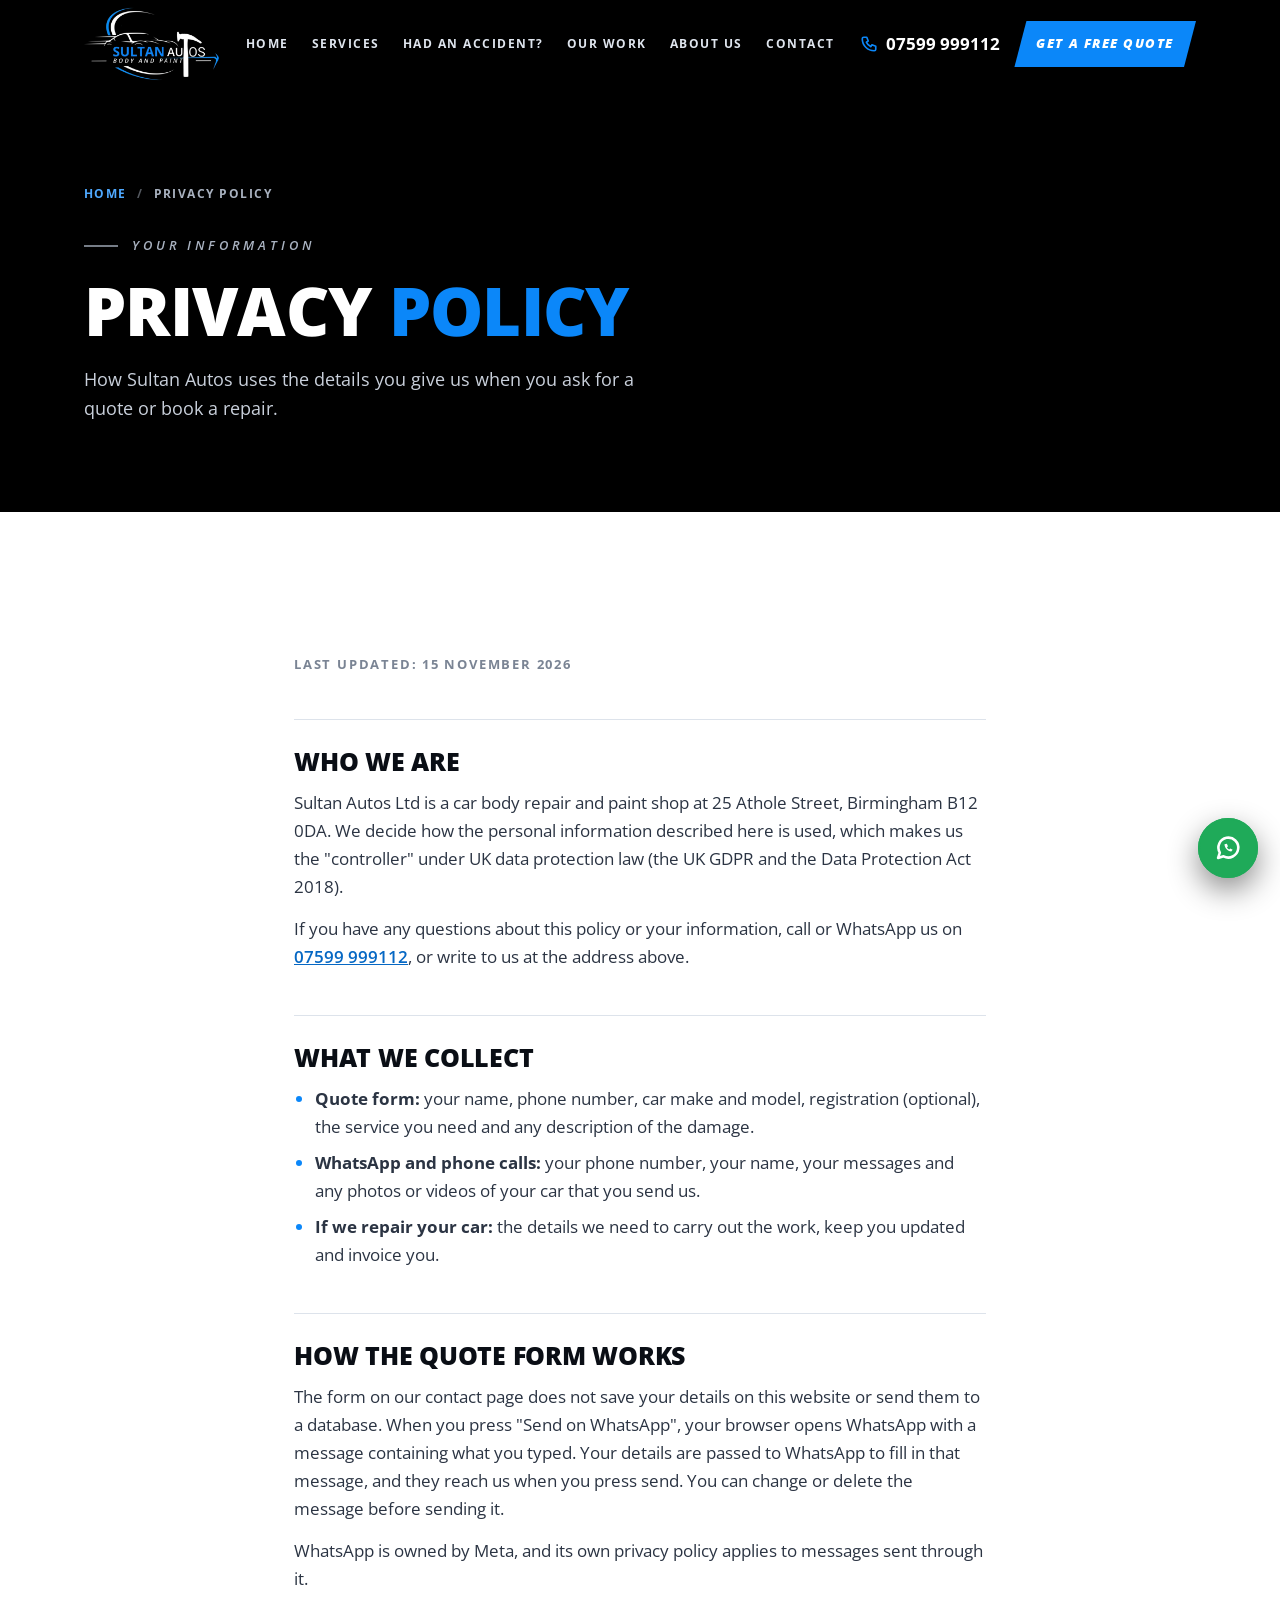
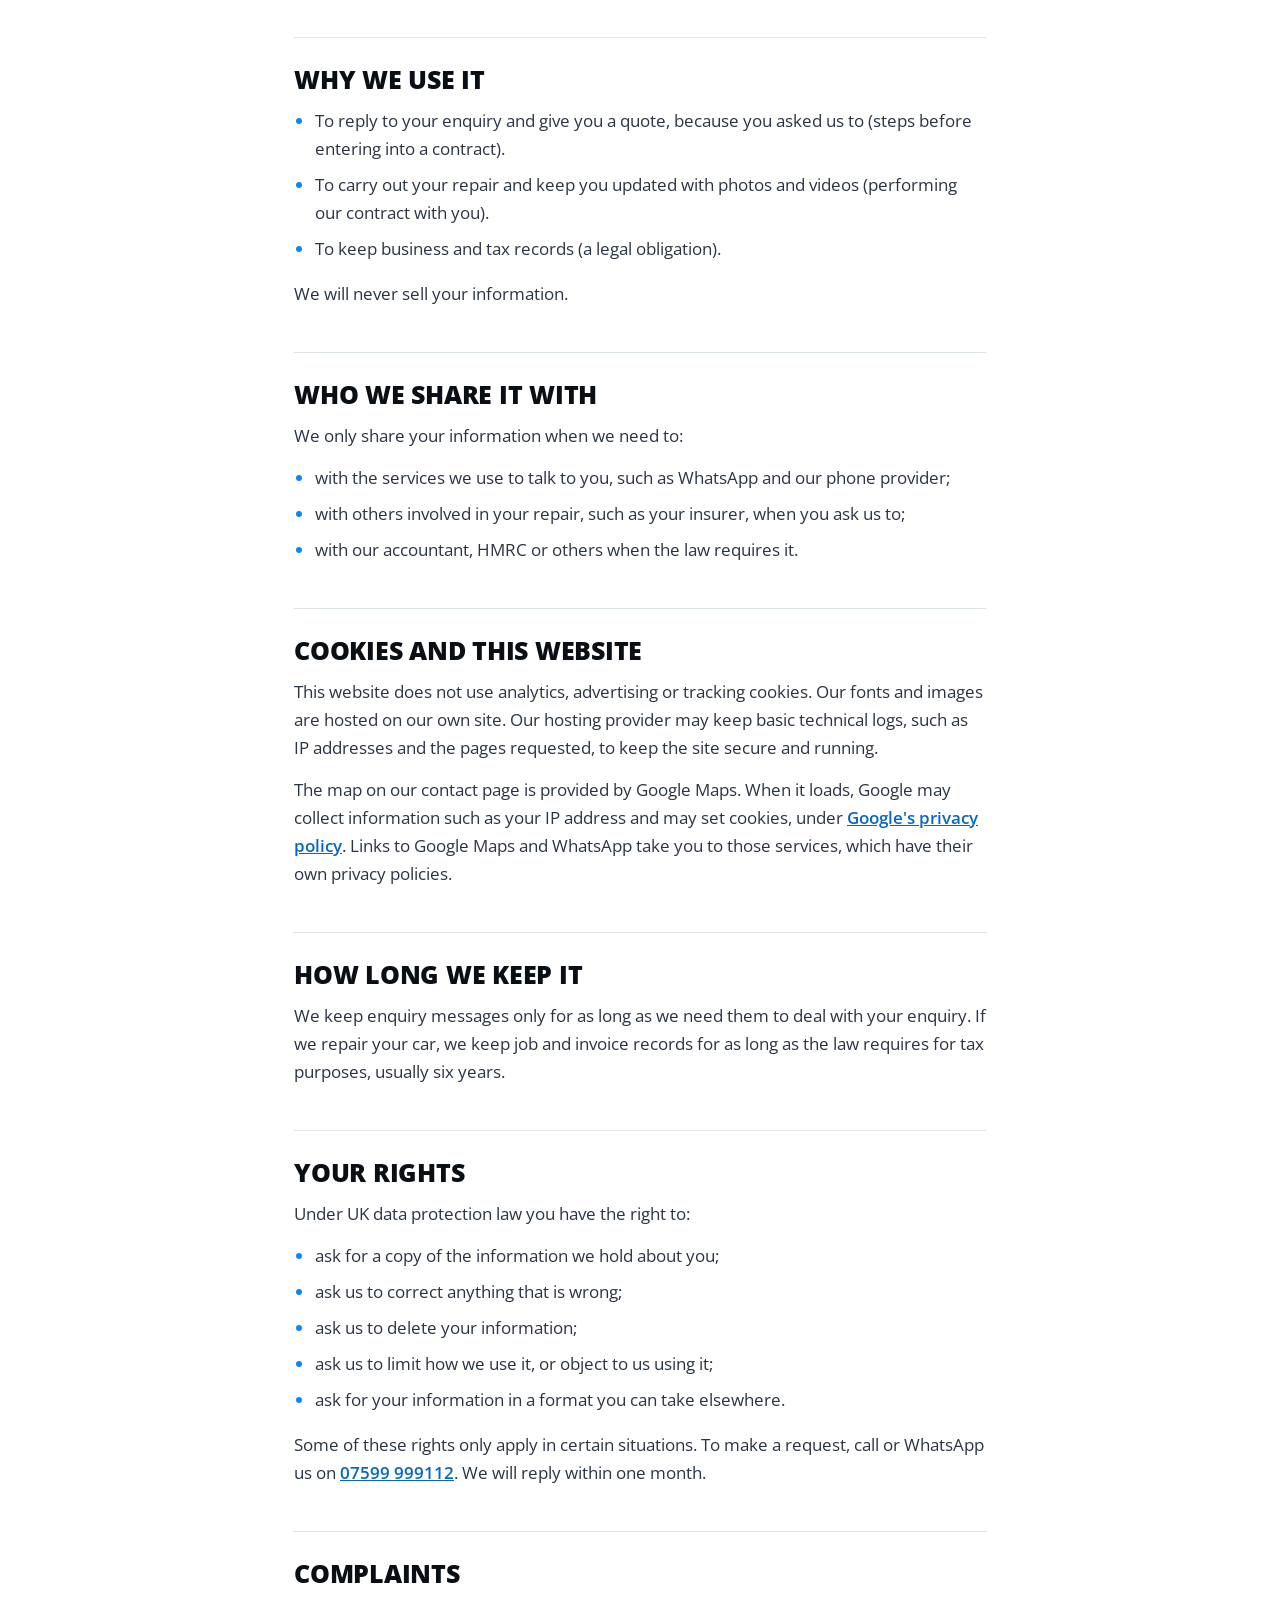
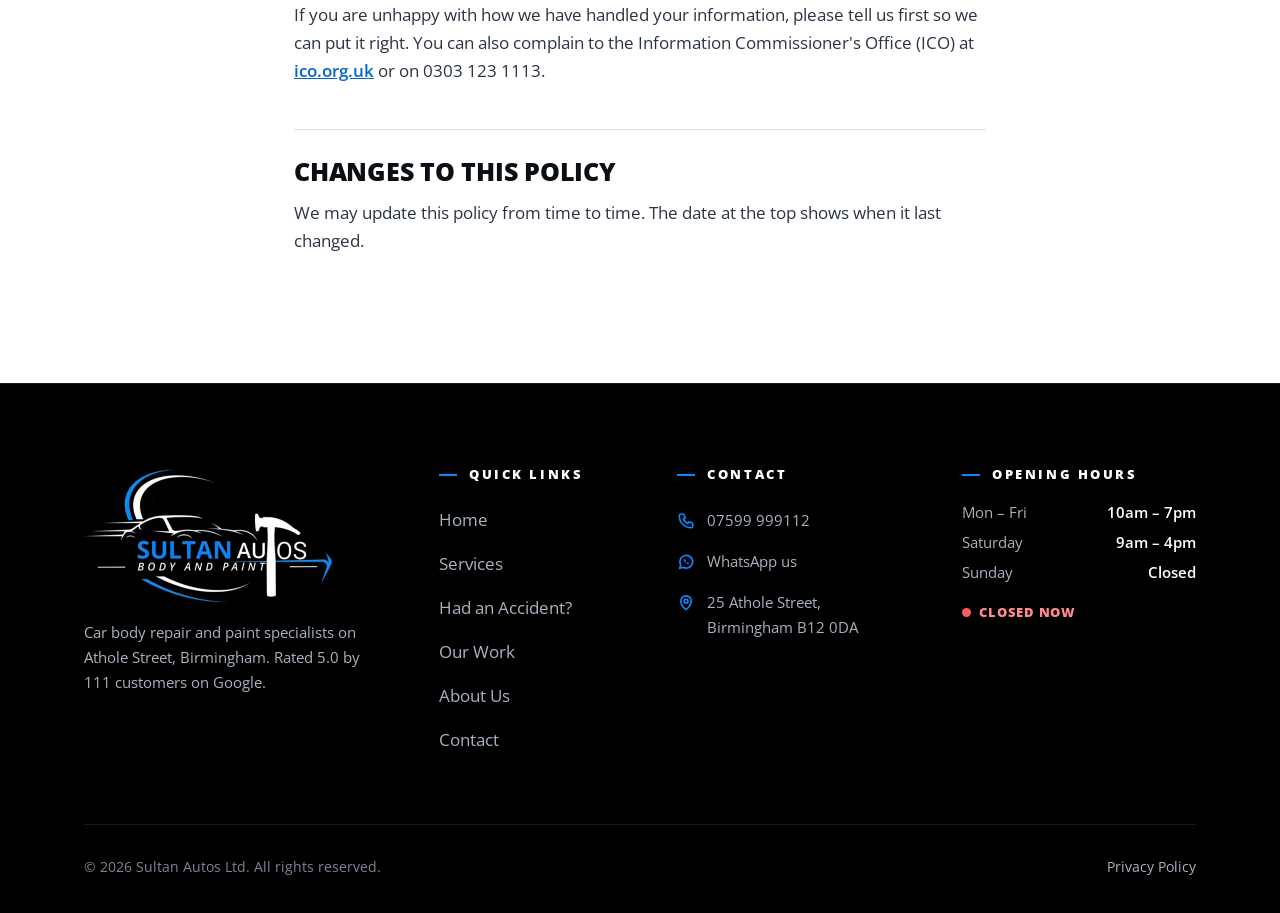
<file: privacy.html>
<!doctype html>
<html lang="en-GB">
<head>
<meta charset="utf-8">
<meta name="viewport" content="width=device-width, initial-scale=1, viewport-fit=cover">
<title>Privacy Policy | Sultan Autos, Birmingham</title>
<meta name="description" content="How Sultan Autos uses the details you give us when you ask for a quote or book a repair.">
<meta name="theme-color" content="#000000">
<link rel="icon" href="data:image/svg+xml,%3Csvg xmlns='http://www.w3.org/2000/svg' viewBox='0 0 64 64'%3E%3Crect width='64' height='64' fill='%23000'/%3E%3Cpath d='M14 50C4 36 10 16 30 10' fill='none' stroke='%230b87f9' stroke-width='5' stroke-linecap='round'/%3E%3Ctext x='34' y='46' font-family='Arial,sans-serif' font-weight='900' font-style='italic' font-size='34' fill='%23fff' text-anchor='middle'%3ES%3C/text%3E%3C/svg%3E">
<meta property="og:type" content="website">
<meta property="og:title" content="Privacy Policy | Sultan Autos, Birmingham">
<meta property="og:description" content="How Sultan Autos uses the details you give us when you ask for a quote or book a repair.">
<link rel="canonical" href="https://sultanautos.uk/privacy">
<meta property="og:url" content="https://sultanautos.uk/privacy">
<meta property="og:site_name" content="Sultan Autos">
<meta property="og:image" content="https://sultanautos.uk/assets/img/og/og-home.jpg">
<meta property="og:image:width" content="1062">
<meta property="og:image:height" content="556">
<meta property="og:image:alt" content="Grey BMW 5 Series at Sultan Autos, Birmingham">
<meta name="twitter:card" content="summary_large_image">
<link rel="preload" href="assets/fonts/open-sans.woff2" as="font" type="font/woff2" crossorigin>
<link rel="stylesheet" href="assets/css/style.css">
<script>document.documentElement.classList.add('js');function blf(i){if(!i.dataset.t){i.dataset.t=1;i.src=i.src.replace(/[.]svg$/,'.png')}else{var b=document.createElement('b');b.textContent=i.alt;i.replaceWith(b)}}</script>
</head>
<body>
<a class="skip" href="#main">Skip to content</a>
<header class="hdr" id="hdr">
  <div class="wrap hdr-in">
    <a class="brand" href="index.html" aria-label="Sultan Autos, body and paint, home"><img src="assets/img/logo.webp" alt="Sultan Autos Body and Paint" width="500" height="272"></a>
    <nav class="nav" aria-label="Main"><a href="index.html">Home</a><a href="services.html">Services</a><a href="accident-repair.html">Had an Accident?</a><a href="our-work.html">Our Work</a><a href="about.html">About Us</a><a href="contact.html">Contact</a></nav>
    <div class="hdr-cta">
      <a class="hdr-tel" href="tel:+447599999112"><svg viewBox="0 0 24 24" fill="none" stroke="currentColor" stroke-width="2.2" stroke-linecap="round" stroke-linejoin="round" aria-hidden="true"><path d="M5 3h4l2 5-2.5 1.5a11 11 0 0 0 6 6L16 13l5 2v4a2 2 0 0 1-2 2A16 16 0 0 1 3 5a2 2 0 0 1 2-2Z"/></svg>07599 999112</a>
      <a class="btn sm" href="contact.html#quote">Get a Free Quote</a>
      <a class="icon-btn" href="tel:+447599999112" aria-label="Call Sultan Autos on 07599 999112"><svg viewBox="0 0 24 24" fill="none" stroke="currentColor" stroke-width="2.2" stroke-linecap="round" stroke-linejoin="round" aria-hidden="true"><path d="M5 3h4l2 5-2.5 1.5a11 11 0 0 0 6 6L16 13l5 2v4a2 2 0 0 1-2 2A16 16 0 0 1 3 5a2 2 0 0 1 2-2Z"/></svg></a>
      <button class="burger" id="burger" type="button" aria-label="Open menu" aria-expanded="false" aria-controls="drawer"><span></span><span></span><span></span></button>
    </div>
  </div>
</header>
<div class="drawer" id="drawer" aria-hidden="true">
  <nav aria-label="Mobile"><a class="dl" href="index.html" style="transition-delay:0.06s">Home<svg viewBox="0 0 24 24" fill="none" stroke="currentColor" stroke-width="2.4" stroke-linecap="round" stroke-linejoin="round" aria-hidden="true"><path d="M4 12h15M13 6l6 6-6 6"/></svg></a><a class="dl" href="services.html" style="transition-delay:0.11s">Services<svg viewBox="0 0 24 24" fill="none" stroke="currentColor" stroke-width="2.4" stroke-linecap="round" stroke-linejoin="round" aria-hidden="true"><path d="M4 12h15M13 6l6 6-6 6"/></svg></a><a class="dl" href="accident-repair.html" style="transition-delay:0.16s">Had an Accident?<svg viewBox="0 0 24 24" fill="none" stroke="currentColor" stroke-width="2.4" stroke-linecap="round" stroke-linejoin="round" aria-hidden="true"><path d="M4 12h15M13 6l6 6-6 6"/></svg></a><a class="dl" href="our-work.html" style="transition-delay:0.21s">Our Work<svg viewBox="0 0 24 24" fill="none" stroke="currentColor" stroke-width="2.4" stroke-linecap="round" stroke-linejoin="round" aria-hidden="true"><path d="M4 12h15M13 6l6 6-6 6"/></svg></a><a class="dl" href="about.html" style="transition-delay:0.26s">About Us<svg viewBox="0 0 24 24" fill="none" stroke="currentColor" stroke-width="2.4" stroke-linecap="round" stroke-linejoin="round" aria-hidden="true"><path d="M4 12h15M13 6l6 6-6 6"/></svg></a><a class="dl" href="contact.html" style="transition-delay:0.31s">Contact<svg viewBox="0 0 24 24" fill="none" stroke="currentColor" stroke-width="2.4" stroke-linecap="round" stroke-linejoin="round" aria-hidden="true"><path d="M4 12h15M13 6l6 6-6 6"/></svg></a></nav>
  <div class="btns"><a class="btn" href="contact.html#quote">Get a Free Quote</a><a class="btn wa" href="https://wa.me/447599999112?text=Hi%20Sultan%20Autos%2C%20I%27d%20like%20a%20quote." target="_blank" rel="noopener"><svg viewBox="0 0 24 24" fill="none" stroke="currentColor" stroke-width="2.2" stroke-linecap="round" stroke-linejoin="round" aria-hidden="true"><path d="M3.5 20.5 5 16a8.5 8.5 0 1 1 3.2 3.1Z"/><path d="M9 8.8c0 3 2.6 5.8 5.8 6.2l1.2-1.6-2-1-.9.9a4 4 0 0 1-2-2l.9-.9-1-2Z" fill="currentColor" stroke="none"/></svg>WhatsApp Us</a></div>
</div>
<main id="main">
<section class="phero">
  <div class="wrap">
    <nav class="crumbs fade-up" aria-label="Breadcrumb"><a href="index.html">Home</a><span aria-hidden="true">/</span><span>Privacy Policy</span></nav>
    <span class="eyebrow left fade-up d1">Your information</span>
    <h1 class="fade-up d1">Privacy <span class="blue">Policy</span></h1>
    <p class="lead fade-up d2">How Sultan Autos uses the details you give us when you ask for a quote or book a repair.</p>
  </div>
</section>
<section class="sec">
  <div class="wrap prose">
    <p class="updated">Last updated: 15 November 2026</p>

    <h2>Who we are</h2>
    <p>Sultan Autos Ltd is a car body repair and paint shop at 25 Athole Street, Birmingham B12 0DA. We decide how the personal information described here is used, which makes us the "controller" under UK data protection law (the UK GDPR and the Data Protection Act 2018).</p>
    <p>If you have any questions about this policy or your information, call or WhatsApp us on <a href="tel:+447599999112">07599 999112</a>, or write to us at the address above.</p>

    <h2>What we collect</h2>
    <ul>
      <li><b>Quote form:</b> your name, phone number, car make and model, registration (optional), the service you need and any description of the damage.</li>
      <li><b>WhatsApp and phone calls:</b> your phone number, your name, your messages and any photos or videos of your car that you send us.</li>
      <li><b>If we repair your car:</b> the details we need to carry out the work, keep you updated and invoice you.</li>
    </ul>

    <h2>How the quote form works</h2>
    <p>The form on our contact page does not save your details on this website or send them to a database. When you press "Send on WhatsApp", your browser opens WhatsApp with a message containing what you typed. Your details are passed to WhatsApp to fill in that message, and they reach us when you press send. You can change or delete the message before sending it.</p>
    <p>WhatsApp is owned by Meta, and its own privacy policy applies to messages sent through it.</p>

    <h2>Why we use it</h2>
    <ul>
      <li>To reply to your enquiry and give you a quote, because you asked us to (steps before entering into a contract).</li>
      <li>To carry out your repair and keep you updated with photos and videos (performing our contract with you).</li>
      <li>To keep business and tax records (a legal obligation).</li>
    </ul>
    <p>We will never sell your information.</p>

    <h2>Who we share it with</h2>
    <p>We only share your information when we need to:</p>
    <ul>
      <li>with the services we use to talk to you, such as WhatsApp and our phone provider;</li>
      <li>with others involved in your repair, such as your insurer, when you ask us to;</li>
      <li>with our accountant, HMRC or others when the law requires it.</li>
    </ul>

    <h2>Cookies and this website</h2>
    <p>This website does not use analytics, advertising or tracking cookies. Our fonts and images are hosted on our own site. Our hosting provider may keep basic technical logs, such as IP addresses and the pages requested, to keep the site secure and running.</p>
    <p>The map on our contact page is provided by Google Maps. When it loads, Google may collect information such as your IP address and may set cookies, under <a href="https://policies.google.com/privacy" target="_blank" rel="noopener">Google's privacy policy</a>. Links to Google Maps and WhatsApp take you to those services, which have their own privacy policies.</p>

    <h2>How long we keep it</h2>
    <p>We keep enquiry messages only for as long as we need them to deal with your enquiry. If we repair your car, we keep job and invoice records for as long as the law requires for tax purposes, usually six years.</p>

    <h2>Your rights</h2>
    <p>Under UK data protection law you have the right to:</p>
    <ul>
      <li>ask for a copy of the information we hold about you;</li>
      <li>ask us to correct anything that is wrong;</li>
      <li>ask us to delete your information;</li>
      <li>ask us to limit how we use it, or object to us using it;</li>
      <li>ask for your information in a format you can take elsewhere.</li>
    </ul>
    <p>Some of these rights only apply in certain situations. To make a request, call or WhatsApp us on <a href="tel:+447599999112">07599 999112</a>. We will reply within one month.</p>

    <h2>Complaints</h2>
    <p>If you are unhappy with how we have handled your information, please tell us first so we can put it right. You can also complain to the Information Commissioner's Office (ICO) at <a href="https://ico.org.uk/make-a-complaint/" target="_blank" rel="noopener">ico.org.uk</a> or on 0303 123 1113.</p>

    <h2>Changes to this policy</h2>
    <p>We may update this policy from time to time. The date at the top shows when it last changed.</p>
  </div>
</section>
</main>
<footer class="foot">
  <div class="wrap">
    <div class="foot-grid">
      <div>
        <a href="index.html" aria-label="Sultan Autos home"><img class="foot-logo" src="assets/img/logo.webp" alt="Sultan Autos Body and Paint logo" width="500" height="272" loading="lazy"></a>
        <p>Car body repair and paint specialists on Athole Street, Birmingham. Rated 5.0 by 111 customers on Google.</p>
      </div>
      <div>
        <h3>Quick Links</h3>
        <ul><li><a href="index.html">Home</a></li><li><a href="services.html">Services</a></li><li><a href="accident-repair.html">Had an Accident?</a></li><li><a href="our-work.html">Our Work</a></li><li><a href="about.html">About Us</a></li><li><a href="contact.html">Contact</a></li></ul>
      </div>
      <div>
        <h3>Contact</h3>
        <a class="ci" href="tel:+447599999112"><svg viewBox="0 0 24 24" fill="none" stroke="currentColor" stroke-width="2.2" stroke-linecap="round" stroke-linejoin="round" aria-hidden="true"><path d="M5 3h4l2 5-2.5 1.5a11 11 0 0 0 6 6L16 13l5 2v4a2 2 0 0 1-2 2A16 16 0 0 1 3 5a2 2 0 0 1 2-2Z"/></svg><span>07599 999112</span></a>
        <a class="ci" href="https://wa.me/447599999112?text=Hi%20Sultan%20Autos%2C%20I%27d%20like%20a%20quote." target="_blank" rel="noopener"><svg viewBox="0 0 24 24" fill="none" stroke="currentColor" stroke-width="2.2" stroke-linecap="round" stroke-linejoin="round" aria-hidden="true"><path d="M3.5 20.5 5 16a8.5 8.5 0 1 1 3.2 3.1Z"/><path d="M9 8.8c0 3 2.6 5.8 5.8 6.2l1.2-1.6-2-1-.9.9a4 4 0 0 1-2-2l.9-.9-1-2Z" fill="currentColor" stroke="none"/></svg><span>WhatsApp us</span></a>
        <a class="ci" href="https://www.google.com/maps/dir/?api=1&amp;destination=Sultan+Autos+LTD%2C+25+Athole+St%2C+Birmingham+B12+0DA" target="_blank" rel="noopener"><svg viewBox="0 0 24 24" fill="none" stroke="currentColor" stroke-width="2.2" stroke-linecap="round" stroke-linejoin="round" aria-hidden="true"><path d="M12 21s7-6.2 7-11.5A7 7 0 0 0 5 9.5C5 14.8 12 21 12 21Z"/><circle cx="12" cy="9.5" r="2.5"/></svg><span>25 Athole Street, Birmingham B12 0DA</span></a>
      </div>
      <div>
        <h3>Opening Hours</h3>
        <div class="foot-hrs"><span>Mon – Fri</span><b>10am – 7pm</b><span>Saturday</span><b>9am – 4pm</b><span>Sunday</span><b>Closed</b></div>
        <p style="margin-top:14px"><span class="hrs-badge" hidden></span></p>
      </div>
    </div>
    <div class="foot-base"><span>&copy;&nbsp;<span class="yr">2026</span>&nbsp;Sultan Autos Ltd. All rights reserved.</span><span class="foot-links"><a href="privacy.html">Privacy Policy</a></span></div>
  </div>
</footer>
<nav class="mbar" aria-label="Quick contact"><a class="c" href="tel:+447599999112"><svg viewBox="0 0 24 24" fill="none" stroke="currentColor" stroke-width="2.2" stroke-linecap="round" stroke-linejoin="round" aria-hidden="true"><path d="M5 3h4l2 5-2.5 1.5a11 11 0 0 0 6 6L16 13l5 2v4a2 2 0 0 1-2 2A16 16 0 0 1 3 5a2 2 0 0 1 2-2Z"/></svg>Call</a><a class="w" href="https://wa.me/447599999112?text=Hi%20Sultan%20Autos%2C%20I%27d%20like%20a%20quote." target="_blank" rel="noopener"><svg viewBox="0 0 24 24" fill="none" stroke="currentColor" stroke-width="2.2" stroke-linecap="round" stroke-linejoin="round" aria-hidden="true"><path d="M3.5 20.5 5 16a8.5 8.5 0 1 1 3.2 3.1Z"/><path d="M9 8.8c0 3 2.6 5.8 5.8 6.2l1.2-1.6-2-1-.9.9a4 4 0 0 1-2-2l.9-.9-1-2Z" fill="currentColor" stroke="none"/></svg>WhatsApp</a><a class="q" href="contact.html#quote"><svg viewBox="0 0 24 24" fill="none" stroke="currentColor" stroke-width="2.4" stroke-linecap="round" stroke-linejoin="round" aria-hidden="true"><path d="M4 12h15M13 6l6 6-6 6"/></svg>Free Quote</a></nav>
<a class="fab" href="https://wa.me/447599999112?text=Hi%20Sultan%20Autos%2C%20I%27d%20like%20a%20quote." target="_blank" rel="noopener" aria-label="WhatsApp Sultan Autos"><svg viewBox="0 0 24 24" fill="none" stroke="currentColor" stroke-width="2.2" stroke-linecap="round" stroke-linejoin="round" aria-hidden="true"><path d="M3.5 20.5 5 16a8.5 8.5 0 1 1 3.2 3.1Z"/><path d="M9 8.8c0 3 2.6 5.8 5.8 6.2l1.2-1.6-2-1-.9.9a4 4 0 0 1-2-2l.9-.9-1-2Z" fill="currentColor" stroke="none"/></svg></a>
<script src="assets/js/main.js"></script>
</body>
</html>
</file>
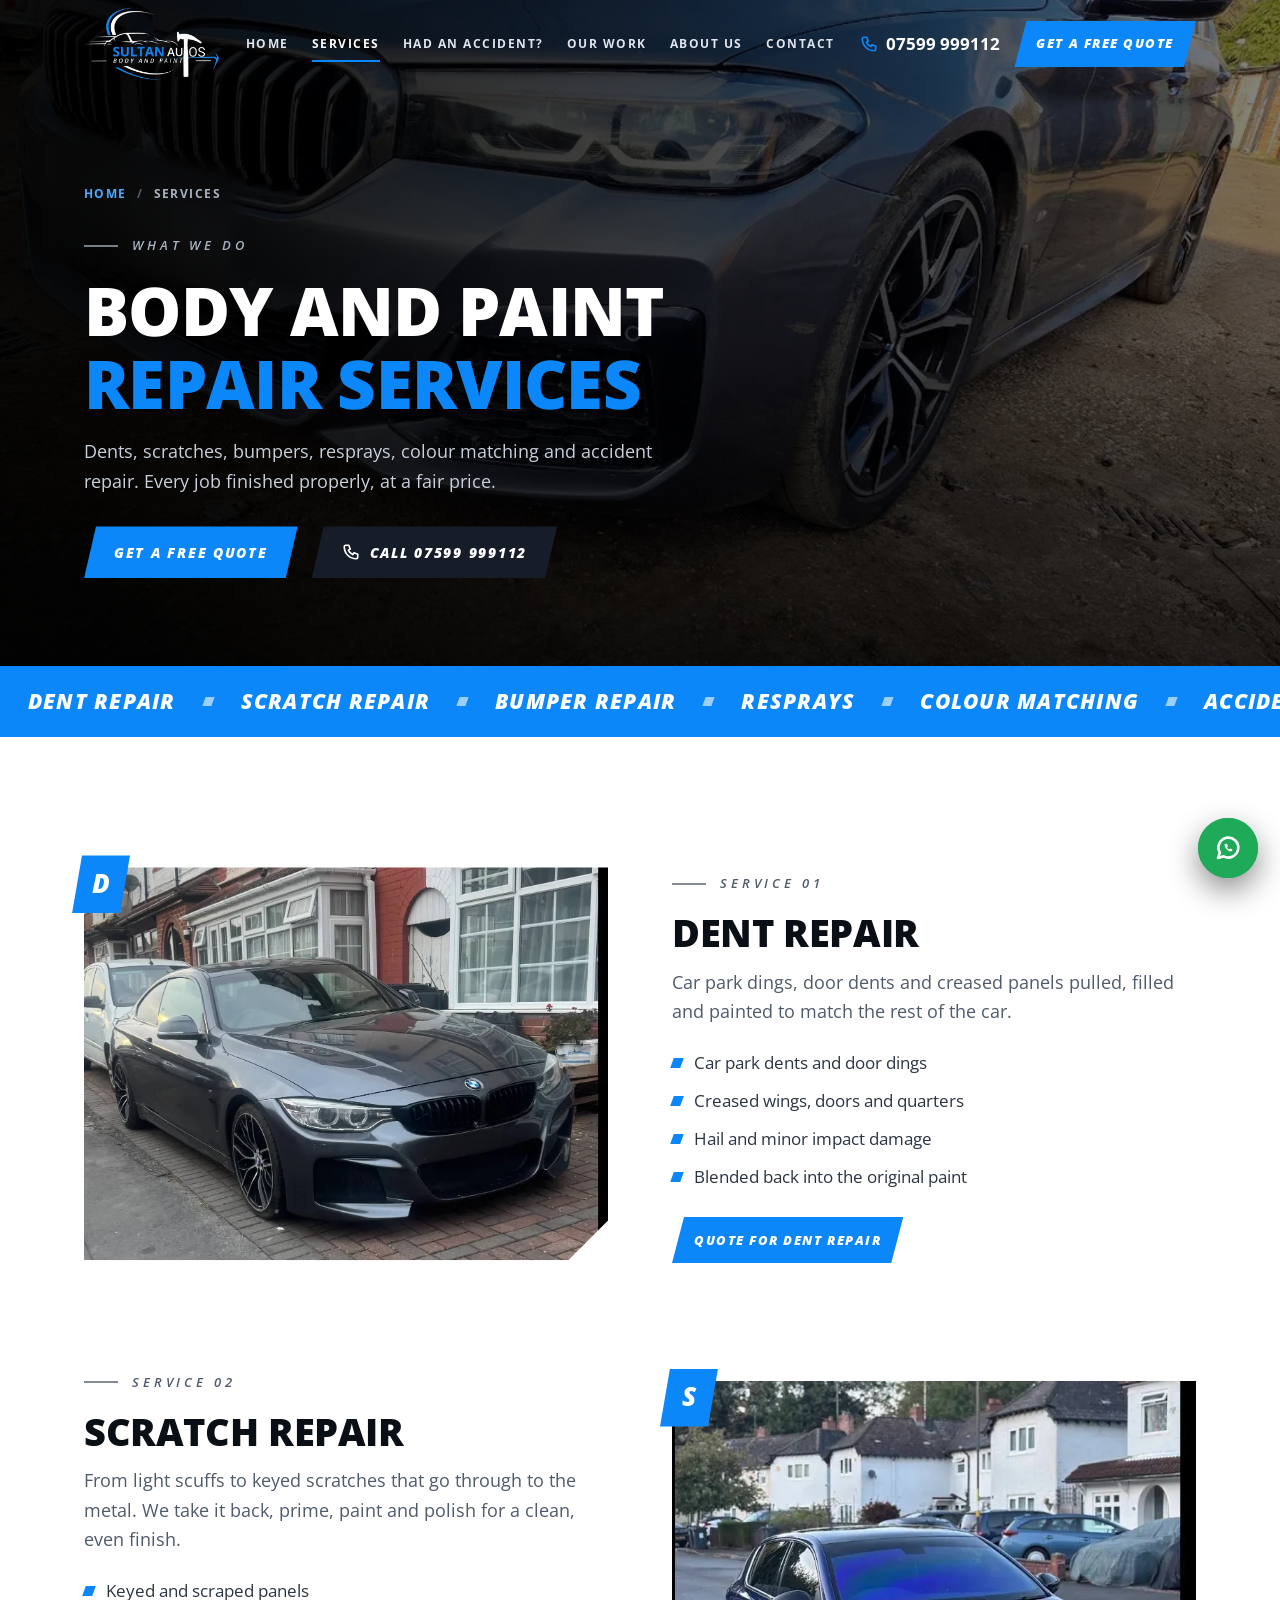
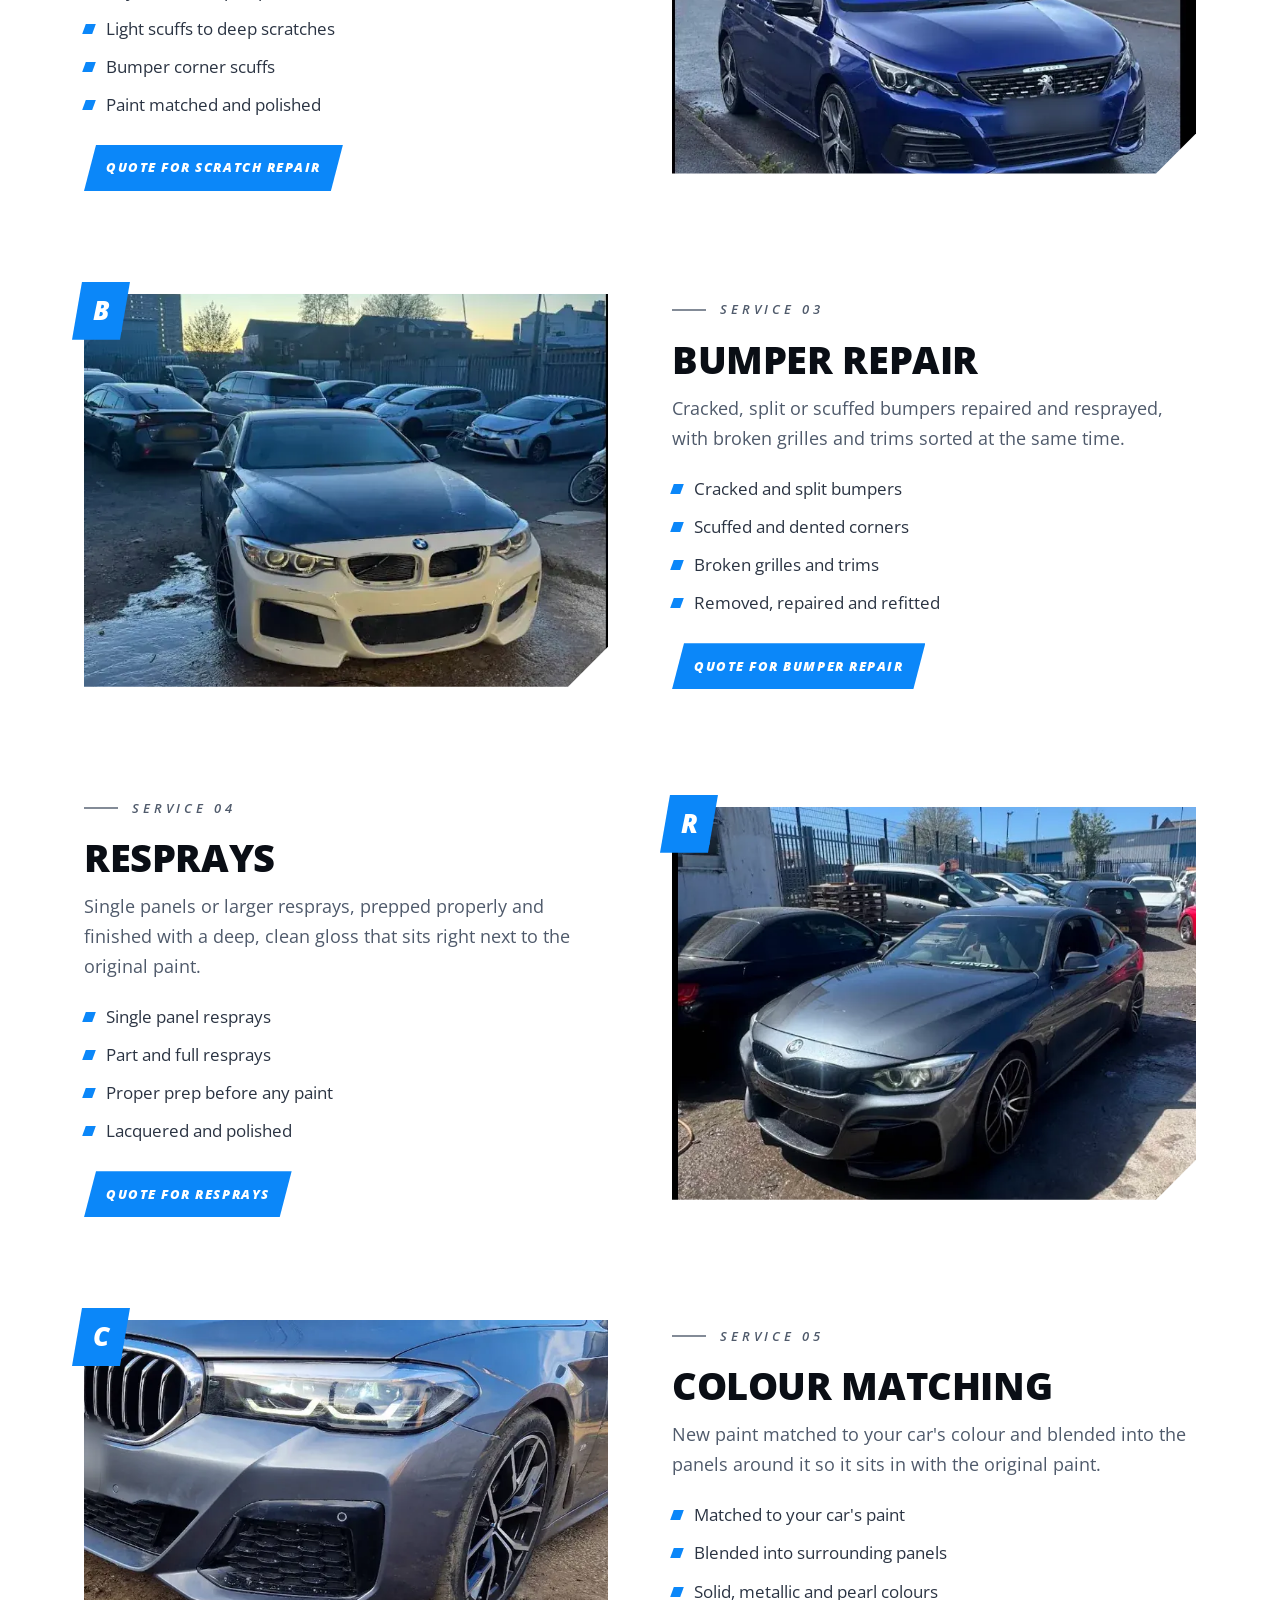
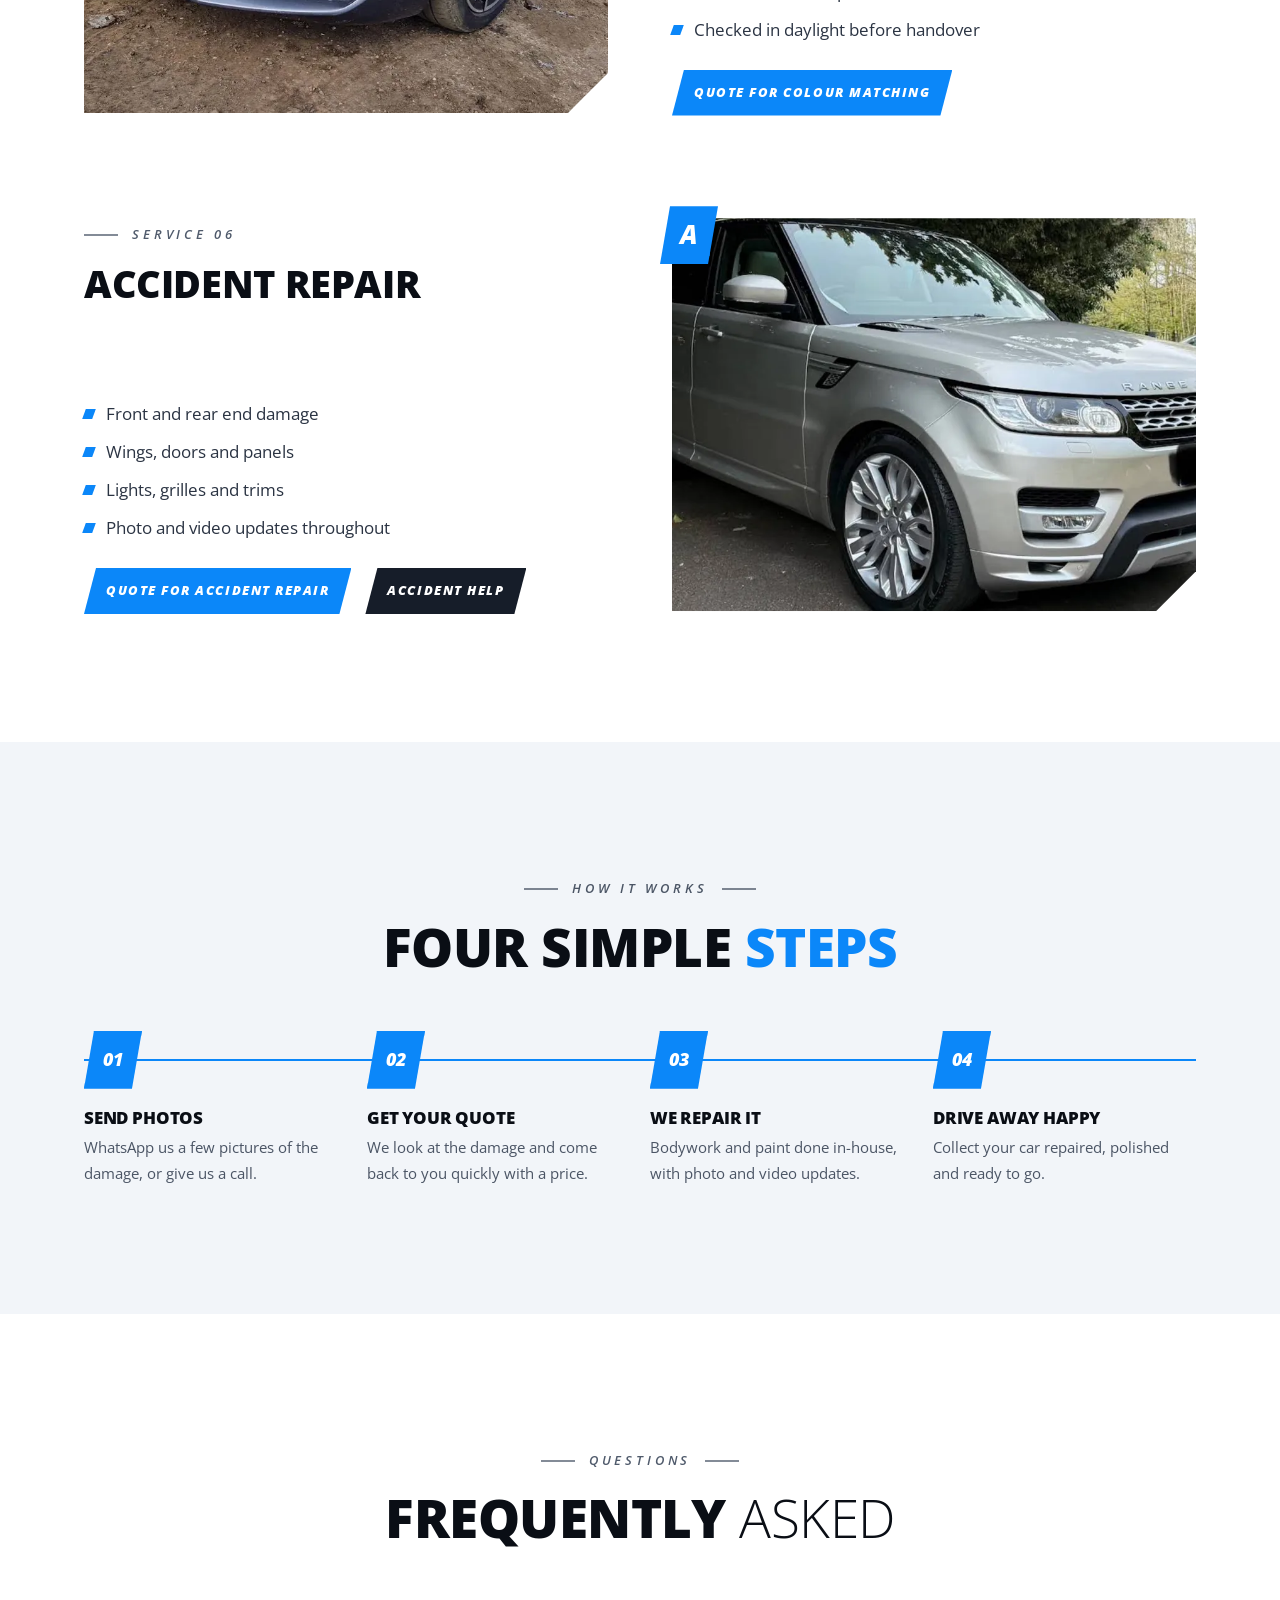
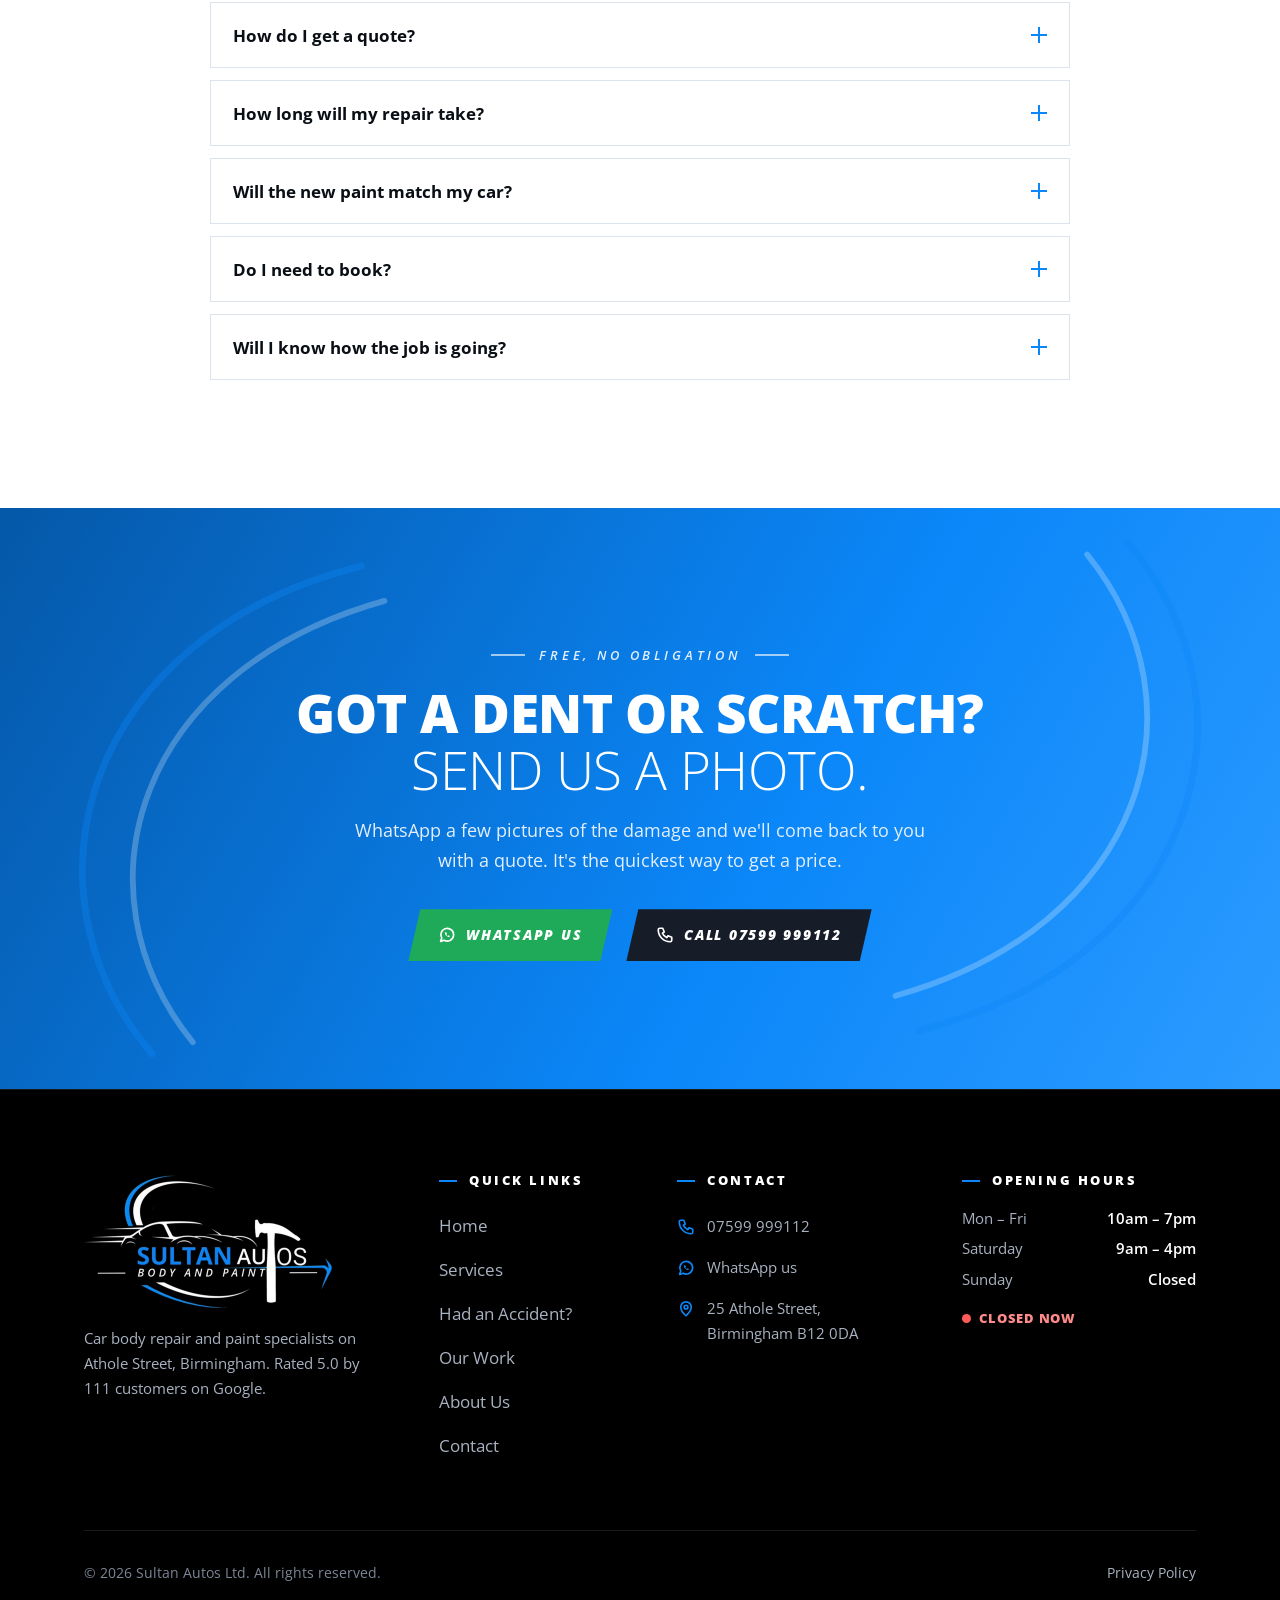
<file: services.html>
<!doctype html>
<html lang="en-GB">
<head>
<meta charset="utf-8">
<meta name="viewport" content="width=device-width, initial-scale=1, viewport-fit=cover">
<title>Body Repair &amp; Paint Services | Sultan Autos Birmingham</title>
<meta name="description" content="Dent repair, scratch repair, bumper repair, resprays, colour matching and accident repair in Birmingham B12. Send photos for a free quote.">
<meta name="theme-color" content="#000000">
<link rel="icon" href="data:image/svg+xml,%3Csvg xmlns='http://www.w3.org/2000/svg' viewBox='0 0 64 64'%3E%3Crect width='64' height='64' fill='%23000'/%3E%3Cpath d='M14 50C4 36 10 16 30 10' fill='none' stroke='%230b87f9' stroke-width='5' stroke-linecap='round'/%3E%3Ctext x='34' y='46' font-family='Arial,sans-serif' font-weight='900' font-style='italic' font-size='34' fill='%23fff' text-anchor='middle'%3ES%3C/text%3E%3C/svg%3E">
<meta property="og:type" content="website">
<meta property="og:title" content="Body Repair &amp; Paint Services | Sultan Autos Birmingham">
<meta property="og:description" content="Dent repair, scratch repair, bumper repair, resprays, colour matching and accident repair in Birmingham B12. Send photos for a free quote.">
<link rel="canonical" href="https://sultanautos.uk/services">
<meta property="og:url" content="https://sultanautos.uk/services">
<meta property="og:site_name" content="Sultan Autos">
<meta property="og:image" content="https://sultanautos.uk/assets/img/og/og-services.jpg">
<meta property="og:image:width" content="734">
<meta property="og:image:height" content="384">
<meta property="og:image:alt" content="Blue Peugeot 308 GT after body and paint work">
<meta name="twitter:card" content="summary_large_image">
<link rel="preload" href="assets/fonts/open-sans.woff2" as="font" type="font/woff2" crossorigin>
<link rel="stylesheet" href="assets/css/style.css">
<script>document.documentElement.classList.add('js');function blf(i){if(!i.dataset.t){i.dataset.t=1;i.src=i.src.replace(/[.]svg$/,'.png')}else{var b=document.createElement('b');b.textContent=i.alt;i.replaceWith(b)}}</script>
<script type="application/ld+json">{"@context":"https://schema.org","@type":"AutoBodyShop","name":"Sultan Autos Ltd","telephone":"+447599999112","address":{"@type":"PostalAddress","streetAddress":"25 Athole Street","addressLocality":"Birmingham","postalCode":"B12 0DA","addressCountry":"GB"},"geo":{"@type":"GeoCoordinates","latitude":52.463938,"longitude":-1.882437},"openingHoursSpecification":[{"@type":"OpeningHoursSpecification","dayOfWeek":["Monday","Tuesday","Wednesday","Thursday","Friday"],"opens":"10:00","closes":"19:00"},{"@type":"OpeningHoursSpecification","dayOfWeek":["Saturday"],"opens":"09:00","closes":"16:00"}],"description":"Car body repair and paint services in Birmingham B12.","hasOfferCatalog":{"@type":"OfferCatalog","name":"Body and paint repair services","itemListElement":[{"@type":"Offer","itemOffered":{"@type":"Service","name":"Dent repair","description":"Car park dings, door dents and creased panels pulled, filled and painted."}},{"@type":"Offer","itemOffered":{"@type":"Service","name":"Scratch repair","description":"Light scuffs to keyed scratches through to the metal, repaired and painted."}},{"@type":"Offer","itemOffered":{"@type":"Service","name":"Bumper repair","description":"Cracked, split or scuffed bumpers repaired and resprayed, with grilles and trims sorted."}},{"@type":"Offer","itemOffered":{"@type":"Service","name":"Resprays","description":"Single panels or larger resprays, prepped and finished in a clean gloss."}},{"@type":"Offer","itemOffered":{"@type":"Service","name":"Colour matching","description":"New paint matched to your car's colour and blended into the surrounding panels."}},{"@type":"Offer","itemOffered":{"@type":"Service","name":"Accident repair","description":"Front and rear end damage, wings, doors and panels repaired after an accident."}}]},"url":"https://sultanautos.uk/","image":"https://sultanautos.uk/assets/img/og/og-home.jpg"}</script>
</head>
<body>
<a class="skip" href="#main">Skip to content</a>
<header class="hdr" id="hdr">
  <div class="wrap hdr-in">
    <a class="brand" href="index.html" aria-label="Sultan Autos, body and paint, home"><img src="assets/img/logo.webp" alt="Sultan Autos Body and Paint" width="500" height="272"></a>
    <nav class="nav" aria-label="Main"><a href="index.html">Home</a><a href="services.html" aria-current="page">Services</a><a href="accident-repair.html">Had an Accident?</a><a href="our-work.html">Our Work</a><a href="about.html">About Us</a><a href="contact.html">Contact</a></nav>
    <div class="hdr-cta">
      <a class="hdr-tel" href="tel:+447599999112"><svg viewBox="0 0 24 24" fill="none" stroke="currentColor" stroke-width="2.2" stroke-linecap="round" stroke-linejoin="round" aria-hidden="true"><path d="M5 3h4l2 5-2.5 1.5a11 11 0 0 0 6 6L16 13l5 2v4a2 2 0 0 1-2 2A16 16 0 0 1 3 5a2 2 0 0 1 2-2Z"/></svg>07599 999112</a>
      <a class="btn sm" href="contact.html#quote">Get a Free Quote</a>
      <a class="icon-btn" href="tel:+447599999112" aria-label="Call Sultan Autos on 07599 999112"><svg viewBox="0 0 24 24" fill="none" stroke="currentColor" stroke-width="2.2" stroke-linecap="round" stroke-linejoin="round" aria-hidden="true"><path d="M5 3h4l2 5-2.5 1.5a11 11 0 0 0 6 6L16 13l5 2v4a2 2 0 0 1-2 2A16 16 0 0 1 3 5a2 2 0 0 1 2-2Z"/></svg></a>
      <button class="burger" id="burger" type="button" aria-label="Open menu" aria-expanded="false" aria-controls="drawer"><span></span><span></span><span></span></button>
    </div>
  </div>
</header>
<div class="drawer" id="drawer" aria-hidden="true">
  <nav aria-label="Mobile"><a class="dl" href="index.html" style="transition-delay:0.06s">Home<svg viewBox="0 0 24 24" fill="none" stroke="currentColor" stroke-width="2.4" stroke-linecap="round" stroke-linejoin="round" aria-hidden="true"><path d="M4 12h15M13 6l6 6-6 6"/></svg></a><a class="dl" href="services.html" aria-current="page" style="transition-delay:0.11s">Services<svg viewBox="0 0 24 24" fill="none" stroke="currentColor" stroke-width="2.4" stroke-linecap="round" stroke-linejoin="round" aria-hidden="true"><path d="M4 12h15M13 6l6 6-6 6"/></svg></a><a class="dl" href="accident-repair.html" style="transition-delay:0.16s">Had an Accident?<svg viewBox="0 0 24 24" fill="none" stroke="currentColor" stroke-width="2.4" stroke-linecap="round" stroke-linejoin="round" aria-hidden="true"><path d="M4 12h15M13 6l6 6-6 6"/></svg></a><a class="dl" href="our-work.html" style="transition-delay:0.21s">Our Work<svg viewBox="0 0 24 24" fill="none" stroke="currentColor" stroke-width="2.4" stroke-linecap="round" stroke-linejoin="round" aria-hidden="true"><path d="M4 12h15M13 6l6 6-6 6"/></svg></a><a class="dl" href="about.html" style="transition-delay:0.26s">About Us<svg viewBox="0 0 24 24" fill="none" stroke="currentColor" stroke-width="2.4" stroke-linecap="round" stroke-linejoin="round" aria-hidden="true"><path d="M4 12h15M13 6l6 6-6 6"/></svg></a><a class="dl" href="contact.html" style="transition-delay:0.31s">Contact<svg viewBox="0 0 24 24" fill="none" stroke="currentColor" stroke-width="2.4" stroke-linecap="round" stroke-linejoin="round" aria-hidden="true"><path d="M4 12h15M13 6l6 6-6 6"/></svg></a></nav>
  <div class="btns"><a class="btn" href="contact.html#quote">Get a Free Quote</a><a class="btn wa" href="https://wa.me/447599999112?text=Hi%20Sultan%20Autos%2C%20I%27d%20like%20a%20quote." target="_blank" rel="noopener"><svg viewBox="0 0 24 24" fill="none" stroke="currentColor" stroke-width="2.2" stroke-linecap="round" stroke-linejoin="round" aria-hidden="true"><path d="M3.5 20.5 5 16a8.5 8.5 0 1 1 3.2 3.1Z"/><path d="M9 8.8c0 3 2.6 5.8 5.8 6.2l1.2-1.6-2-1-.9.9a4 4 0 0 1-2-2l.9-.9-1-2Z" fill="currentColor" stroke="none"/></svg>WhatsApp Us</a></div>
</div>
<main id="main">
<section class="phero">
  <div class="phero-bg" aria-hidden="true"><img src="assets/img/bmw5.webp" width="1100" height="556" alt="" style="object-position:center 60%"></div>
  <div class="wrap">
    <nav class="crumbs fade-up" aria-label="Breadcrumb"><a href="index.html">Home</a><span aria-hidden="true">/</span><span>Services</span></nav>
    <span class="eyebrow left fade-up d1">What we do</span>
    <h1 class="fade-up d1">Body and Paint <span class="blue">Repair Services</span></h1>
    <p class="lead fade-up d2">Dents, scratches, bumpers, resprays, colour matching and accident repair. Every job finished properly, at a fair price.</p>
    <div class="btns fade-up d3"><a class="btn" href="contact.html#quote">Get a Free Quote</a><a class="btn dark" href="tel:+447599999112"><svg viewBox="0 0 24 24" fill="none" stroke="currentColor" stroke-width="2.2" stroke-linecap="round" stroke-linejoin="round" aria-hidden="true"><path d="M5 3h4l2 5-2.5 1.5a11 11 0 0 0 6 6L16 13l5 2v4a2 2 0 0 1-2 2A16 16 0 0 1 3 5a2 2 0 0 1 2-2Z"/></svg>Call 07599 999112</a></div>
  </div>
</section>
<div class="strip" aria-hidden="true"><div class="strip-t"><ul><li>Dent Repair</li><li>Scratch Repair</li><li>Bumper Repair</li><li>Resprays</li><li>Colour Matching</li><li>Accident Repair</li></ul><ul><li>Dent Repair</li><li>Scratch Repair</li><li>Bumper Repair</li><li>Resprays</li><li>Colour Matching</li><li>Accident Repair</li></ul></div></div>
<section class="sec">
  <div class="wrap svc-list">
    <article class="svc" id="dent-repair">
      <div class="svc-media" data-r="l"><span class="ltr" aria-hidden="true">D</span><div class="frame"><img src="assets/img/bmw4_street.webp" width="749" height="596" alt="BMW 4 Series coupe" loading="lazy"></div></div>
      <div>
        <span class="eyebrow left" data-r>Service 01</span>
        <h2 data-r data-d="1">Dent Repair</h2>
        <p class="lead" data-r data-d="2">Car park dings, door dents and creased panels pulled, filled and painted to match the rest of the car.</p>
        <ul class="ticks" data-r data-d="3"><li>Car park dents and door dings</li><li>Creased wings, doors and quarters</li><li>Hail and minor impact damage</li><li>Blended back into the original paint</li></ul>
        <div class="btns" data-r data-d="4"><a class="btn sm" href="contact.html?service=Dent%20repair#quote">Quote for dent repair</a></div>
      </div>
    </article><article class="svc" id="scratch-repair">
      <div class="svc-media" data-r="r"><span class="ltr" aria-hidden="true">S</span><div class="frame"><img src="assets/img/peugeot.webp" width="734" height="651" alt="Peugeot 308 GT in blue" loading="lazy"></div></div>
      <div>
        <span class="eyebrow left" data-r>Service 02</span>
        <h2 data-r data-d="1">Scratch Repair</h2>
        <p class="lead" data-r data-d="2">From light scuffs to keyed scratches that go through to the metal. We take it back, prime, paint and polish for a clean, even finish.</p>
        <ul class="ticks" data-r data-d="3"><li>Keyed and scraped panels</li><li>Light scuffs to deep scratches</li><li>Bumper corner scuffs</li><li>Paint matched and polished</li></ul>
        <div class="btns" data-r data-d="4"><a class="btn sm" href="contact.html?service=Scratch%20repair#quote">Quote for scratch repair</a></div>
      </div>
    </article><article class="svc" id="bumper-repair">
      <div class="svc-media" data-r="l"><span class="ltr" aria-hidden="true">B</span><div class="frame"><img src="assets/img/bmw4_mid.webp" width="706" height="729" alt="BMW 4 Series in the yard during repair" loading="lazy"></div></div>
      <div>
        <span class="eyebrow left" data-r>Service 03</span>
        <h2 data-r data-d="1">Bumper Repair</h2>
        <p class="lead" data-r data-d="2">Cracked, split or scuffed bumpers repaired and resprayed, with broken grilles and trims sorted at the same time.</p>
        <ul class="ticks" data-r data-d="3"><li>Cracked and split bumpers</li><li>Scuffed and dented corners</li><li>Broken grilles and trims</li><li>Removed, repaired and refitted</li></ul>
        <div class="btns" data-r data-d="4"><a class="btn sm" href="contact.html?service=Bumper%20repair#quote">Quote for bumper repair</a></div>
      </div>
    </article><article class="svc" id="resprays">
      <div class="svc-media" data-r="r"><span class="ltr" aria-hidden="true">R</span><div class="frame"><img src="assets/img/bmw4_done.webp" width="716" height="727" alt="BMW 4 Series after a respray" loading="lazy"></div></div>
      <div>
        <span class="eyebrow left" data-r>Service 04</span>
        <h2 data-r data-d="1">Resprays</h2>
        <p class="lead" data-r data-d="2">Single panels or larger resprays, prepped properly and finished with a deep, clean gloss that sits right next to the original paint.</p>
        <ul class="ticks" data-r data-d="3"><li>Single panel resprays</li><li>Part and full resprays</li><li>Proper prep before any paint</li><li>Lacquered and polished</li></ul>
        <div class="btns" data-r data-d="4"><a class="btn sm" href="contact.html?service=Respray#quote">Quote for resprays</a></div>
      </div>
    </article><article class="svc" id="colour-matching">
      <div class="svc-media" data-r="l"><span class="ltr" aria-hidden="true">C</span><div class="frame"><img src="assets/img/bmw5.webp" width="1100" height="556" alt="BMW 5 Series in grey" loading="lazy"></div></div>
      <div>
        <span class="eyebrow left" data-r>Service 05</span>
        <h2 data-r data-d="1">Colour Matching</h2>
        <p class="lead" data-r data-d="2">New paint matched to your car's colour and blended into the panels around it so it sits in with the original paint.</p>
        <ul class="ticks" data-r data-d="3"><li>Matched to your car's paint</li><li>Blended into surrounding panels</li><li>Solid, metallic and pearl colours</li><li>Checked in daylight before handover</li></ul>
        <div class="btns" data-r data-d="4"><a class="btn sm" href="contact.html?service=Colour%20matching#quote">Quote for colour matching</a></div>
      </div>
    </article><article class="svc" id="accident-repair">
      <div class="svc-media" data-r="r"><span class="ltr" aria-hidden="true">A</span><div class="frame"><img src="assets/img/rangerover.webp" width="1200" height="626" alt="Range Rover Sport" loading="lazy"></div></div>
      <div>
        <span class="eyebrow left" data-r>Service 06</span>
        <h2 data-r data-d="1">Accident Repair</h2>
        <p class="lead" data-r data-d="2">Front and rear end damage, wings, doors and panels put right after a knock, with photo and video updates while we work.</p>
        <ul class="ticks" data-r data-d="3"><li>Front and rear end damage</li><li>Wings, doors and panels</li><li>Lights, grilles and trims</li><li>Photo and video updates throughout</li></ul>
        <div class="btns" data-r data-d="4"><a class="btn sm" href="contact.html?service=Accident%20repair#quote">Quote for accident repair</a><a class="btn sm dark" href="accident-repair.html">Accident help</a></div>
      </div>
    </article>
  </div>
</section>
<section class="sec light">
  <div class="wrap">
    <div class="sec-head center"><span class="eyebrow" data-r>How it works</span><h2 data-r data-d="1">Four Simple <span class="blue">Steps</span></h2></div>
    <div class="steps"><div class="step" data-r data-d="1"><h3>Send photos</h3><p>WhatsApp us a few pictures of the damage, or give us a call.</p></div><div class="step" data-r data-d="2"><h3>Get your quote</h3><p>We look at the damage and come back to you quickly with a price.</p></div><div class="step" data-r data-d="3"><h3>We repair it</h3><p>Bodywork and paint done in-house, with photo and video updates.</p></div><div class="step" data-r data-d="4"><h3>Drive away happy</h3><p>Collect your car repaired, polished and ready to go.</p></div></div>
  </div>
</section>
<section class="sec">
  <div class="wrap">
    <div class="sec-head center"><span class="eyebrow" data-r>Questions</span><h2 data-r data-d="1">Frequently <span class="thin">Asked</span></h2></div>
    <div class="faq">
<details data-r><summary>How do I get a quote?<i aria-hidden="true"></i></summary><div class="ans">The quickest way is to send a few photos of the damage on WhatsApp to <a href="https://wa.me/447599999112?text=Hi%20Sultan%20Autos%2C%20I%27d%20like%20a%20quote." target="_blank" rel="noopener">07599 999112</a>. You can also call us or visit the shop on Athole Street.</div></details>
<details data-r><summary>How long will my repair take?<i aria-hidden="true"></i></summary><div class="ans">It depends on the damage. Small jobs can be quick, bigger repairs take longer. We'll give you an idea of timing when we quote.</div></details>
<details data-r><summary>Will the new paint match my car?<i aria-hidden="true"></i></summary><div class="ans">Yes. We match the paint to your car's colour and blend it into the panels around the repair so it doesn't stand out.</div></details>
<details data-r><summary>Do I need to book?<i aria-hidden="true"></i></summary><div class="ans">Yes, please get in touch first so we can look at the damage and book you in at a time that suits you.</div></details>
<details data-r><summary>Will I know how the job is going?<i aria-hidden="true"></i></summary><div class="ans">Yes. We send photo and video updates while your car is with us, so you always know where things are.</div></details>
    </div>
  </div>
</section>
</main>
<section class="cta sec">
  <svg class="cta-arcs" viewBox="0 0 1200 500" preserveAspectRatio="xMidYMid slice" aria-hidden="true"><path d="M180 470C60 330 120 110 360 50" stroke="#0b87f9" stroke-width="6"/><path d="M215 460C110 330 165 140 380 80" stroke="#fff" stroke-width="5" opacity=".7"/><path d="M1020 30c120 140 60 360-180 420" stroke="#0b87f9" stroke-width="6"/><path d="M985 40c105 130 50 320-165 380" stroke="#fff" stroke-width="5" opacity=".7"/></svg>
  <div class="wrap">
    <span class="eyebrow" data-r>Free, no obligation</span>
    <h2 data-r data-d="1">Got a dent or scratch? <span class="thin">Send us a photo.</span></h2>
    <p class="lead" data-r data-d="2">WhatsApp a few pictures of the damage and we'll come back to you with a quote. It's the quickest way to get a price.</p>
    <div class="btns" data-r data-d="3"><a class="btn wa" href="https://wa.me/447599999112?text=Hi%20Sultan%20Autos%2C%20I%27d%20like%20a%20quote." target="_blank" rel="noopener"><svg viewBox="0 0 24 24" fill="none" stroke="currentColor" stroke-width="2.2" stroke-linecap="round" stroke-linejoin="round" aria-hidden="true"><path d="M3.5 20.5 5 16a8.5 8.5 0 1 1 3.2 3.1Z"/><path d="M9 8.8c0 3 2.6 5.8 5.8 6.2l1.2-1.6-2-1-.9.9a4 4 0 0 1-2-2l.9-.9-1-2Z" fill="currentColor" stroke="none"/></svg>WhatsApp Us</a><a class="btn dark" href="tel:+447599999112"><svg viewBox="0 0 24 24" fill="none" stroke="currentColor" stroke-width="2.2" stroke-linecap="round" stroke-linejoin="round" aria-hidden="true"><path d="M5 3h4l2 5-2.5 1.5a11 11 0 0 0 6 6L16 13l5 2v4a2 2 0 0 1-2 2A16 16 0 0 1 3 5a2 2 0 0 1 2-2Z"/></svg>Call 07599 999112</a></div>
  </div>
</section>
<footer class="foot">
  <div class="wrap">
    <div class="foot-grid">
      <div>
        <a href="index.html" aria-label="Sultan Autos home"><img class="foot-logo" src="assets/img/logo.webp" alt="Sultan Autos Body and Paint logo" width="500" height="272" loading="lazy"></a>
        <p>Car body repair and paint specialists on Athole Street, Birmingham. Rated 5.0 by 111 customers on Google.</p>
      </div>
      <div>
        <h3>Quick Links</h3>
        <ul><li><a href="index.html">Home</a></li><li><a href="services.html">Services</a></li><li><a href="accident-repair.html">Had an Accident?</a></li><li><a href="our-work.html">Our Work</a></li><li><a href="about.html">About Us</a></li><li><a href="contact.html">Contact</a></li></ul>
      </div>
      <div>
        <h3>Contact</h3>
        <a class="ci" href="tel:+447599999112"><svg viewBox="0 0 24 24" fill="none" stroke="currentColor" stroke-width="2.2" stroke-linecap="round" stroke-linejoin="round" aria-hidden="true"><path d="M5 3h4l2 5-2.5 1.5a11 11 0 0 0 6 6L16 13l5 2v4a2 2 0 0 1-2 2A16 16 0 0 1 3 5a2 2 0 0 1 2-2Z"/></svg><span>07599 999112</span></a>
        <a class="ci" href="https://wa.me/447599999112?text=Hi%20Sultan%20Autos%2C%20I%27d%20like%20a%20quote." target="_blank" rel="noopener"><svg viewBox="0 0 24 24" fill="none" stroke="currentColor" stroke-width="2.2" stroke-linecap="round" stroke-linejoin="round" aria-hidden="true"><path d="M3.5 20.5 5 16a8.5 8.5 0 1 1 3.2 3.1Z"/><path d="M9 8.8c0 3 2.6 5.8 5.8 6.2l1.2-1.6-2-1-.9.9a4 4 0 0 1-2-2l.9-.9-1-2Z" fill="currentColor" stroke="none"/></svg><span>WhatsApp us</span></a>
        <a class="ci" href="https://www.google.com/maps/dir/?api=1&amp;destination=Sultan+Autos+LTD%2C+25+Athole+St%2C+Birmingham+B12+0DA" target="_blank" rel="noopener"><svg viewBox="0 0 24 24" fill="none" stroke="currentColor" stroke-width="2.2" stroke-linecap="round" stroke-linejoin="round" aria-hidden="true"><path d="M12 21s7-6.2 7-11.5A7 7 0 0 0 5 9.5C5 14.8 12 21 12 21Z"/><circle cx="12" cy="9.5" r="2.5"/></svg><span>25 Athole Street, Birmingham B12 0DA</span></a>
      </div>
      <div>
        <h3>Opening Hours</h3>
        <div class="foot-hrs"><span>Mon – Fri</span><b>10am – 7pm</b><span>Saturday</span><b>9am – 4pm</b><span>Sunday</span><b>Closed</b></div>
        <p style="margin-top:14px"><span class="hrs-badge" hidden></span></p>
      </div>
    </div>
    <div class="foot-base"><span>&copy;&nbsp;<span class="yr">2026</span>&nbsp;Sultan Autos Ltd. All rights reserved.</span><span class="foot-links"><a href="privacy.html">Privacy Policy</a></span></div>
  </div>
</footer>
<nav class="mbar" aria-label="Quick contact"><a class="c" href="tel:+447599999112"><svg viewBox="0 0 24 24" fill="none" stroke="currentColor" stroke-width="2.2" stroke-linecap="round" stroke-linejoin="round" aria-hidden="true"><path d="M5 3h4l2 5-2.5 1.5a11 11 0 0 0 6 6L16 13l5 2v4a2 2 0 0 1-2 2A16 16 0 0 1 3 5a2 2 0 0 1 2-2Z"/></svg>Call</a><a class="w" href="https://wa.me/447599999112?text=Hi%20Sultan%20Autos%2C%20I%27d%20like%20a%20quote." target="_blank" rel="noopener"><svg viewBox="0 0 24 24" fill="none" stroke="currentColor" stroke-width="2.2" stroke-linecap="round" stroke-linejoin="round" aria-hidden="true"><path d="M3.5 20.5 5 16a8.5 8.5 0 1 1 3.2 3.1Z"/><path d="M9 8.8c0 3 2.6 5.8 5.8 6.2l1.2-1.6-2-1-.9.9a4 4 0 0 1-2-2l.9-.9-1-2Z" fill="currentColor" stroke="none"/></svg>WhatsApp</a><a class="q" href="contact.html#quote"><svg viewBox="0 0 24 24" fill="none" stroke="currentColor" stroke-width="2.4" stroke-linecap="round" stroke-linejoin="round" aria-hidden="true"><path d="M4 12h15M13 6l6 6-6 6"/></svg>Free Quote</a></nav>
<a class="fab" href="https://wa.me/447599999112?text=Hi%20Sultan%20Autos%2C%20I%27d%20like%20a%20quote." target="_blank" rel="noopener" aria-label="WhatsApp Sultan Autos"><svg viewBox="0 0 24 24" fill="none" stroke="currentColor" stroke-width="2.2" stroke-linecap="round" stroke-linejoin="round" aria-hidden="true"><path d="M3.5 20.5 5 16a8.5 8.5 0 1 1 3.2 3.1Z"/><path d="M9 8.8c0 3 2.6 5.8 5.8 6.2l1.2-1.6-2-1-.9.9a4 4 0 0 1-2-2l.9-.9-1-2Z" fill="currentColor" stroke="none"/></svg></a>
<script src="assets/js/main.js"></script>
</body>
</html>
</file>
<file: assets/css/style.css>
/* Sultan Autos — shared styles */
@font-face{font-family:"Open Sans";src:url(../fonts/open-sans.woff2) format("woff2");font-weight:300 800;font-style:normal;font-display:swap}
@font-face{font-family:"Open Sans";src:url(../fonts/open-sans-italic.woff2) format("woff2");font-weight:300 800;font-style:italic;font-display:swap}

:root{
  --blue:#0b87f9;--blue-d:#0668c4;--blue-l:#4fa9ff;
  --ink:#000;--bg:#fff;--bg2:#f2f5f9;--panel:#fff;--panel2:#f2f5f9;
  --line:#dde3eb;--line2:#cbd3de;
  --fg:#0a0e15;--fg2:#2b3443;--mute:#4f5a6b;--mute2:#7a8494;
  --link:#0668c4;--input:#fff;--okc:#11804a;--badc:#c62828;--shadow:0 18px 40px rgba(10,14,21,.08);
  --light:#f3f5f8;--light-fg:#0a0e15;--light-mute:#4b5565;--light-line:#dde2ea;
  --star:#ffc531;--ok:#2fd27a;--bad:#ff5a5a;
  --ease:cubic-bezier(.2,.75,.2,1);
  --pad:clamp(18px,5vw,64px);--max:1240px;--hh:88px;
  color-scheme:light;
}
.dk,.hdr,.drawer,.hero,.phero,.band,.foot,.mbar,.lb,.cta{
  --bg:#05070b;--bg2:#0a0e15;--panel:#0f141d;--panel2:#141b26;
  --line:rgba(255,255,255,.1);--line2:rgba(255,255,255,.18);
  --fg:#fff;--fg2:#d6dce5;--mute:#a9b2c0;--mute2:#7d8696;
  --link:#4fa9ff;--input:#070a10;--okc:#2fd27a;--badc:#ff8a8a;
  color:var(--fg);color-scheme:dark;
}
*,*::before,*::after{box-sizing:border-box}
html{-webkit-text-size-adjust:100%;scroll-behavior:smooth;scroll-padding-top:calc(var(--hh) + 12px)}
body{margin:0;background:var(--bg);color:var(--fg);font-family:"Open Sans",system-ui,-apple-system,"Segoe UI",sans-serif;font-size:17px;line-height:1.65;overflow-x:hidden}
img{max-width:100%;height:auto;display:block}
a{color:inherit}
button,input,select,textarea{font:inherit;color:inherit}
h1,h2,h3,h4{margin:0;line-height:1.08;font-weight:800;letter-spacing:-.01em}
h1{font-size:clamp(2.5rem,6.4vw,5rem);text-transform:uppercase}
h2{font-size:clamp(2rem,4.4vw,3.3rem);text-transform:uppercase}
h3{font-size:1.24rem}
h4{font-size:1rem}
p{margin:0}
svg{flex:none}
main,.foot,.cta{overflow-x:hidden;overflow-x:clip}
.wrap{max-width:var(--max);margin-inline:auto;padding-inline:var(--pad)}
.sr{position:absolute!important;width:1px;height:1px;overflow:hidden;clip:rect(0 0 0 0);white-space:nowrap}
.skip{position:absolute;left:12px;top:-60px;z-index:200;background:var(--blue);color:#fff;padding:12px 18px;font-weight:700}
.skip:focus{top:12px}
:focus-visible{outline:3px solid var(--blue-l);outline-offset:3px}
.blue{color:var(--blue)}
.thin{font-weight:300}

/* eyebrow: the logo's "— BODY AND PAINT —" lockup */
.eyebrow{display:inline-flex;align-items:center;gap:14px;font-style:italic;font-weight:600;font-size:.8rem;letter-spacing:.3em;text-transform:uppercase;color:var(--mute);margin-bottom:18px}
.eyebrow::before,.eyebrow::after{content:"";width:34px;height:2px;background:currentColor;opacity:.7}
.eyebrow.left::after{display:none}
.lead{font-size:1.12rem;color:var(--mute);max-width:60ch}
.sec{padding-block:clamp(72px,10vw,128px);position:relative}
.sec-head{max-width:760px;margin-bottom:clamp(36px,5vw,56px)}
.sec-head.center{margin-inline:auto;text-align:center}
.sec-head.center .eyebrow::after{display:block}
.sec-head .lead{margin-top:16px}
.sec-head.center .lead{margin-inline:auto}
.light{background:var(--bg2)}
.light .lead,.light .muted{color:var(--light-mute)}
.light .eyebrow{color:var(--light-mute)}
.alt{background:var(--bg2)}
.light .card,.alt .val,.alt .ccard,.alt .addr,.light .promise li,.light .rev,.light .g-score,.light .areas li{background:#fff}

/* buttons — slanted like the logo's italic lockup */
.btn{--c:var(--blue);display:inline-flex;align-items:center;justify-content:center;gap:10px;min-height:52px;padding:0 30px;border:0;background:var(--c);color:#fff;font-weight:800;font-style:italic;font-size:.9rem;letter-spacing:.12em;text-transform:uppercase;text-decoration:none;cursor:pointer;clip-path:polygon(12px 0,100% 0,calc(100% - 12px) 100%,0 100%);transition:background .25s,transform .25s var(--ease);position:relative;overflow:hidden;white-space:nowrap}
.btn svg{width:18px;height:18px}
.btn::after{content:"";position:absolute;inset:0;background:linear-gradient(100deg,transparent 30%,rgba(255,255,255,.35) 50%,transparent 70%);transform:translateX(-120%);transition:transform .7s var(--ease)}
.btn:hover{transform:translateY(-2px)}
.btn:hover::after{transform:translateX(120%)}
.btn.dark{--c:#161d29}
.btn.dark:hover{--c:#1e2736}
.btn.white{--c:#fff;color:#000}
.btn.wa{--c:#1faa59}
.btn.wa:hover{--c:#189148}
.btn.sm{min-height:46px;padding:0 22px;font-size:.8rem}
.link{display:inline-flex;align-items:center;gap:8px;font-weight:700;color:var(--link);text-decoration:none;min-height:44px}
.link svg{width:18px;height:18px;transition:transform .25s var(--ease)}
.link:hover svg{transform:translateX(5px)}
.light .link{color:var(--blue-d)}
.btns{display:flex;flex-wrap:wrap;gap:14px}

/* header */
.hdr{position:fixed;inset:0 0 auto;z-index:90;transition:background .35s,border-color .35s,backdrop-filter .35s;border-bottom:1px solid transparent}
.hdr.solid,.hdr.always{background:rgba(0,0,0,.86);backdrop-filter:blur(12px);-webkit-backdrop-filter:blur(12px);border-color:var(--line)}
.hdr-in{display:flex;align-items:center;justify-content:space-between;gap:20px;height:var(--hh)}
.brand{display:flex;align-items:center;flex:none}
.brand img{height:74px;width:auto;max-width:none}
.nav{display:flex;align-items:center;gap:clamp(14px,1.8vw,30px)}
.nav a{font-size:.78rem;font-weight:700;letter-spacing:.12em;text-transform:uppercase;text-decoration:none;color:#dfe5ee;position:relative;padding:10px 0;white-space:nowrap}
.nav a::after{content:"";position:absolute;left:0;right:0;bottom:2px;height:2px;background:var(--blue);transform:scaleX(0);transform-origin:left;transition:transform .3s var(--ease)}
.nav a:hover::after,.nav a[aria-current=page]::after{transform:scaleX(1)}
.nav a[aria-current=page]{color:#fff}
.hdr-cta{display:flex;align-items:center;gap:14px}
.hdr-tel{display:inline-flex;align-items:center;gap:8px;font-weight:700;text-decoration:none;white-space:nowrap}
.hdr-tel svg{width:18px;height:18px;color:var(--blue)}
.burger{display:none;width:48px;height:48px;border:0;background:rgba(255,255,255,.08);cursor:pointer;position:relative;clip-path:polygon(8px 0,100% 0,calc(100% - 8px) 100%,0 100%)}
.burger span{position:absolute;left:14px;right:14px;height:2px;background:#fff;transition:transform .3s var(--ease),opacity .2s}
.burger span:nth-child(1){top:17px}.burger span:nth-child(2){top:23px}.burger span:nth-child(3){top:29px}
.burger[aria-expanded=true] span:nth-child(1){transform:translateY(6px) rotate(45deg)}
.burger[aria-expanded=true] span:nth-child(2){opacity:0}
.burger[aria-expanded=true] span:nth-child(3){transform:translateY(-6px) rotate(-45deg)}
.icon-btn{display:none;width:48px;height:48px;align-items:center;justify-content:center;background:rgba(11,135,249,.18);color:var(--blue-l);clip-path:polygon(8px 0,100% 0,calc(100% - 8px) 100%,0 100%)}
.icon-btn svg{width:20px;height:20px}
.drawer{position:fixed;inset:0;z-index:80;background:#000;display:flex;flex-direction:column;justify-content:flex-start;padding:calc(var(--hh) + 20px) var(--pad) 40px;opacity:0;visibility:hidden;transition:opacity .3s,visibility .3s;overflow-y:auto}
.drawer.open{opacity:1;visibility:visible}
.drawer a.dl{display:flex;align-items:center;justify-content:space-between;min-height:58px;border-bottom:1px solid var(--line);font-size:1.3rem;font-weight:800;text-transform:uppercase;text-decoration:none;transform:translateX(-20px);opacity:0;transition:transform .45s var(--ease),opacity .45s}
.drawer a.dl[aria-current=page]{color:var(--blue)}
.drawer.open a.dl{transform:none;opacity:1}
.drawer a.dl svg{width:20px;height:20px;color:var(--blue)}
.drawer .btns{margin-top:28px}
.drawer .btns .btn{flex:1 1 200px}

/* hero (home) */
.hero{position:relative;min-height:min(100svh,920px);display:flex;align-items:flex-end;overflow:hidden;background:#000}
.hero-media{position:absolute;inset:0;overflow:hidden}
.slide{position:absolute;inset:0;opacity:0;transition:opacity 1.4s ease}
.slide.on{opacity:1}
.slide img{width:100%;height:100%;object-fit:cover;transform:scale(1.06)}
.slide.on img{animation:kb 9s linear both}
@keyframes kb{from{transform:scale(1.06) translateX(0)}to{transform:scale(1.16) translateX(-2%)}}
.hero-media::after{content:"";position:absolute;inset:0;background:linear-gradient(90deg,rgba(0,0,0,.9) 0%,rgba(0,0,0,.66) 38%,rgba(0,0,0,.12) 72%,rgba(0,0,0,.2) 100%),linear-gradient(0deg,rgba(0,0,0,.7),transparent 38%)}
.hero-in{position:relative;z-index:2;width:100%;padding-top:calc(var(--hh) + 60px);padding-bottom:clamp(56px,8vw,96px)}
.hero h1{max-width:13ch}
.hero h1 .ln{display:block;overflow:hidden}
.hero h1 .ln>span{display:block;transform:translateY(105%);animation:up .9s var(--ease) forwards}
.hero h1 .ln:nth-child(2)>span{animation-delay:.12s}
.hero h1 .ln:nth-child(3)>span{animation-delay:.24s}
@keyframes up{to{transform:none}}
.hero .lead{margin-top:22px;color:#c9d0db;font-size:clamp(1.05rem,1.4vw,1.2rem)}
.hero .btns{margin-top:34px}
.fade-up{opacity:0;transform:translateY(18px);animation:fu .9s var(--ease) forwards}
.d1{animation-delay:.45s}.d2{animation-delay:.6s}.d3{animation-delay:.75s}.d4{animation-delay:.9s}
@keyframes fu{to{opacity:1;transform:none}}
.rating{display:inline-flex;align-items:center;gap:14px;margin-top:34px;padding:12px 18px 12px 16px;background:rgba(10,14,21,.7);border:1px solid var(--line2);border-left:3px solid var(--blue);backdrop-filter:blur(8px);-webkit-backdrop-filter:blur(8px);text-decoration:none}
.rating b{font-size:1.9rem;line-height:1;font-weight:800}
.rating small{display:block;font-size:.78rem;color:var(--mute);letter-spacing:.04em}
.stars{display:flex;gap:3px;color:var(--star)}
.stars svg{width:16px;height:16px}
.hero-dots{position:absolute;z-index:3;right:var(--pad);bottom:clamp(56px,8vw,96px);display:flex;gap:8px}
.hero-dots button{width:44px;height:44px;border:0;background:none;padding:0;cursor:pointer;display:flex;align-items:center}
.hero-dots button::before{content:"";display:block;width:100%;height:3px;background:rgba(255,255,255,.3);transition:background .3s}
.hero-dots button.on::before{background:var(--blue)}
.swoosh{position:absolute;z-index:1;right:-6%;top:12%;width:min(56vw,760px);height:auto;pointer-events:none}
.swoosh .s2{stroke-opacity:.9}
.swoosh path{fill:none;stroke-linecap:round;stroke-dasharray:1;stroke-dashoffset:1;animation:draw 2s var(--ease) .3s forwards}
.swoosh .s2{animation-delay:.55s}
@keyframes draw{to{stroke-dashoffset:0}}

/* page hero (inner pages) */
.phero{position:relative;padding:calc(var(--hh) + clamp(56px,8vw,96px)) 0 clamp(56px,7vw,88px);overflow:hidden;background:#000}
.phero-bg{position:absolute;inset:0}
.phero-bg img{width:100%;height:100%;object-fit:cover;opacity:.62;transform:scale(1.08);animation:pz 14s ease-out both}
@keyframes pz{to{transform:scale(1)}}
.phero-bg::after{content:"";position:absolute;inset:0;background:linear-gradient(90deg,rgba(0,0,0,.9) 8%,rgba(0,0,0,.5) 60%,rgba(0,0,0,.15)),linear-gradient(0deg,rgba(0,0,0,.6),transparent 50%)}
.phero .wrap{position:relative;z-index:2}
.phero h1{font-size:clamp(2.3rem,5.6vw,4.2rem);max-width:16ch}
.phero .lead{margin-top:18px;color:#c9d0db}
.phero .btns{margin-top:30px}
.crumbs{display:flex;gap:10px;font-size:.78rem;font-weight:700;letter-spacing:.12em;text-transform:uppercase;color:var(--mute);margin-bottom:22px}
.crumbs a{text-decoration:none;color:var(--blue-l)}
.crumbs span[aria-hidden]{opacity:.5}

/* marquee strips */
.strip{background:var(--blue);color:#fff;overflow:hidden;position:relative;z-index:2}
.strip.dark{background:#0b0f16;border-block:1px solid var(--line)}
.strip-t{display:flex;width:max-content;animation:mq 38s linear infinite}
.strip:hover .strip-t{animation-play-state:paused}
.strip ul{display:flex;align-items:center;margin:0;padding:0;list-style:none}
.strip li{display:flex;align-items:center;gap:28px;padding:18px 0 18px 28px;font-weight:800;font-style:italic;font-size:clamp(1rem,1.7vw,1.3rem);letter-spacing:.06em;text-transform:uppercase;white-space:nowrap}
.strip li::after{content:"";width:9px;height:9px;background:currentColor;transform:skewX(-20deg);opacity:.6}
.strip.dark li{color:#e8edf4}
.strip.dark li::after{background:var(--blue);opacity:1}
.brands{background:#fff;border-bottom:1px solid var(--line);overflow:hidden;position:relative}
.brands-label{text-align:center;font-size:.72rem;font-weight:700;letter-spacing:.3em;text-transform:uppercase;color:var(--mute);padding-top:26px}
.brands .strip-t{animation-duration:42s}
.brands:hover .strip-t{animation-play-state:paused}
.brands ul{display:flex;align-items:center;margin:0;padding:0;list-style:none}
.brands li{display:flex;align-items:center;justify-content:center;width:150px;height:96px;padding:0 22px;flex:none}
.brands li img{max-height:50px;max-width:100%;width:auto;filter:grayscale(1);opacity:.6;transition:filter .3s,opacity .3s,transform .3s var(--ease)}
.brands li:hover img{filter:none;opacity:1;transform:scale(1.08)}
.brands li b{font-weight:800;font-style:italic;font-size:1.05rem;letter-spacing:.04em;text-transform:uppercase;color:#9aa3b1;white-space:nowrap;transition:color .3s}
.brands li:hover b{color:var(--fg)}
.brands-wrap{-webkit-mask-image:linear-gradient(90deg,transparent,#000 8%,#000 92%,transparent);mask-image:linear-gradient(90deg,transparent,#000 8%,#000 92%,transparent)}
.strip-label{font-size:.72rem;font-weight:700;letter-spacing:.3em;text-transform:uppercase;color:var(--mute);text-align:center;padding-top:22px;background:#0b0f16}
@keyframes mq{to{transform:translateX(-50%)}}

/* who we are */
.split{display:grid;grid-template-columns:1.05fr .95fr;gap:clamp(36px,6vw,88px);align-items:center}
.split.flip{grid-template-columns:.95fr 1.05fr}
.split.flip .split-media{order:2}
.split-media{position:relative}
.frame{position:relative;overflow:hidden;box-shadow:var(--shadow);clip-path:polygon(0 0,100% 0,100% calc(100% - 40px),calc(100% - 40px) 100%,0 100%)}
.frame img{width:100%;aspect-ratio:4/3.4;object-fit:cover;transition:transform 1.2s var(--ease)}
.frame:hover img{transform:scale(1.05)}
.split-media::before{content:"";position:absolute;inset:-18px 18px 18px -18px;border:2px solid var(--blue);opacity:.55;z-index:-1}
.split .lead{margin-top:18px}
.split p+p{margin-top:14px}
.stats{display:grid;grid-template-columns:repeat(3,1fr);gap:0;margin-top:34px;border-top:1px solid var(--line)}
.light .stats{border-color:var(--light-line)}
.stat{padding:22px 16px 0 0}
.stat+.stat{padding-left:20px;border-left:1px solid var(--line)}
.light .stat+.stat{border-color:var(--light-line)}
.stat b{display:block;font-size:clamp(1.9rem,3.2vw,2.6rem);line-height:1;font-weight:800}
.stat b i{font-style:normal;color:var(--blue)}
.stat small{display:block;margin-top:8px;font-size:.74rem;font-weight:700;letter-spacing:.14em;text-transform:uppercase;color:var(--mute)}
.light .stat small{color:var(--light-mute)}
.split .link{margin-top:22px}
.badge-float{position:absolute;left:-14px;bottom:28px;background:var(--blue);color:#fff;padding:16px 20px;clip-path:polygon(10px 0,100% 0,calc(100% - 10px) 100%,0 100%);box-shadow:0 20px 40px rgba(0,0,0,.4)}
.badge-float b{display:block;font-size:1.7rem;line-height:1}
.badge-float small{font-size:.72rem;font-weight:700;letter-spacing:.12em;text-transform:uppercase}

/* service cards */
.cards{display:grid;grid-template-columns:repeat(3,1fr);gap:20px}
.card{position:relative;background:#fff;border:1px solid var(--light-line);padding:34px 28px 30px;transition:transform .4s var(--ease),box-shadow .4s,border-color .4s;overflow:hidden;text-decoration:none;display:flex;flex-direction:column}
.card::before{content:"";position:absolute;left:0;top:0;height:4px;width:100%;background:var(--blue);transform:scaleX(0);transform-origin:left;transition:transform .5s var(--ease)}
.card:hover{transform:translateY(-6px);box-shadow:0 24px 50px rgba(10,14,21,.12);border-color:transparent}
.card:hover::before{transform:scaleX(1)}
.ltr{width:58px;height:58px;display:grid;place-items:center;background:#000;color:#fff;font-size:1.6rem;font-weight:800;font-style:italic;clip-path:polygon(10px 0,100% 0,calc(100% - 10px) 100%,0 100%);margin-bottom:22px;position:relative;transition:background .35s}
.ltr::after{content:"";position:absolute;right:6px;bottom:8px;width:14px;height:3px;background:var(--blue)}
.card:hover .ltr{background:var(--blue)}
.card:hover .ltr::after{background:#fff}
.card h3{text-transform:uppercase;letter-spacing:.01em}
.card p{margin-top:10px;color:var(--light-mute);font-size:.98rem;flex:1}
.card .more{margin-top:18px;display:inline-flex;align-items:center;gap:8px;font-size:.8rem;font-weight:800;letter-spacing:.12em;text-transform:uppercase;color:var(--blue-d)}
.card .more svg{width:16px;height:16px;transition:transform .3s var(--ease)}
.card:hover .more svg{transform:translateX(5px)}
.cards-foot{margin-top:40px;display:flex;justify-content:center}

/* accident band */
.band{position:relative;overflow:hidden;background:#000}
.band-bg{position:absolute;inset:0}
.band-bg img{width:100%;height:100%;object-fit:cover;opacity:.35}
.band-bg::after{content:"";position:absolute;inset:0;background:linear-gradient(100deg,rgba(6,58,110,.95) 0%,rgba(11,135,249,.78) 45%,rgba(0,0,0,.55) 100%)}
.band .wrap{position:relative;z-index:2;display:flex;align-items:center;justify-content:space-between;gap:30px 40px;flex-wrap:wrap;padding-block:clamp(56px,7vw,84px)}
.band h2{font-size:clamp(1.8rem,3.6vw,2.8rem);max-width:18ch}
.band p{margin-top:12px;color:#e3eefc;max-width:52ch}
.band .eyebrow{color:#cfe5ff}
.band .btn.white:hover{background:#eaf3ff}
.band-lines{position:absolute;right:-60px;top:0;bottom:0;width:340px;z-index:1;opacity:.25;background:repeating-linear-gradient(-70deg,#fff 0 2px,transparent 2px 26px);animation:bl 6s linear infinite}
@keyframes bl{to{background-position:120px 0}}

/* coverage */
.cover{display:grid;grid-template-columns:.9fr 1.1fr;gap:clamp(36px,6vw,80px);align-items:center}
.cover .lead{margin-top:18px}
.areas{display:grid;grid-template-columns:1fr 1fr;gap:12px;margin:28px 0 0;padding:0;list-style:none}
.areas li{display:flex;align-items:center;gap:12px;padding:14px 16px;background:var(--panel);border:1px solid var(--line);font-weight:700;font-size:.95rem;transition:border-color .3s,transform .3s var(--ease)}
.areas li:hover{border-color:var(--blue);transform:translateX(4px)}
.areas li svg{width:18px;height:18px;color:var(--blue)}
.map{position:relative;aspect-ratio:5/4;background:#e8edf4;border:1px solid var(--line);overflow:hidden;box-shadow:var(--shadow)}
.map svg.grid{position:absolute;inset:0;width:100%;height:100%;max-width:none}
.map .ring{transform-box:fill-box;transform-origin:center;animation:ping 2.6s ease-out infinite}
.map .ring.r2{animation-delay:1.3s}
@keyframes ping{from{transform:scale(1);opacity:.9}to{transform:scale(4);opacity:0}}
.map-card{position:absolute;left:18px;bottom:18px;right:18px;max-width:330px;background:#fff;box-shadow:var(--shadow);border:1px solid var(--line);border-left:3px solid var(--blue);padding:16px 18px;backdrop-filter:blur(6px);-webkit-backdrop-filter:blur(6px)}
.map-card b{display:block;font-size:1.02rem}
.map-card span{display:block;font-size:.88rem;color:var(--mute)}
.map-card .link{margin-top:2px;font-size:.9rem;min-height:44px}

/* promise */
.promise{list-style:none;margin:30px 0 0;padding:0;display:grid;gap:12px}
.promise li{display:flex;align-items:flex-start;gap:16px;padding:18px 20px;background:var(--panel);border:1px solid var(--line);transition:transform .35s var(--ease),box-shadow .35s}
.promise li:hover{transform:translateX(6px);box-shadow:0 12px 30px rgba(10,14,21,.08)}
.chk{width:32px;height:32px;flex:none;display:grid;place-items:center;background:var(--blue);color:#fff;clip-path:polygon(6px 0,100% 0,calc(100% - 6px) 100%,0 100%)}
.chk svg{width:18px;height:18px}
.promise b{display:block;font-size:1.02rem}
.promise li>span:last-child>span{display:block;font-size:.94rem;color:var(--mute);margin-top:2px}

/* reviews */
.rev-top{display:flex;align-items:flex-end;justify-content:space-between;gap:24px;flex-wrap:wrap;margin-bottom:40px}
.rev-top .sec-head{margin-bottom:0}
.g-score{display:flex;align-items:center;gap:16px;padding:16px 22px;background:var(--panel);border:1px solid var(--line);text-decoration:none}
.g-score b{font-size:2.6rem;line-height:1;font-weight:800}
.g-score small{display:block;font-size:.84rem;color:var(--mute);margin-top:4px}
.g-score .stars svg{width:18px;height:18px}
.rev-wrap{overflow:hidden;-webkit-mask-image:linear-gradient(90deg,transparent,#000 6%,#000 94%,transparent);mask-image:linear-gradient(90deg,transparent,#000 6%,#000 94%,transparent)}
.rev-track{display:flex;gap:20px;width:max-content;animation:mq 70s linear infinite}
.rev-wrap:hover .rev-track,.rev-wrap:focus-within .rev-track{animation-play-state:paused}
.rev{width:min(380px,82vw);flex:none;background:var(--panel);border:1px solid var(--line);box-shadow:0 10px 26px rgba(10,14,21,.05);padding:28px 26px 24px;display:flex;flex-direction:column;position:relative}
.rev::before{content:"";position:absolute;left:0;top:0;width:54px;height:3px;background:var(--blue)}
.rev p{margin-top:16px;color:var(--fg2);font-size:.98rem;flex:1}
.rev footer{display:flex;align-items:center;gap:12px;margin-top:22px;padding-top:18px;border-top:1px solid var(--line)}
.av{width:42px;height:42px;display:grid;place-items:center;background:linear-gradient(135deg,var(--blue),var(--blue-d));color:#fff;font-weight:800;clip-path:polygon(8px 0,100% 0,calc(100% - 8px) 100%,0 100%)}
.rev footer b{display:block;font-size:.98rem}
.rev footer small{display:block;font-size:.8rem;color:var(--mute)}
.rev-foot{margin-top:34px;display:flex;justify-content:center}

/* CTA */
.cta{position:relative;overflow:hidden;background:linear-gradient(120deg,#0558a8 0%,#0b87f9 60%,#2c9bff 100%);text-align:center}
.cta .eyebrow,.cta .lead{color:#e3effd}
.cta .wrap{position:relative;z-index:2}
.cta h2 .thin{display:block}
.cta .lead{margin:18px auto 0}
.cta .btns{justify-content:center;margin-top:34px}
.cta-arcs{position:absolute;inset:0;width:100%;height:100%;opacity:.35}
.cta-arcs path{fill:none;stroke-linecap:round}

/* service detail rows */
.svc-list{display:grid;gap:clamp(56px,8vw,100px)}
.svc{display:grid;grid-template-columns:1fr 1fr;gap:clamp(30px,5vw,72px);align-items:center}
.svc:nth-child(even) .svc-media{order:2}
.svc-media{position:relative}
.svc-media .frame img{aspect-ratio:4/3}
.svc-media .ltr{position:absolute;left:-12px;top:-12px;margin:0;z-index:2;background:var(--blue)}
.svc h2{font-size:clamp(1.7rem,3.2vw,2.4rem)}
.svc .lead{margin-top:14px}
.ticks{list-style:none;margin:22px 0 0;padding:0;display:grid;gap:10px}
.ticks li{display:flex;align-items:flex-start;gap:12px;color:var(--fg2)}
.light .ticks li{color:var(--light-fg)}
.ticks li::before{content:"";flex:none;width:10px;height:10px;margin-top:9px;background:var(--blue);transform:skewX(-20deg)}
.svc .btns{margin-top:26px}

/* steps */
.steps{display:grid;grid-template-columns:repeat(4,1fr);gap:20px;counter-reset:s;position:relative}
.steps::before{content:"";position:absolute;left:0;right:0;top:28px;height:2px;background:var(--line)}
.light .steps::before{background:var(--light-line)}
.steps::after{content:"";position:absolute;left:0;top:28px;height:2px;width:100%;background:var(--blue);transform:scaleX(0);transform-origin:left;transition:transform 1.6s var(--ease)}
.steps.in::after{transform:scaleX(1)}
.step{position:relative;padding-top:78px}
.step::before{counter-increment:s;content:"0" counter(s);position:absolute;left:0;top:0;width:58px;height:58px;display:grid;place-items:center;background:var(--panel2);border:1px solid var(--line2);font-weight:800;font-style:italic;font-size:1.15rem;clip-path:polygon(10px 0,100% 0,calc(100% - 10px) 100%,0 100%);transition:background .5s,color .5s,border-color .5s;z-index:1}
.light .step::before{background:#fff;border-color:var(--light-line);color:var(--light-fg)}
.steps.in .step::before{background:var(--blue);border-color:var(--blue);color:#fff}
.steps.in .step:nth-child(2)::before{transition-delay:.4s}
.steps.in .step:nth-child(3)::before{transition-delay:.8s}
.steps.in .step:nth-child(4)::before{transition-delay:1.2s}
.step h3{text-transform:uppercase;font-size:1.08rem}
.step p{margin-top:8px;color:var(--mute);font-size:.96rem}
.light .step p{color:var(--light-mute)}

/* faq */
.faq{max-width:860px;margin-inline:auto;display:grid;gap:12px}
.faq details{background:var(--panel);border:1px solid var(--line);transition:border-color .3s}
.faq details[open]{border-color:rgba(11,135,249,.55)}
.faq summary{list-style:none;display:flex;align-items:center;justify-content:space-between;gap:20px;min-height:64px;padding:16px 22px;font-weight:700;font-size:1.04rem;cursor:pointer}
.faq summary::-webkit-details-marker{display:none}
.faq summary i{position:relative;width:16px;height:16px;flex:none}
.faq summary i::before,.faq summary i::after{content:"";position:absolute;left:0;right:0;top:7px;height:2px;background:var(--blue);transition:transform .3s var(--ease)}
.faq summary i::after{transform:rotate(90deg)}
.faq details[open] summary i::after{transform:rotate(0)}
.faq .ans{padding:0 22px 20px;color:var(--mute)}
.faq .ans a{display:inline-block;padding:11px 0;margin:-11px 0;color:var(--link);font-weight:700}

/* values */
.values{display:grid;grid-template-columns:repeat(4,1fr);gap:20px}
.val{background:var(--panel);border:1px solid var(--line);box-shadow:0 10px 26px rgba(10,14,21,.04);padding:30px 24px;transition:transform .4s var(--ease),border-color .4s}
.val:hover{transform:translateY(-6px);border-color:var(--blue)}
.val .ico{width:52px;height:52px;display:grid;place-items:center;background:rgba(11,135,249,.12);color:var(--link);margin-bottom:20px;clip-path:polygon(9px 0,100% 0,calc(100% - 9px) 100%,0 100%)}
.val .ico svg{width:24px;height:24px}
.val h3{text-transform:uppercase;font-size:1.06rem}
.val p{margin-top:8px;color:var(--mute);font-size:.95rem}
.quote-big{margin-top:30px;padding:26px 28px;background:var(--panel2);border-left:3px solid var(--blue)}
.quote-big p{font-size:1.12rem;font-style:italic;color:var(--fg2)}
.quote-big footer{margin-top:12px;font-size:.86rem;font-weight:700;color:var(--mute)}

/* work */
.feature-pair{display:grid;grid-template-columns:1fr 1fr;gap:20px}
.pair-item{position:relative;overflow:hidden}
.pair-item img{width:100%;aspect-ratio:1/1;object-fit:cover;transition:transform 1.2s var(--ease)}
.pair-item:hover img{transform:scale(1.05)}
.tag{position:absolute;left:16px;top:16px;z-index:2;background:#000;color:#fff;padding:8px 14px;font-size:.74rem;font-weight:800;font-style:italic;letter-spacing:.16em;text-transform:uppercase;clip-path:polygon(7px 0,100% 0,calc(100% - 7px) 100%,0 100%)}
.tag.b{background:var(--blue)}
.pair-cap{margin-top:22px;text-align:center;color:var(--mute)}
.gallery{display:grid;grid-template-columns:repeat(3,1fr);gap:16px}
.gitem{position:relative;overflow:hidden;border:0;padding:0;background:#000;cursor:zoom-in;display:block;width:100%}
.gitem img{width:100%;aspect-ratio:4/3;object-fit:cover;transition:transform 1s var(--ease),opacity .5s}
.gitem:hover img{transform:scale(1.07);opacity:.8}
.gitem figcaption,.gitem .cap{position:absolute;left:0;right:0;bottom:0;padding:40px 18px 16px;text-align:left;background:linear-gradient(0deg,rgba(0,0,0,.9),transparent);font-weight:800;text-transform:uppercase;font-size:.95rem;letter-spacing:.04em;transform:translateY(6px);transition:transform .4s var(--ease)}
.gitem .cap small{display:block;font-weight:600;font-style:italic;font-size:.74rem;letter-spacing:.16em;color:var(--blue-l)}
.gitem:hover .cap{transform:none}
.gitem .zoom{position:absolute;right:14px;top:14px;width:44px;height:44px;display:grid;place-items:center;background:var(--blue);color:#fff;opacity:0;transform:scale(.7);transition:opacity .3s,transform .3s var(--ease);clip-path:polygon(7px 0,100% 0,calc(100% - 7px) 100%,0 100%)}
.gitem .zoom svg{width:20px;height:20px}
.gitem:hover .zoom,.gitem:focus-visible .zoom{opacity:1;transform:none}
.lb{position:fixed;inset:0;z-index:150;background:rgba(0,0,0,.94);display:flex;align-items:center;justify-content:center;padding:70px 16px 30px;opacity:0;visibility:hidden;transition:opacity .3s,visibility .3s}
.lb.open{opacity:1;visibility:visible}
.lb img{max-height:calc(100svh - 130px);width:auto;max-width:min(1100px,100%);transform:scale(.94);transition:transform .4s var(--ease)}
.lb.open img{transform:none}
.lb p{position:absolute;left:0;right:0;bottom:12px;text-align:center;color:var(--mute);font-weight:700}
.lb button{position:absolute;width:52px;height:52px;border:0;background:rgba(255,255,255,.1);color:#fff;cursor:pointer;display:grid;place-items:center}
.lb button svg{width:24px;height:24px}
.lb .x{top:12px;right:12px}
.lb .pv{left:12px;top:50%;margin-top:-26px}
.lb .nx{right:12px;top:50%;margin-top:-26px}

/* contact */
.ccards{display:grid;grid-template-columns:repeat(4,1fr);gap:16px}
.ccard{background:var(--panel);border:1px solid var(--line);box-shadow:0 10px 26px rgba(10,14,21,.04);padding:26px 22px;display:flex;flex-direction:column;gap:6px;text-decoration:none;transition:border-color .3s,transform .35s var(--ease)}
a.ccard:hover{border-color:var(--blue);transform:translateY(-4px)}
.ccard .ico{width:48px;height:48px;display:grid;place-items:center;background:var(--blue);color:#fff;margin-bottom:12px;clip-path:polygon(8px 0,100% 0,calc(100% - 8px) 100%,0 100%)}
.ccard .ico svg{width:22px;height:22px}
.ccard small{font-size:.74rem;font-weight:700;letter-spacing:.16em;text-transform:uppercase;color:var(--mute)}
.ccard b{font-size:1.06rem}
.ccard span{font-size:.92rem;color:var(--mute)}
.hrs-badge{display:inline-flex;align-items:center;gap:8px;font-size:.8rem;font-weight:800;letter-spacing:.06em;text-transform:uppercase}
.hrs-badge::before{content:"";width:9px;height:9px;border-radius:50%;background:var(--mute2)}
.hrs-badge.yes{color:var(--okc)}.hrs-badge.yes::before{background:var(--ok);box-shadow:0 0 0 0 rgba(47,210,122,.6);animation:pl 2s infinite}
.hrs-badge[hidden]{display:none}
.hrs-badge.no{color:var(--badc)}.hrs-badge.no::before{background:var(--bad)}
@keyframes pl{70%{box-shadow:0 0 0 10px rgba(47,210,122,0)}100%{box-shadow:0 0 0 0 rgba(47,210,122,0)}}
.quote-grid{display:grid;grid-template-columns:1.25fr .75fr;gap:clamp(28px,4vw,52px);align-items:start}
.form{background:var(--panel);border:1px solid var(--line);box-shadow:var(--shadow);padding:clamp(24px,4vw,44px);position:relative}
.form::before{content:"";position:absolute;left:0;top:0;width:100%;height:3px;background:linear-gradient(90deg,var(--blue),transparent)}
.form h2{font-size:clamp(1.6rem,2.8vw,2.2rem)}
.form .muted{color:var(--mute);margin-top:8px}
.fgrid{display:grid;grid-template-columns:1fr 1fr;gap:18px;margin-top:28px}
.f{display:flex;flex-direction:column;gap:8px}
.f.full{grid-column:1/-1}
.f label{font-size:.76rem;font-weight:700;letter-spacing:.14em;text-transform:uppercase;color:var(--fg2)}
.f label em{font-style:normal;color:var(--mute2);letter-spacing:.06em;text-transform:none;font-weight:600}
.f input,.f select,.f textarea{width:100%;min-height:54px;padding:14px 16px;background:var(--input);border:1px solid var(--line2);border-radius:0;outline:none;transition:border-color .25s,box-shadow .25s;font-size:1rem}
.f select{appearance:none;-webkit-appearance:none;background-image:url("data:image/svg+xml,%3Csvg xmlns='http://www.w3.org/2000/svg' viewBox='0 0 24 24' fill='none' stroke='%230b87f9' stroke-width='2.5' stroke-linecap='round'%3E%3Cpath d='m6 9 6 6 6-6'/%3E%3C/svg%3E");background-repeat:no-repeat;background-position:right 14px center;background-size:18px;padding-right:44px}
.f textarea{min-height:130px;resize:vertical}
.f input:focus,.f select:focus,.f textarea:focus{border-color:var(--blue);box-shadow:0 0 0 3px rgba(11,135,249,.25)}
.f.bad input,.f.bad select,.f.bad textarea{border-color:var(--bad)}
.f .err{display:none;font-size:.82rem;color:var(--badc)}
.f.bad .err{display:block}
.form-foot{display:flex;align-items:center;justify-content:space-between;gap:18px;flex-wrap:wrap;margin-top:26px}
.form-foot small{color:var(--mute);font-size:.85rem;max-width:36ch}
.form-ok{display:none;margin-top:18px;padding:14px 16px;border-left:3px solid var(--ok);background:rgba(47,210,122,.1);color:var(--okc);font-weight:600}
.form-ok.show{display:block}
.side{display:grid;gap:16px}
.hours{background:var(--panel);border:1px solid var(--line);padding:26px 24px}
.hours h3{text-transform:uppercase;font-size:1.05rem;display:flex;align-items:center;justify-content:space-between;gap:10px;flex-wrap:wrap}
.hours table{width:100%;border-collapse:collapse;margin-top:16px;font-size:.95rem}
.hours td{padding:9px 0;border-bottom:1px solid var(--line)}
.hours td:last-child{text-align:right;font-weight:700}
.hours tr.today td{color:var(--link)}
.hours tr.today td:first-child::after{content:" · Today";font-size:.78rem;font-weight:700}
.mapframe{position:relative;border:1px solid var(--line);background:var(--panel2);min-height:420px}
.mapframe iframe{position:absolute;inset:0;width:100%;height:100%;border:0;filter:grayscale(.3) contrast(1.05)}
.map-row{display:grid;grid-template-columns:1fr 2fr;gap:20px;align-items:stretch}
.addr{background:var(--panel);border:1px solid var(--line);padding:30px 26px;display:flex;flex-direction:column;gap:16px}
.addr h3{text-transform:uppercase}
.addr address{font-style:normal;color:var(--mute);line-height:1.7}
.addr .btns{margin-top:auto}

/* footer */
.foot{background:#000;border-top:1px solid var(--line);padding-top:clamp(56px,7vw,84px);position:relative;overflow:hidden}
.foot-grid{display:grid;grid-template-columns:1.3fr .8fr 1fr 1fr;gap:clamp(28px,4vw,56px)}
.foot-logo{width:min(100%,250px);height:auto}
.foot p{color:var(--mute);font-size:.95rem;margin-top:16px;max-width:34ch}
.foot h3{font-size:.8rem;letter-spacing:.2em;text-transform:uppercase;color:#fff;margin-bottom:18px;display:flex;align-items:center;gap:12px}
.foot h3::before{content:"";width:18px;height:2px;background:var(--blue)}
.foot ul{list-style:none;margin:0;padding:0;display:grid;gap:4px}
.foot ul a{display:inline-flex;align-items:center;min-height:40px;color:var(--mute);text-decoration:none;transition:color .2s,transform .2s}
.foot ul a:hover{color:#fff;transform:translateX(4px)}
.foot .ci{display:flex;gap:12px;align-items:flex-start;color:var(--mute);font-size:.95rem;text-decoration:none;min-height:40px;padding-block:8px}
.foot .ci svg{width:18px;height:18px;color:var(--blue);margin-top:4px}
.foot .ci:hover{color:#fff}
.foot-hrs{display:grid;grid-template-columns:auto 1fr;gap:6px 18px;font-size:.92rem;color:var(--mute)}
.foot-hrs b{color:#fff;font-weight:600;text-align:right}
.foot-base{margin-top:clamp(44px,6vw,64px);border-top:1px solid var(--line);padding-block:22px 26px;display:flex;justify-content:space-between;gap:12px 24px;flex-wrap:wrap;font-size:.86rem;color:var(--mute2)}
.foot-base a{color:var(--mute);text-decoration:none;display:inline-flex;align-items:center;min-height:40px}
.foot-base a:hover{color:#fff}
.foot-base span{display:inline-flex;align-items:center;min-height:40px}

/* sticky mobile bar + floating WhatsApp */
.mbar{display:none}
.fab{position:fixed;right:22px;bottom:22px;z-index:70;width:60px;height:60px;border-radius:50%;background:#1faa59;color:#fff;display:grid;place-items:center;box-shadow:0 12px 30px rgba(0,0,0,.45);transition:transform .3s var(--ease)}
.fab:hover{transform:scale(1.08)}
.fab svg{width:28px;height:28px}
.fab::before{content:"";position:absolute;inset:0;border-radius:50%;border:2px solid #1faa59;animation:fabp 2.4s ease-out infinite}
@keyframes fabp{to{transform:scale(1.6);opacity:0}}

/* reveal */
.js [data-r]{opacity:0;transform:translateY(28px);transition:opacity .9s var(--ease),transform .9s var(--ease)}
.js [data-r=l]{transform:translateX(-36px)}
.js [data-r=r]{transform:translateX(36px)}
.js [data-r=z]{transform:scale(.94)}
.js [data-r].in{opacity:1;transform:none}
.js [data-d="1"]{transition-delay:.1s}.js [data-d="2"]{transition-delay:.2s}.js [data-d="3"]{transition-delay:.3s}.js [data-d="4"]{transition-delay:.4s}.js [data-d="5"]{transition-delay:.5s}

/* responsive */
@media (max-width:1180px){
  .nav,.hdr-tel{display:none}
  .burger,.icon-btn{display:inline-flex}
  .hdr-cta .btn{display:none}
  .cards{grid-template-columns:repeat(2,1fr)}
  .values{grid-template-columns:repeat(2,1fr)}
  .ccards{grid-template-columns:repeat(2,1fr)}
  .foot-grid{grid-template-columns:1fr 1fr}
}
@media (max-width:900px){
  :root{--hh:74px}
  .brand img{height:58px}
  .split,.split.flip,.cover,.svc,.quote-grid,.map-row{grid-template-columns:1fr}
  .split.flip .split-media,.svc:nth-child(even) .svc-media{order:0}
  .split-media::before{inset:-12px 12px 12px -12px}
  .steps{grid-template-columns:1fr 1fr;gap:34px 20px}
  .steps::before,.steps::after{display:none}
  .gallery{grid-template-columns:1fr 1fr}
  .mapframe{min-height:340px}
  /* hero: photo on top, text over its shaded bottom */
  .hero{display:block;min-height:0}
  .hero-media{position:relative;height:clamp(330px,88vw,560px)}
  .hero-media::after{background:linear-gradient(0deg,#000 2%,rgba(0,0,0,.55) 30%,rgba(0,0,0,0) 60%),linear-gradient(180deg,rgba(0,0,0,.55),transparent 30%)}
  .hero-in{padding-top:0;margin-top:-96px;padding-bottom:56px}
  .hero-dots{top:calc(var(--hh) + 8px);bottom:auto;right:auto;left:var(--pad)}
  .hero-dots button{width:36px}
  .swoosh{display:none}
  .mbar{display:grid;grid-template-columns:repeat(3,1fr);position:fixed;left:0;right:0;bottom:0;z-index:75;background:rgba(0,0,0,.94);backdrop-filter:blur(10px);-webkit-backdrop-filter:blur(10px);border-top:1px solid var(--line);padding-bottom:env(safe-area-inset-bottom)}
  .mbar a{display:flex;flex-direction:column;align-items:center;justify-content:center;gap:4px;min-height:62px;font-size:.7rem;font-weight:800;letter-spacing:.1em;text-transform:uppercase;text-decoration:none}
  .mbar a svg{width:20px;height:20px}
  .mbar a.q{background:var(--blue)}
  .mbar a.w svg{color:#3fd47f}
  .mbar a.c svg{color:var(--blue-l)}
  .fab{display:none}
  body{padding-bottom:62px}
}
@media (max-width:640px){
  body{font-size:16px}
  .cards,.values,.ccards,.gallery,.feature-pair{grid-template-columns:1fr}
  .areas{grid-template-columns:1fr}
  .fgrid{grid-template-columns:1fr}
  .steps{grid-template-columns:1fr}
  .foot-grid{grid-template-columns:1fr}
  .btns .btn{flex:1 1 100%}
  .stat{padding-right:8px}
  .stat+.stat{padding-left:12px}
  .stat small{font-size:.66rem;letter-spacing:.1em}
  .rating{margin-top:26px}
  .band .btns{width:100%}
  .band-lines{display:none}
  .rev-top{align-items:flex-start}
  .badge-float{left:10px}
}
@media (max-width:374px){
  .hdr-in{gap:10px}
  .brand img{height:50px}
  .eyebrow{letter-spacing:.2em;gap:10px}
  .eyebrow::before,.eyebrow::after{width:22px}
}
@media (max-width:900px),(hover:none){
  .nav a,.link,.foot ul a,.foot .ci,.foot-base a,.foot-base span,.crumbs a{min-height:44px}
  .crumbs a{display:inline-flex;align-items:center}
}
@media (prefers-reduced-motion:reduce){
  *,*::before,*::after{animation-duration:.01ms!important;animation-iteration-count:1!important;transition-duration:.01ms!important;scroll-behavior:auto!important}
  .rev-track,.strip-t{animation:none!important}
  .rev-wrap{overflow-x:auto}
  .js [data-r]{opacity:1;transform:none}
}

/* ---------- home page (simplified layout) ---------- */
.sec.tight{padding-block:clamp(56px,7vw,92px)}

/* hero: say what the business is, then how to reach it */
.hero .eyebrow.hero-tag{letter-spacing:.16em;color:#c9d0db}
.hero h1{max-width:16ch;font-size:clamp(2rem,5.2vw,4.3rem)}
.hero .btns{margin-top:30px}
.hero-info{display:grid;grid-template-columns:repeat(3,auto);margin-top:28px;width:fit-content;max-width:100%;background:rgba(10,14,21,.72);border:1px solid var(--line2);border-left:3px solid var(--blue);backdrop-filter:blur(8px);-webkit-backdrop-filter:blur(8px)}
.hero-info>*{display:flex;align-items:center;gap:12px;padding:14px 20px;font-size:.92rem;line-height:1.35;color:#e3e8ef;text-decoration:none}
.hero-info>*+*{border-left:1px solid var(--line)}
.hero-info svg{width:20px;height:20px;color:var(--blue-l)}
.hero-info .hi-star svg{color:var(--star)}
.hero-info b{display:block;font-weight:700;color:#fff;transition:color .2s}
.hero-info small{display:block;margin-top:2px;font-size:.78rem;color:var(--mute)}
.hero-info .hrs-badge{font-size:.7rem;margin-left:10px}
.hero-info a:hover b{color:var(--blue-l)}

/* services: compact tiles */
.svc-grid{display:grid;grid-template-columns:repeat(3,1fr);gap:14px}
.svc-tile{display:flex;align-items:center;gap:16px;padding:16px 20px;background:#fff;border:1px solid var(--light-line);text-decoration:none;font-weight:800;font-size:1.02rem;text-transform:uppercase;letter-spacing:.02em;transition:transform .3s var(--ease),box-shadow .3s,border-color .3s}
.svc-tile .ltr{width:46px;height:46px;font-size:1.25rem;margin:0;flex:none}
.svc-tile .ltr::after{right:5px;bottom:6px;width:11px}
.svc-tile>svg{width:18px;height:18px;margin-left:auto;color:var(--blue-d);transition:transform .3s var(--ease)}
.svc-tile:hover{transform:translateY(-3px);box-shadow:0 16px 34px rgba(10,14,21,.1);border-color:var(--blue)}
.svc-tile:hover .ltr{background:var(--blue)}
.svc-tile:hover .ltr::after{background:#fff}
.svc-tile:hover>svg{transform:translateX(4px)}
.svc-foot{margin-top:24px;display:flex;flex-wrap:wrap;align-items:center;justify-content:space-between;gap:14px 24px}
.acc-note{display:flex;align-items:center;flex-wrap:wrap;gap:4px 12px;padding:14px 20px;background:#0a0e15;color:#fff;border-left:3px solid var(--blue);text-decoration:none;font-size:.95rem}
.acc-note b{text-transform:uppercase;letter-spacing:.04em}
.acc-note span{color:#c9d0db}
.acc-note svg{width:18px;height:18px;color:var(--blue-l);transition:transform .3s var(--ease)}
.acc-note:hover svg{transform:translateX(4px)}

/* reviews: two static cards */
.rev-grid{display:grid;grid-template-columns:1fr 1fr;gap:20px}
.rev-grid .rev{width:auto}

/* find us */
.find-addr{display:block;margin-top:22px;font-style:normal;font-size:1.12rem;line-height:1.55;color:var(--fg2)}
.find-addr b{display:block;color:var(--fg);font-size:1.2rem}
.find-note{margin-top:12px;color:var(--light-mute)}
.cover .btns{margin-top:28px}
a.map{display:block}
.map.sm{aspect-ratio:16/11}

@media (max-width:1100px){
  .hero-info{grid-template-columns:1fr;width:100%;max-width:520px}
  .hero-info>*+*{border-left:0;border-top:1px solid var(--line)}
}
@media (max-width:900px){
  .svc-grid{grid-template-columns:1fr 1fr}
  .rev-grid{grid-template-columns:1fr}
}
@media (max-width:640px){
  .svc-grid{gap:10px}
  .svc-tile{gap:12px;padding:14px;font-size:.88rem}
  .svc-tile .ltr{width:38px;height:38px;font-size:1.05rem}
  .svc-tile>svg{display:none}
  .acc-note{width:100%}
  .svc-foot .link{margin-inline:auto}
}
@media (max-width:374px){
  .svc-grid{grid-template-columns:1fr}
}

/* footer links */
.foot-base .foot-links{gap:4px 24px;flex-wrap:wrap}
.form-foot small a{color:var(--link)}

/* privacy page */
.prose{max-width:820px}
.prose .updated{font-size:.8rem;font-weight:700;letter-spacing:.14em;text-transform:uppercase;color:var(--mute2)}
.prose h2{font-size:clamp(1.25rem,2.2vw,1.55rem);margin-top:44px;padding-top:28px;border-top:1px solid var(--line)}
.prose p,.prose ul{margin-top:14px;color:var(--fg2)}
.prose ul{padding-left:1.25em}
.prose li+li{margin-top:8px}
.prose li::marker{color:var(--blue)}
.prose a{color:var(--link);font-weight:600}
</file>
